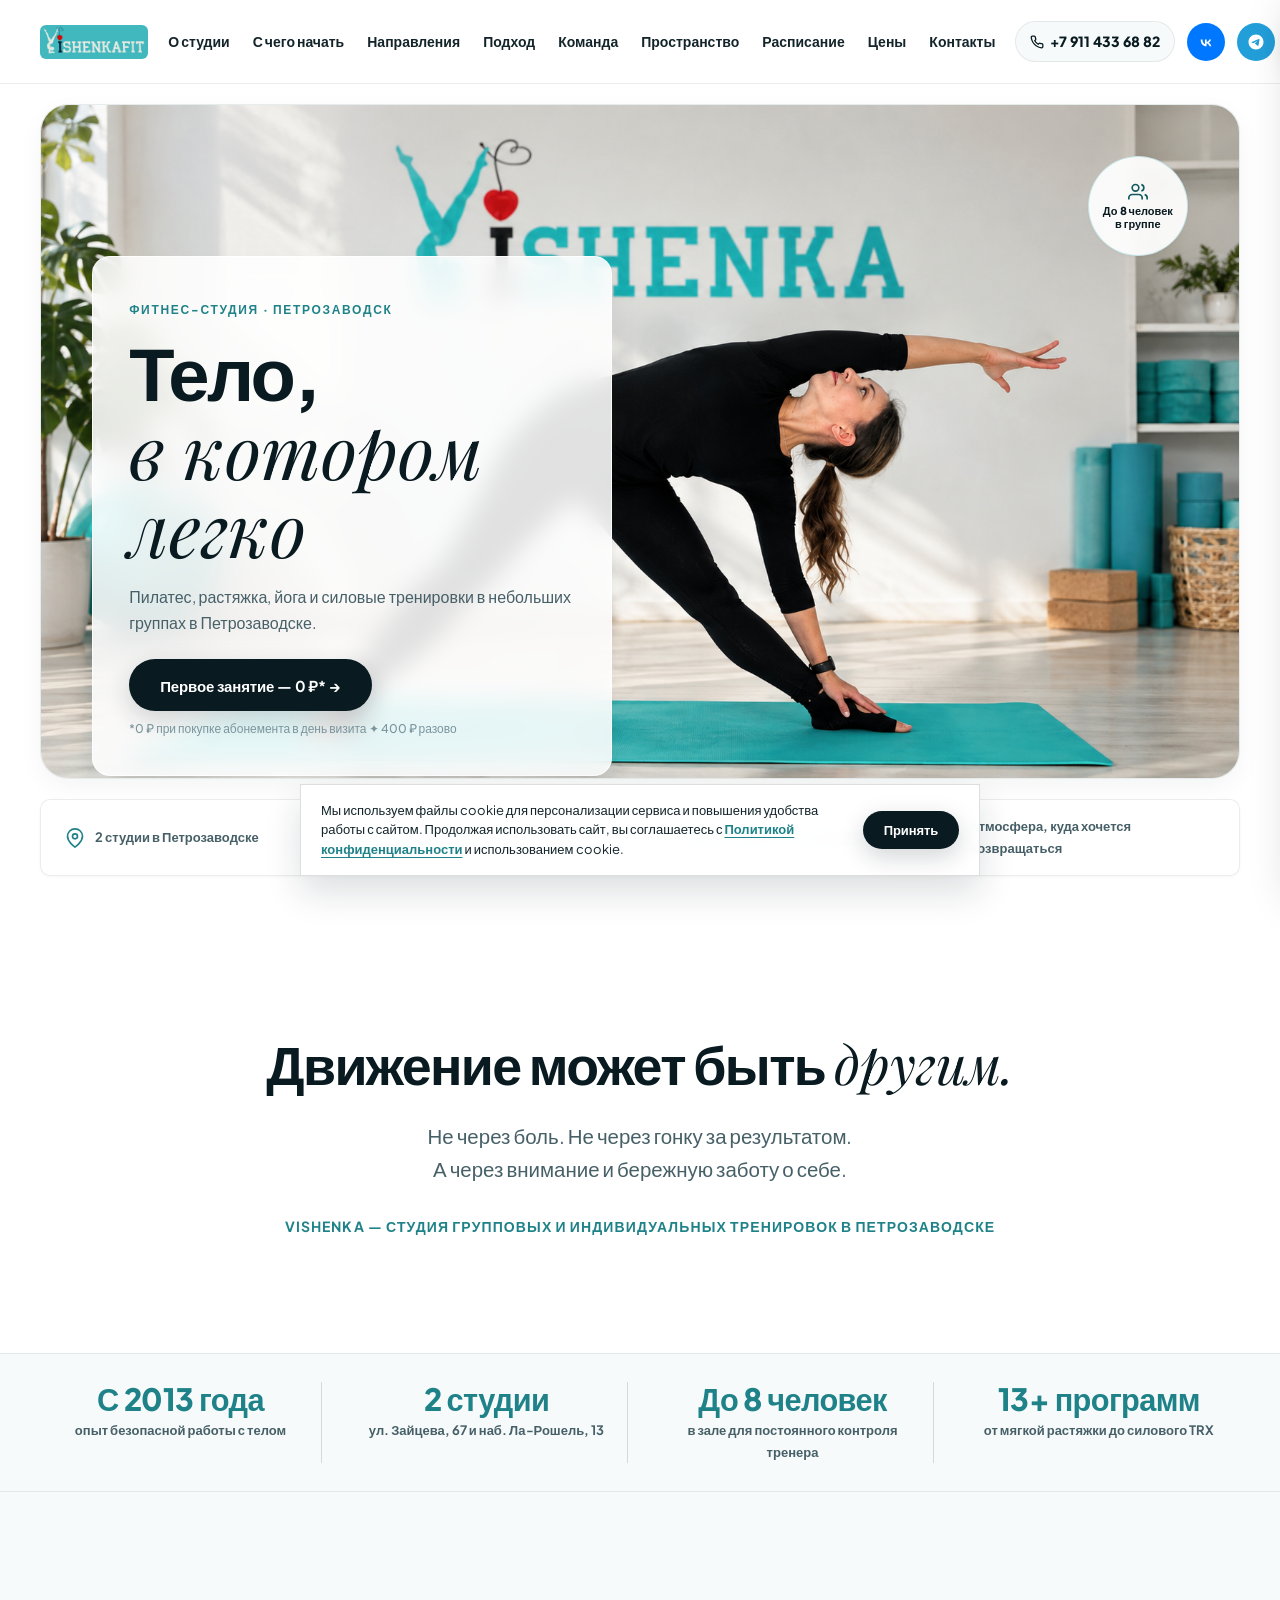
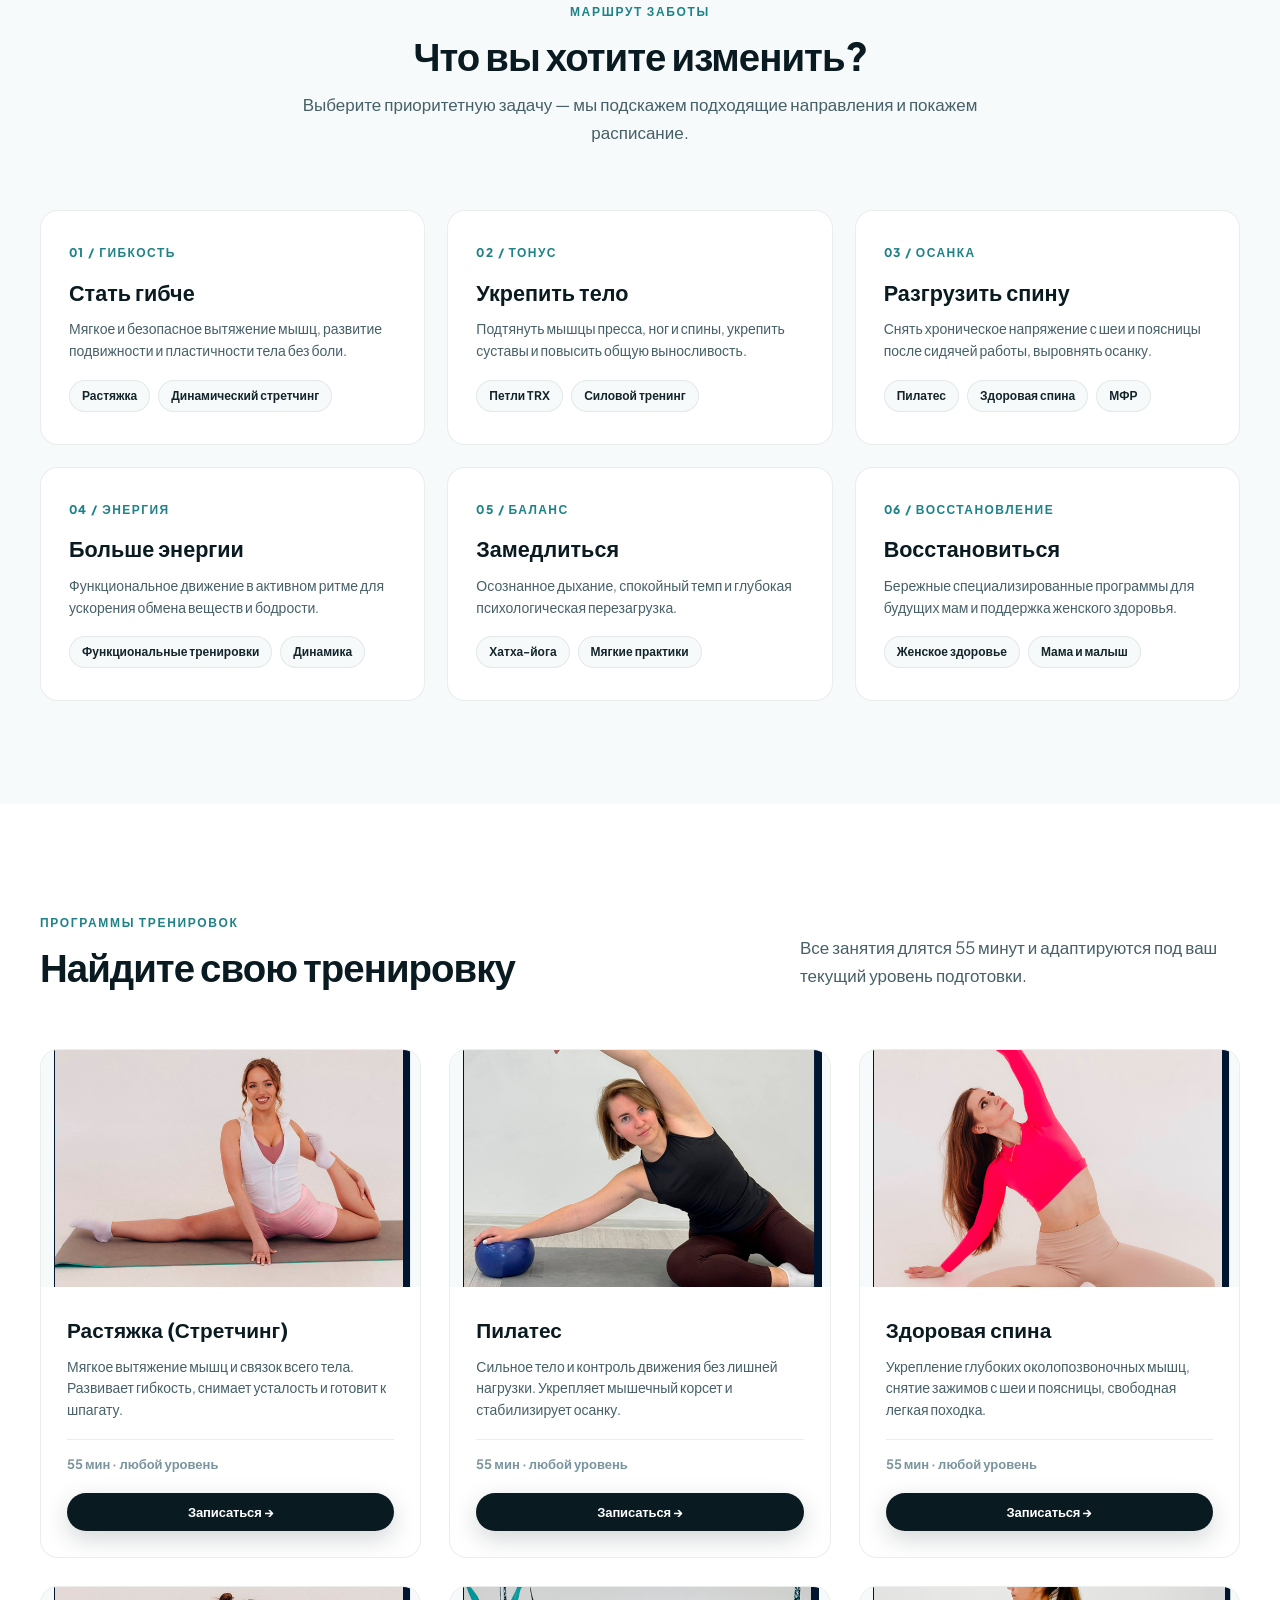
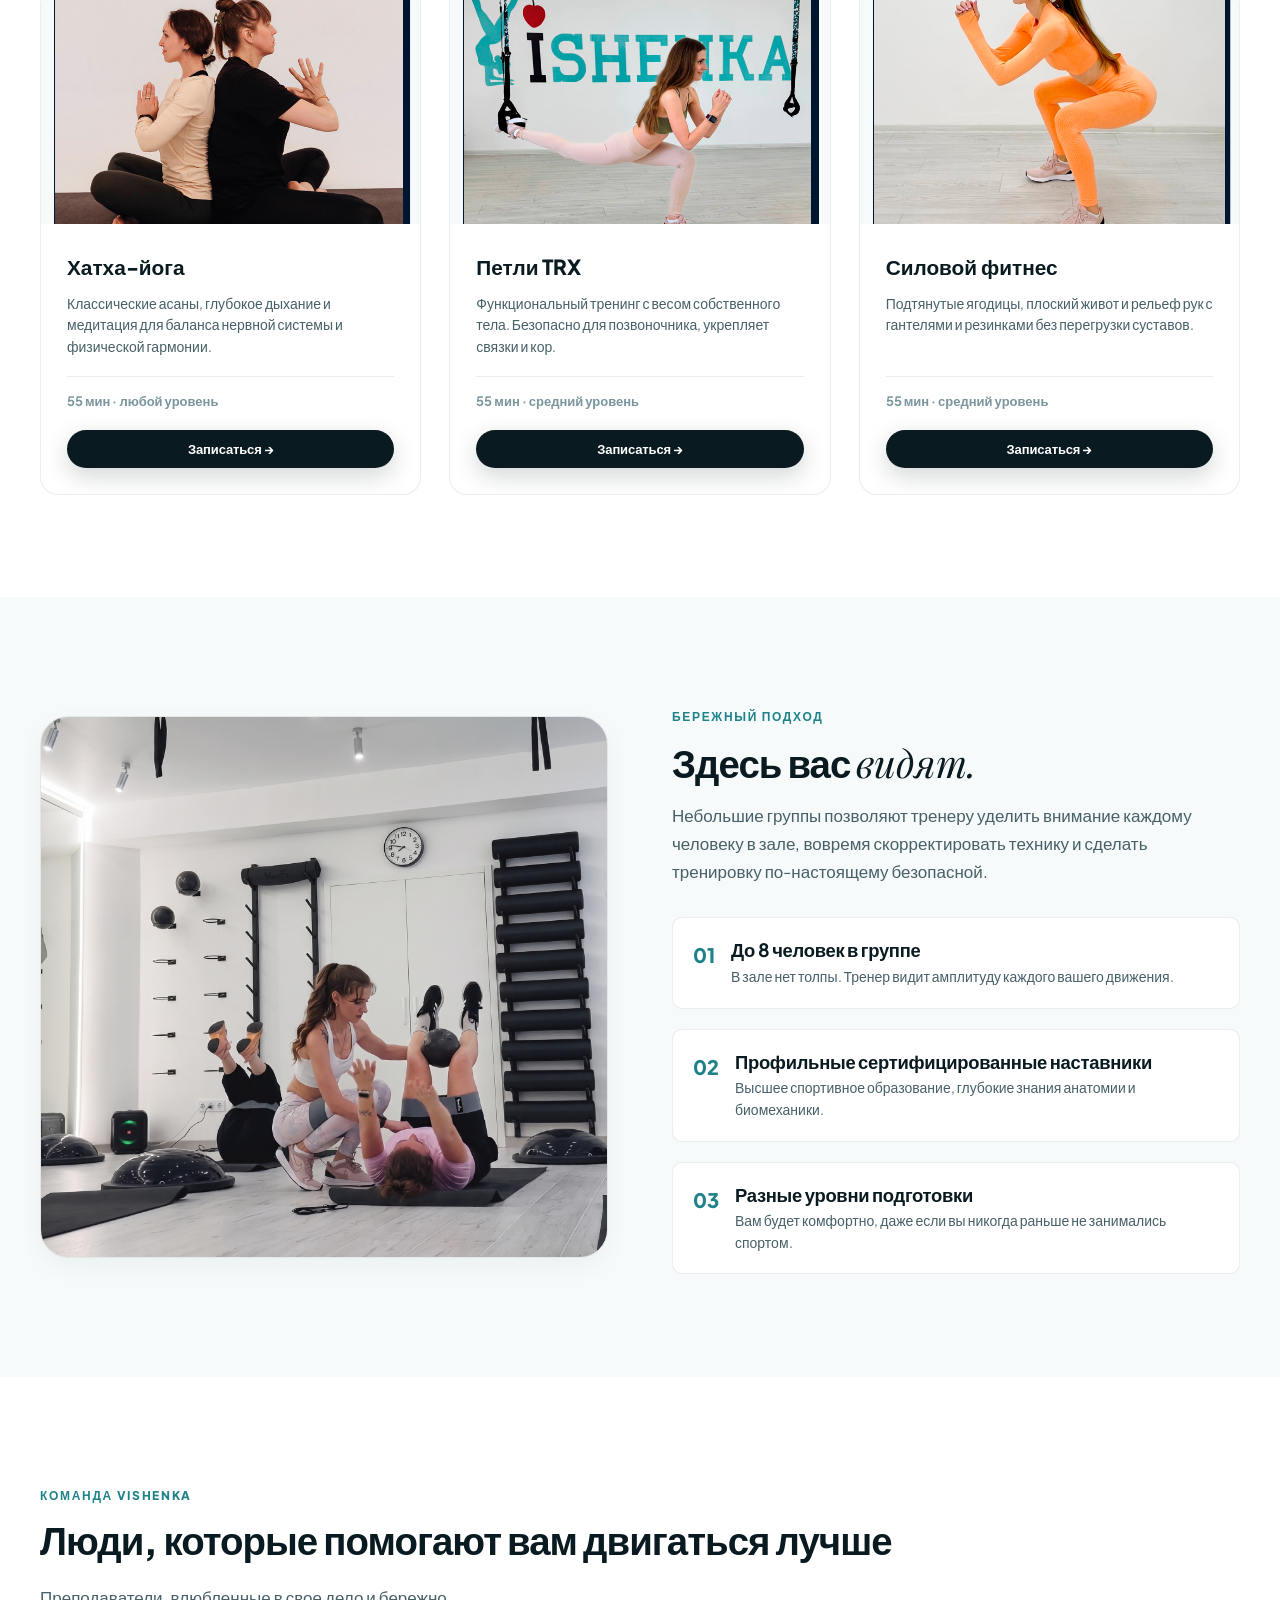
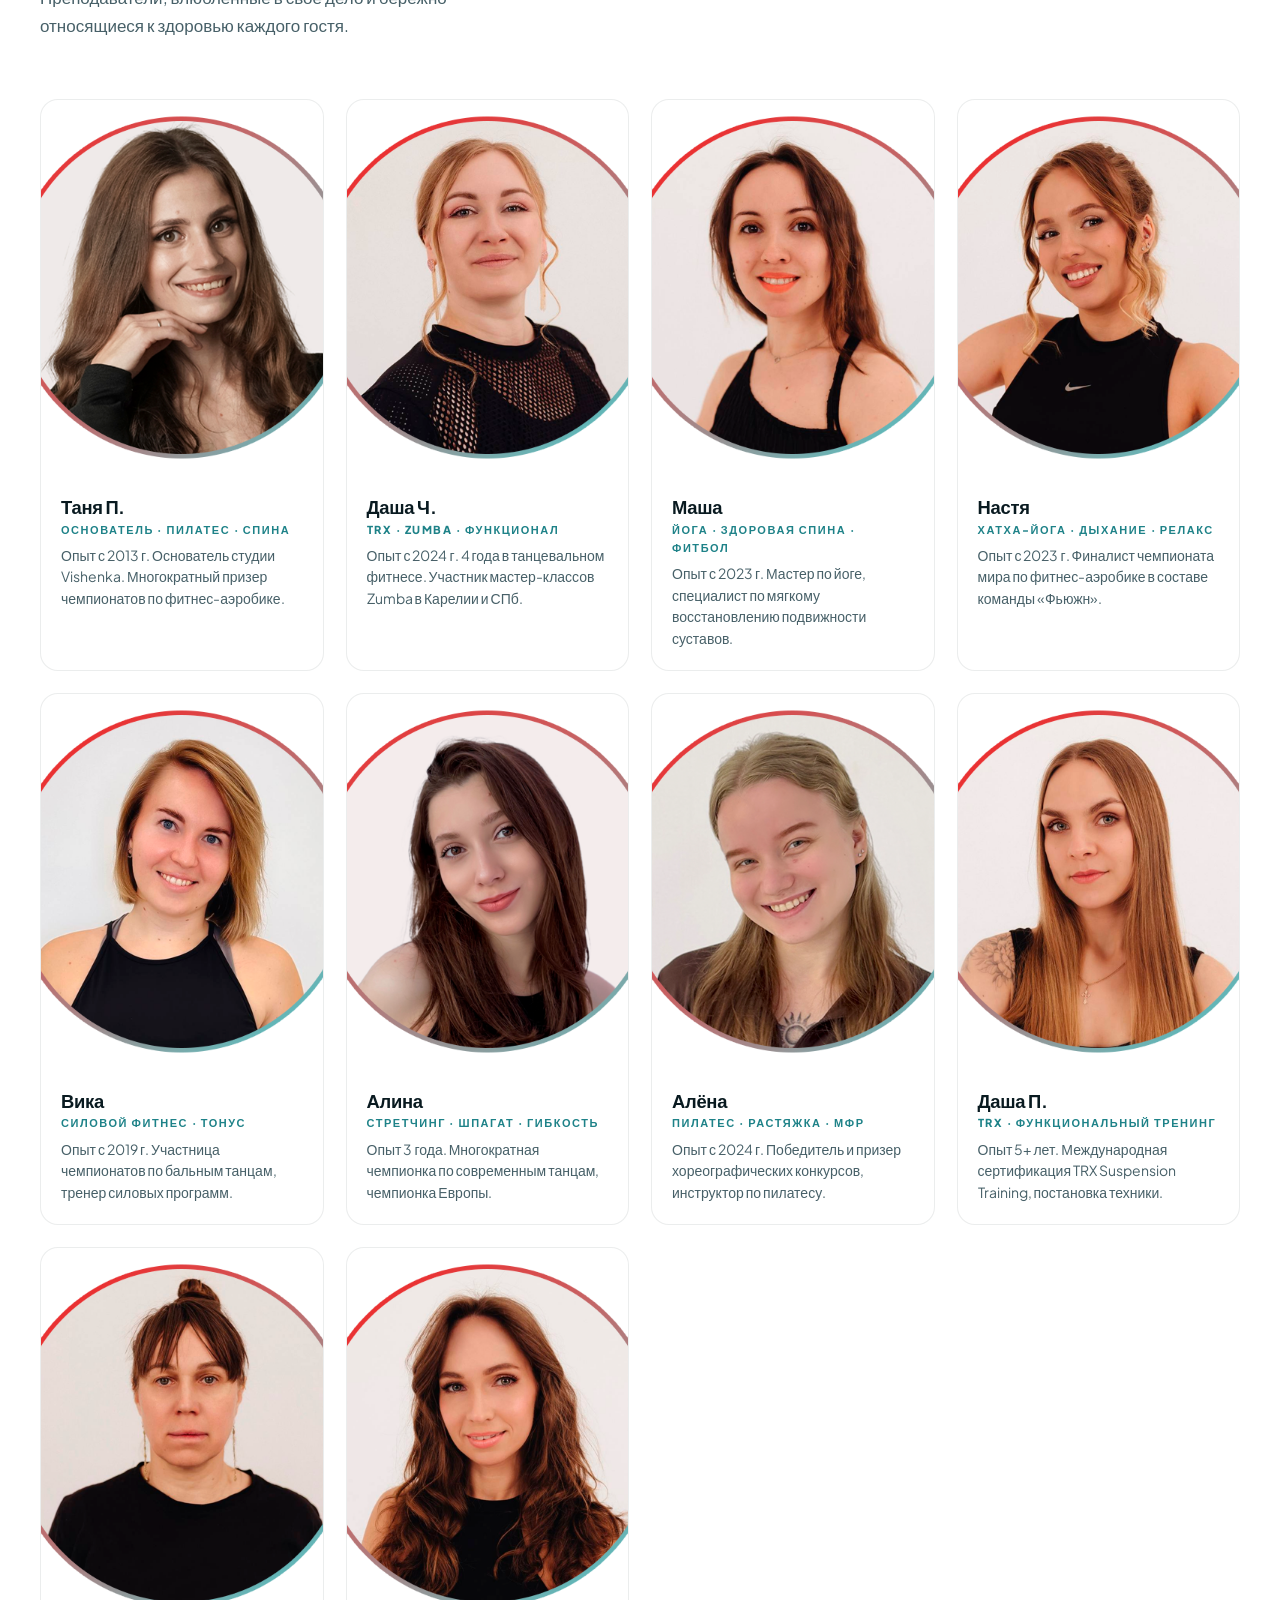
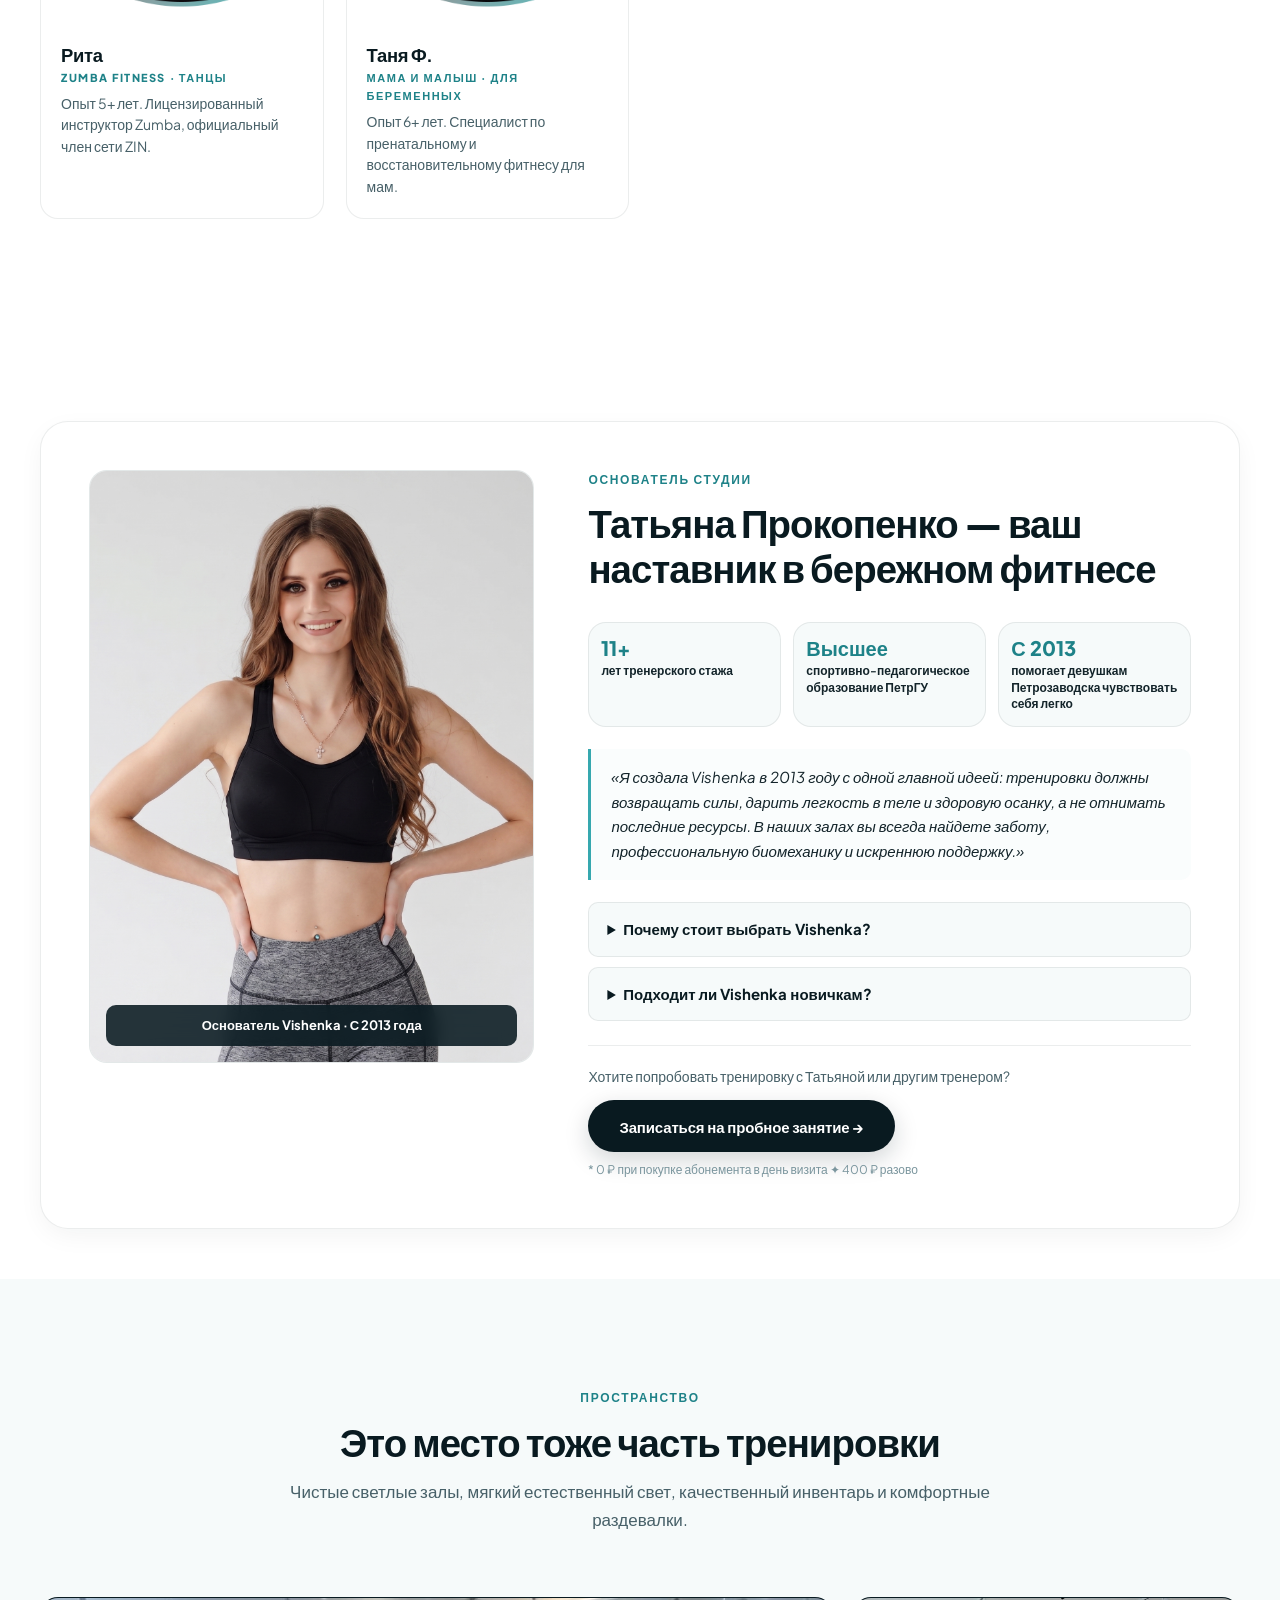
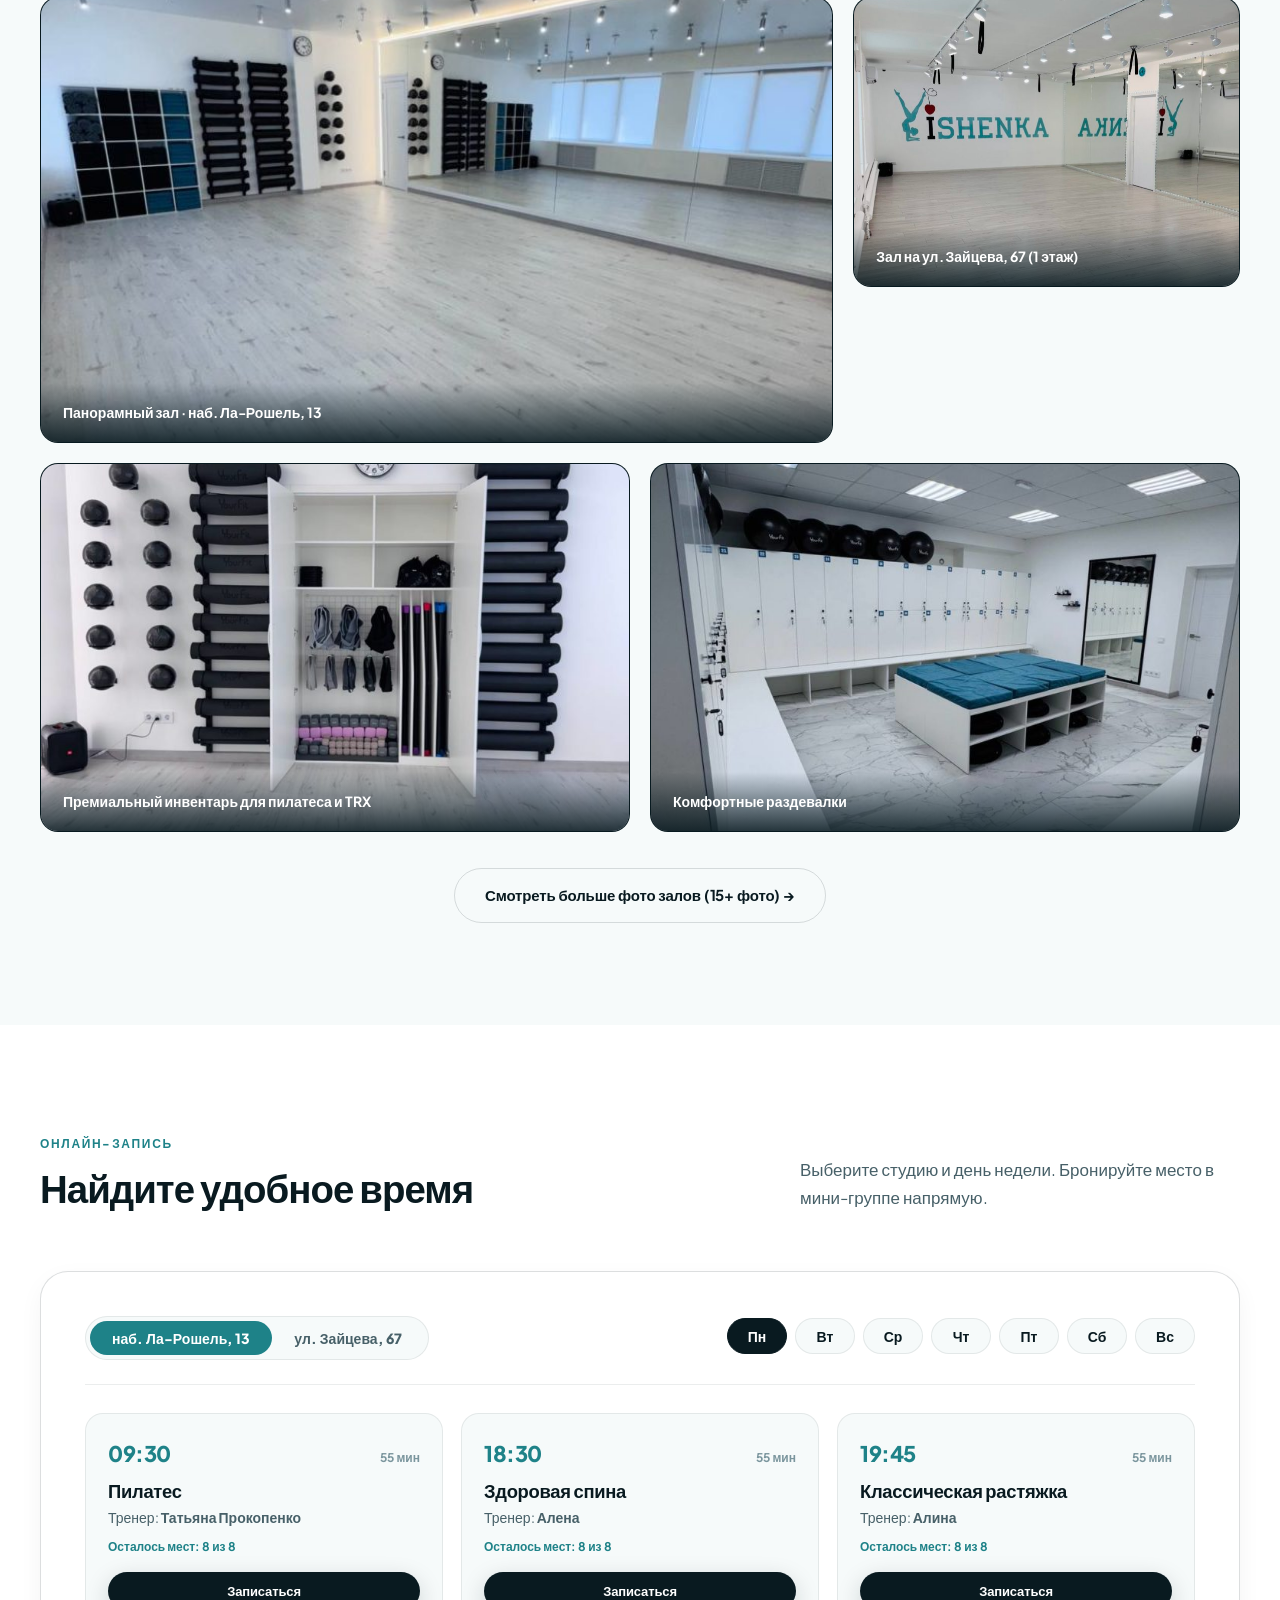
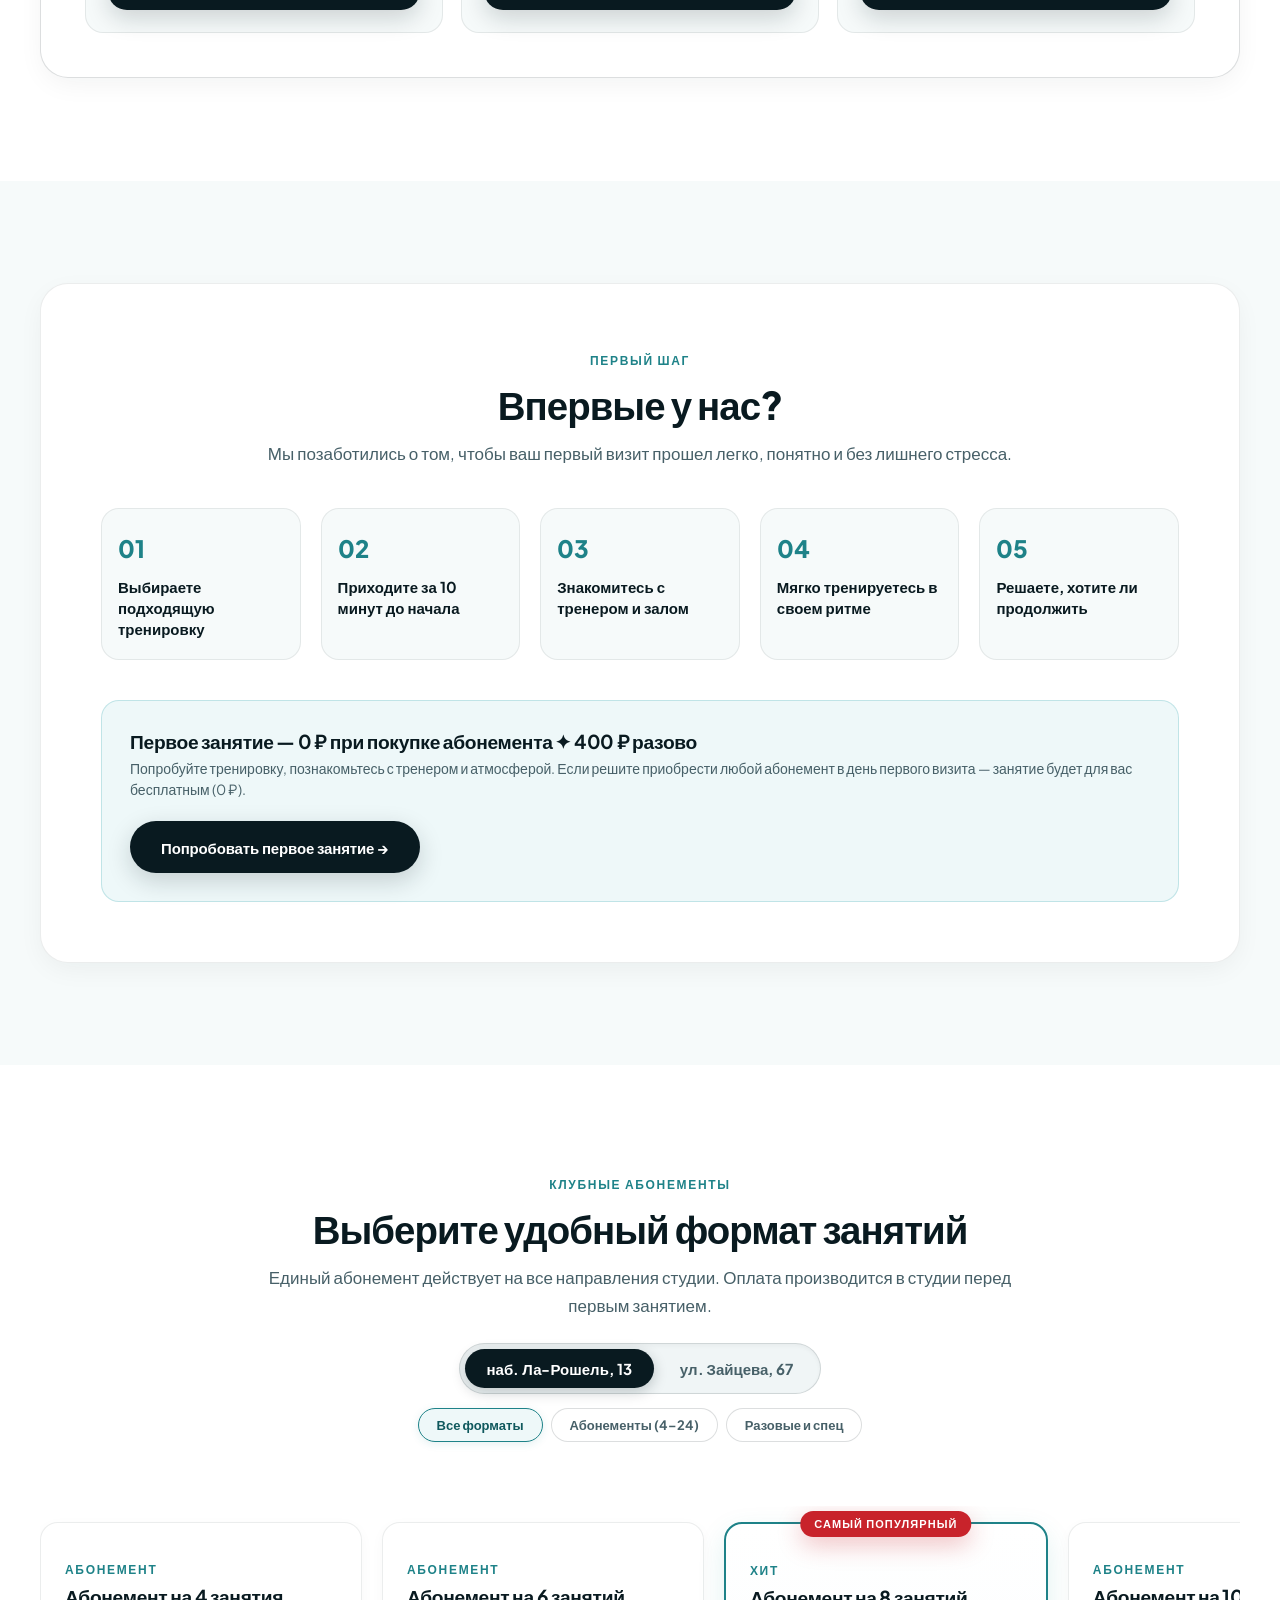
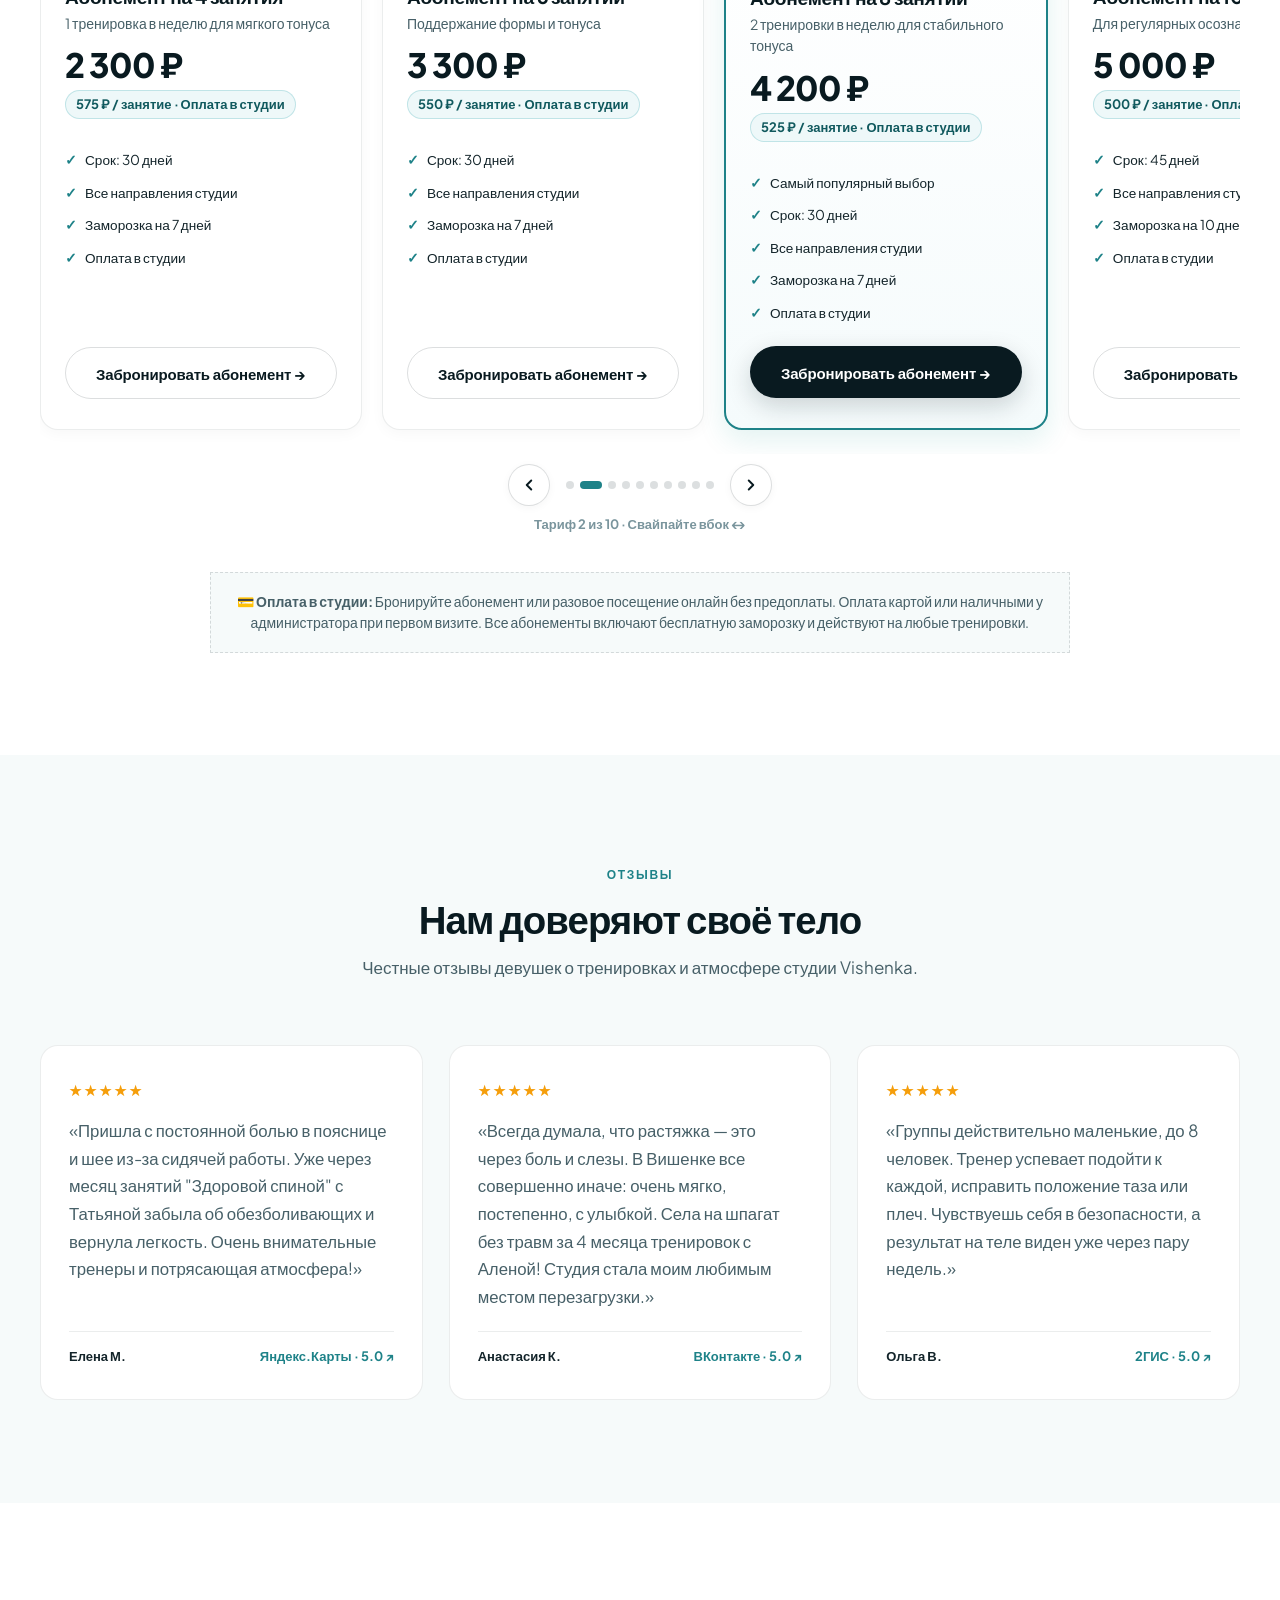
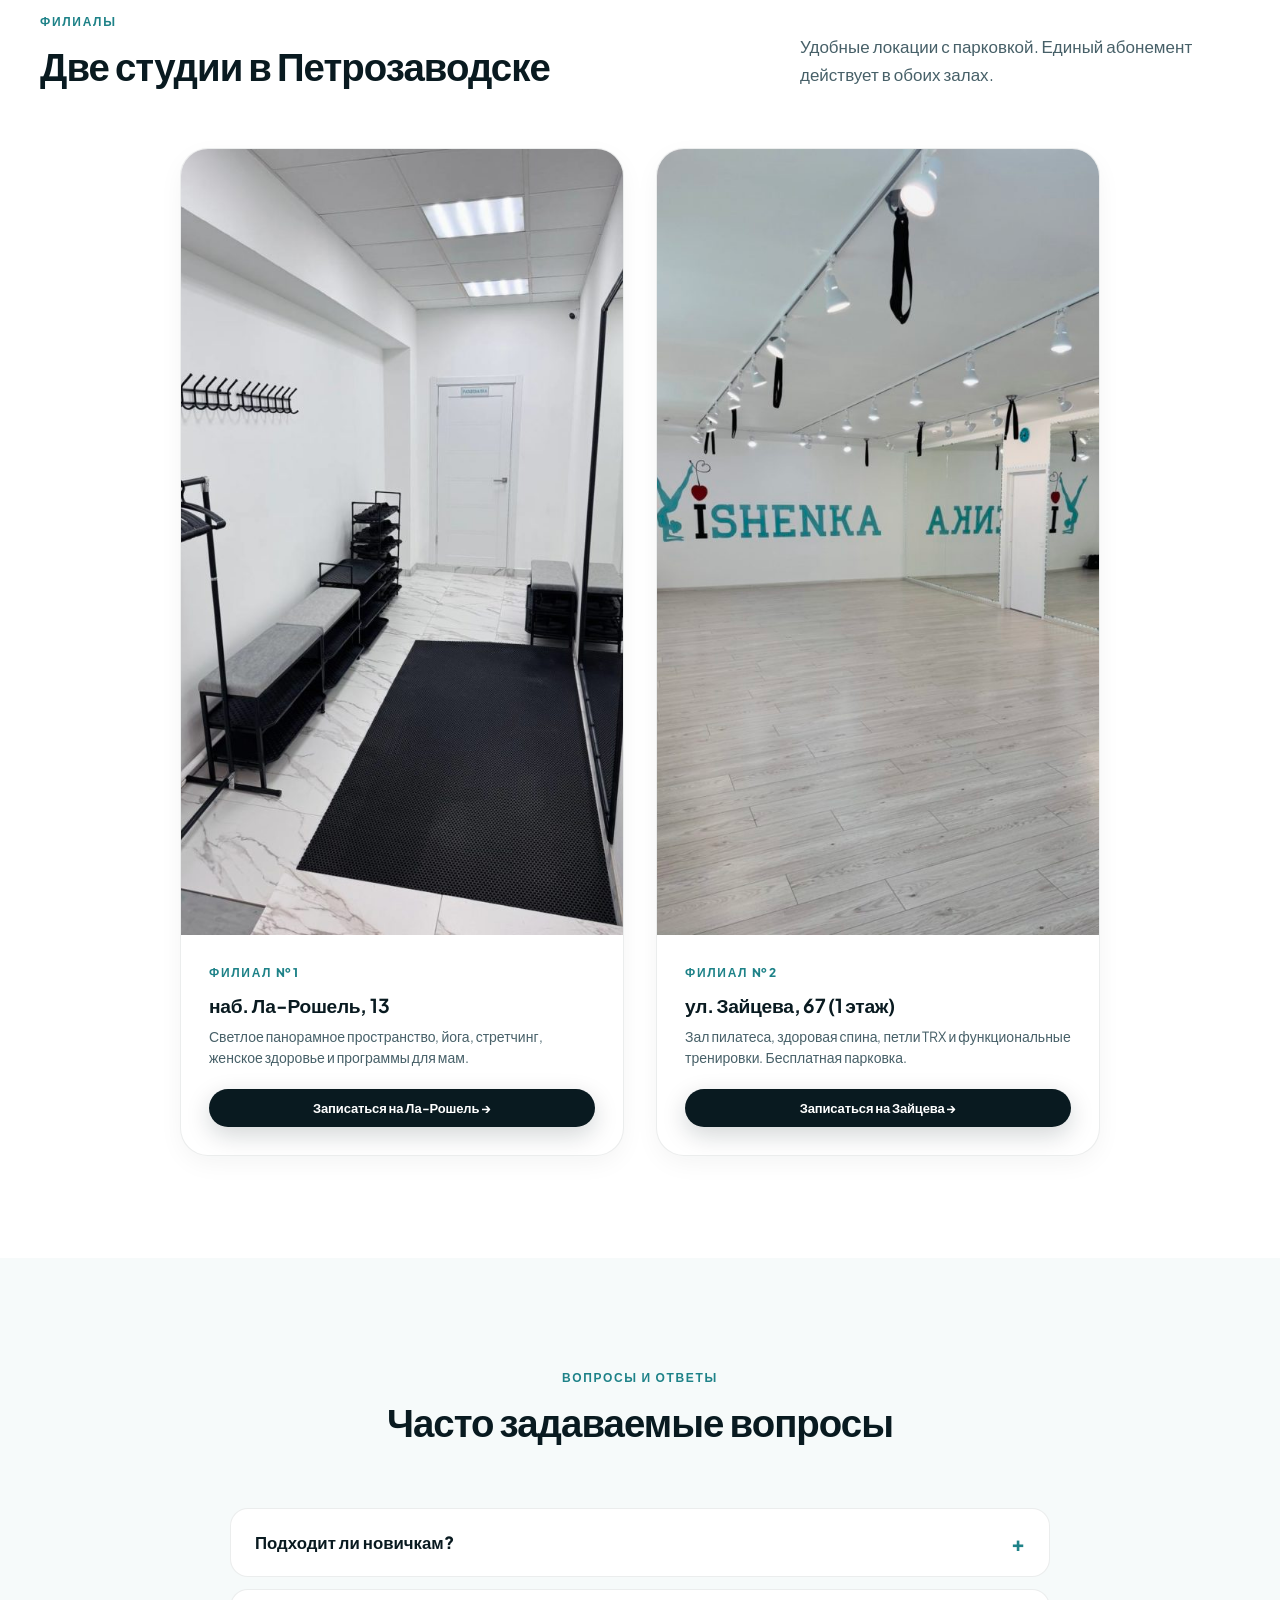
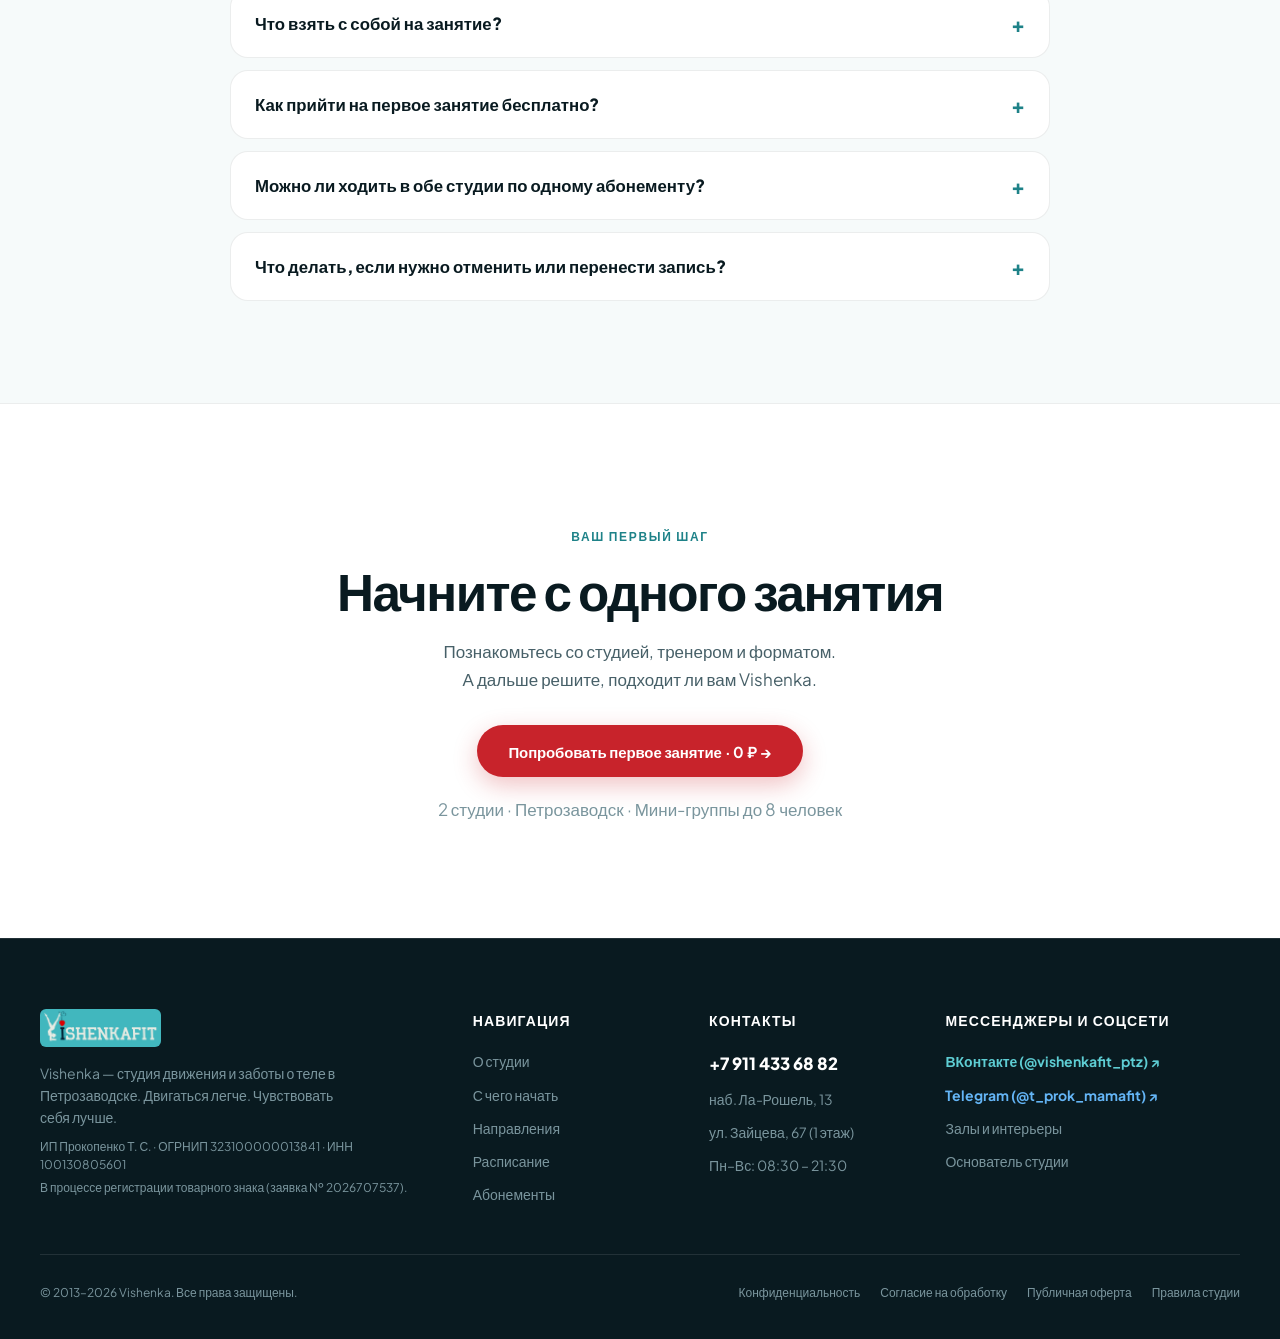
<file: index.html>
<!DOCTYPE html>
<html lang="ru">
<head>
  <meta charset="UTF-8">
  <meta name="viewport" content="width=device-width, initial-scale=1.0">
  <title>Vishenka — Студия движения и заботы о теле в Петрозаводске</title>
  <meta name="description" content="Vishenka — пространство, где движение становится частью заботы о себе. Пилатес, растяжка, йога, TRX, здоровая спина и силовые тренировки в мини-группах до 8 человек в Петрозаводске.">

  <!-- Favicons & App Icons (Поисковые системы, браузеры, закладки) -->
  <link rel="icon" type="image/x-icon" href="./favicon.ico">
  <link rel="icon" type="image/png" sizes="32x32" href="./assets/img/logo/favicon-32x32.png">
  <link rel="icon" type="image/png" sizes="16x16" href="./assets/img/logo/favicon-16x16.png">
  <link rel="apple-touch-icon" sizes="180x180" href="./assets/img/logo/apple-touch-icon.png">
  <meta name="theme-color" content="#E8EBE4">

  <!-- Open Graph & Social Media Previews (Telegram, VK, Viber, SMS) -->
  <meta property="og:title" content="Vishenka — Студия движения и заботы о теле">
  <meta property="og:description" content="Тело, в котором легко. Пространство бережного фитнеса, пилатеса, здоровой спины и растяжки в Петрозаводске.">
  <meta property="og:type" content="website">
  <meta property="og:url" content="https://vishenkaptz.ru/">
  <meta property="og:image" content="https://vishenkaptz.ru/assets/img/logo/og-image.jpg">
  <meta property="og:image:secure_url" content="https://vishenkaptz.ru/assets/img/logo/og-image.jpg">
  <meta property="og:image:type" content="image/jpeg">
  <meta property="og:image:width" content="1200">
  <meta property="og:image:height" content="630">
  <meta property="og:image:alt" content="Vishenka — Студия движения и заботы о теле">
  <meta property="og:site_name" content="Vishenka">
  <meta property="og:locale" content="ru_RU">

  <!-- Twitter & VK Sharing Cards -->
  <meta name="twitter:card" content="summary_large_image">
  <meta name="twitter:title" content="Vishenka — Студия движения и заботы о теле">
  <meta name="twitter:description" content="Тело, в котором легко. Пространство бережного фитнеса, пилатеса, здоровой спины и растяжки в Петрозаводске.">
  <meta name="twitter:image" content="https://vishenkaptz.ru/assets/img/logo/og-image.jpg">
  <meta name="vk:image" content="https://vishenkaptz.ru/assets/img/logo/og-image.jpg">

  <!-- Schema.org JSON-LD Structured Data (GEO & AI Engine Optimized) -->
  <script type="application/ld+json">
  {
    "@context": "https://schema.org",
    "@graph": [
      {
        "@type": "HealthClub",
        "@id": "https://vishenkaptz.ru/#organization",
        "name": "Vishenka",
        "alternateName": ["Фитнес-студия Vishenka", "Студия фитнеса Vishenka Петрозаводск"],
        "url": "https://vishenkaptz.ru/",
        "logo": "https://vishenkaptz.ru/assets/img/logo/icon-512.png",
        "image": "https://vishenkaptz.ru/assets/img/logo/og-image.jpg",
        "description": "Женская студия движения, пилатеса, растяжки, йоги, TRX и здоровой спины в Петрозаводске. Мини-группы до 8 человек, 2 филиала.",
        "telephone": "+79114336882",
        "priceRange": "400 - 4600 RUB",
        "founder": {
          "@type": "Person",
          "name": "Татьяна Прокопенко",
          "jobTitle": "Основатель и ведущий тренер",
          "alumniOf": "Петрозаводский государственный университет (ПетрГУ)",
          "knowsAbout": ["Пилатес", "Стретчинг", "Биомеханика", "Здоровая спина", "TRX", "Пренатальный фитнес", "Женский фитнес"]
        },
        "department": [
          {
            "@type": "ExerciseGym",
            "name": "Vishenka — Филиал на набережной",
            "address": {
              "@type": "PostalAddress",
              "streetAddress": "наб. Ла-Рошель, 13",
              "addressLocality": "Петрозаводск",
              "addressRegion": "Республика Карелия",
              "postalCode": "185035",
              "addressCountry": "RU"
            },
            "openingHours": "Mo-Su 08:30-21:30",
            "telephone": "+79114336882"
          },
          {
            "@type": "ExerciseGym",
            "name": "Vishenka — Филиал на Зайцева",
            "address": {
              "@type": "PostalAddress",
              "streetAddress": "ул. Зайцева, 67, 1 этаж",
              "addressLocality": "Петрозаводск",
              "addressRegion": "Республика Карелия",
              "postalCode": "185001",
              "addressCountry": "RU"
            },
            "openingHours": "Mo-Su 08:30-21:30",
            "telephone": "+79114336882"
          }
        ],
        "sameAs": [
          "https://vk.ru/vishenkafit_ptz",
          "https://t.me/t_prok_mamafit",
          "https://yandex.ru/maps/-/CTD5JG6W"
        ]
      },
      {
        "@type": "FAQPage",
        "mainEntity": [
          {
            "@type": "Question",
            "name": "Сколько стоит первое пробное занятие в студии Vishenka?",
            "acceptedAnswer": {
              "@type": "Answer",
              "text": "Первое пробное занятие стоит 0 рублей при покупке любого абонемента в день визита, либо 400 рублей при разовой оплате."
            }
          },
          {
            "@type": "Question",
            "name": "Где находятся студии Vishenka в Петрозаводске?",
            "acceptedAnswer": {
              "@type": "Answer",
              "text": "Студия имеет 2 филиала в Петрозаводске: наб. Ла-Рошель, 13 и ул. Зайцева, 67 (1 этаж). Единый абонемент действует в обоих залах."
            }
          },
          {
            "@type": "Question",
            "name": "Сколько человек занимается в группе?",
            "acceptedAnswer": {
              "@type": "Answer",
              "text": "Занятия проходят строго в мини-группах до 8 человек, что позволяет тренеру контролировать технику каждого упражнения."
            }
          },
          {
            "@type": "Question",
            "name": "Кто основатель студии Vishenka?",
            "acceptedAnswer": {
              "@type": "Answer",
              "text": "Основатель и ведущий тренер — Татьяна Прокопенко, выпускница института физкультуры ПетрГУ с тренерским стажем более 11 лет."
            }
          },
          {
            "@type": "Question",
            "name": "Подходят ли тренировки в Vishenka для новичков?",
            "acceptedAnswer": {
              "@type": "Answer",
              "text": "Да, более 70% гостей студии приходят без опыта. Тренеры бережно обучают технике, адаптируя нагрузку под индивидуальный уровень подготовки."
            }
          }
        ]
      }
    ]
  }
  </script>

  <!-- Google Fonts: Plus Jakarta Sans + Playfair Display -->
  <link rel="preconnect" href="https://fonts.googleapis.com">
  <link rel="preconnect" href="https://fonts.gstatic.com" crossorigin>
  <link href="https://fonts.googleapis.com/css2?family=Playfair+Display:ital,wght@1,400;1,600;1,700&family=Plus+Jakarta+Sans:ital,wght@0,400;0,500;0,600;0,700;0,800;1,400&display=swap" rel="stylesheet">

  <!-- Main Stylesheet -->
  <link rel="stylesheet" href="./assets/css/main.css">

  <!-- VK Open API for Community Messages Widget -->
  <script src="https://vk.ru/js/api/openapi.js?169" type="text/javascript"></script>
</head>
<body>

  <!-- ========================================================================
       00. HEADER
       ======================================================================== -->
  <header class="header" id="mainHeader">
    <div class="container header-inner">
      
      <!-- Brand Logo -->
      <a href="#hero" class="header-brand" aria-label="Vishenka Главная">
        <img src="./assets/img/logo/logo.jpg" alt="Vishenka — студия фитнеса и заботы о теле" class="header-brand-logo" width="160" height="40">
      </a>

      <!-- Desktop Nav -->
      <nav class="nav-desktop" aria-label="Основная навигация">
        <a href="#about" class="nav-link">О студии</a>
        <a href="#goals" class="nav-link">С чего начать</a>
        <a href="#programs" class="nav-link">Направления</a>
        <a href="#human" class="nav-link">Подход</a>
        <a href="#team" class="nav-link">Команда</a>
        <a href="#space" class="nav-link">Пространство</a>
        <a href="#schedule" class="nav-link">Расписание</a>
        <a href="#pricing" class="nav-link">Цены</a>
        <a href="#locations" class="nav-link">Контакты</a>
      </nav>

      <!-- Action Cluster -->
      <div class="header-actions">
        <a href="tel:+79114336882" class="header-phone-link" aria-label="Телефон для связи">
          <svg width="14" height="14" viewBox="0 0 24 24" fill="none" stroke="currentColor" stroke-width="2.2"><path d="M22 16.92v3a2 2 0 0 1-2.18 2 19.79 19.79 0 0 1-8.63-3.07 19.5 19.5 0 0 1-6-6 19.79 19.79 0 0 1-3.07-8.67A2 2 0 0 1 4.11 2h3a2 2 0 0 1 2 1.72 12.84 12.84 0 0 0 .7 2.81 2 2 0 0 1-.45 2.11L8.09 9.91a16 16 0 0 0 6 6l1.27-1.27a2 2 0 0 1 2.11-.45 12.84 12.84 0 0 0 2.81.7A2 2 0 0 1 22 16.92z"></path></svg>
          +7 911 433 68 82
        </a>

        <a href="https://vk.ru/vishenkafit_ptz" target="_blank" rel="noopener noreferrer" class="vk-action-btn" title="ВКонтакте">
          <svg width="18" height="18" viewBox="0 0 24 24" fill="currentColor"><path d="M12.7 17.5c-4.9 0-7.7-3.4-7.8-9h2.4c.1 4.1 1.9 5.8 3.3 6.2V8.5h2.3v3.5c1.4-.1 2.9-1.7 3.4-3.5h2.3c-.4 2.2-2 3.8-3.1 4.4 1.1.5 2.9 1.9 3.6 4.6h-2.5c-.7-2.1-2.3-3.6-3.8-3.8v3.8h-.1z"/></svg>
        </a>

        <a href="https://t.me/t_prok_mamafit" target="_blank" rel="noopener noreferrer" class="tg-action-btn" title="Telegram">
          <svg width="18" height="18" viewBox="0 0 24 24" fill="currentColor"><path d="M12 2C6.48 2 2 6.48 2 12s4.48 10 10 10 10-4.48 10-10S17.52 2 12 2zm4.64 6.8c-.15 1.58-.8 5.42-1.13 7.19-.14.75-.42 1-.68 1.03-.58.05-1.02-.38-1.58-.75-.88-.58-1.38-.94-2.23-1.5-.99-.65-.35-1.01.22-1.59.15-.15 2.71-2.48 2.76-2.69a.2.2 0 00-.05-.18c-.06-.05-.14-.03-.21-.02-.09.02-1.49.95-4.22 2.79-.4.27-.76.41-1.08.4-.36-.01-1.04-.2-1.55-.37-.63-.2-1.12-.31-1.08-.66.02-.18.27-.36.75-.55 2.92-1.27 4.86-2.11 5.83-2.51 2.78-1.16 3.35-1.36 3.73-1.36.08 0 .27.02.39.12.1.08.13.19.14.27-.01.06.01.24 0 .39z"/></svg>
        </a>

        <button class="btn-pill btn-pill-dark btn-pill-sm" onclick="openBookingForSlot('Пробное занятие', 'Любой тренер', 'Удобное время', 'наб. Ла-Рошель, 13')">
          Записаться
        </button>

        <button class="burger-btn" id="burgerBtn" aria-label="Открыть мобильное меню">
          <span class="burger-line"></span>
          <span class="burger-line"></span>
          <span class="burger-line"></span>
        </button>
      </div>
    </div>
  </header>

  <!-- Mobile Drawer -->
  <div class="nav-mobile-overlay" id="navMobileOverlay"></div>
  <div class="nav-mobile-drawer" id="navMobileDrawer">
    <div>
      <div style="display: flex; align-items: center; justify-content: space-between; padding-bottom: 20px; border-bottom: 1px solid var(--hairline);">
        <img src="./assets/img/logo/logo.jpg" alt="Vishenka" width="136" height="34" style="height: 34px; width: auto;">
        <button class="modal-close-btn" id="navMobileClose" style="position: static;" aria-label="Закрыть">✕</button>
      </div>

      <nav class="nav-mobile-list">
        <a href="#about" class="nav-mobile-link">О студии</a>
        <a href="#goals" class="nav-mobile-link">С чего начать</a>
        <a href="#programs" class="nav-mobile-link">Направления</a>
        <a href="#human" class="nav-mobile-link">Подход</a>
        <a href="#team" class="nav-mobile-link">Команда</a>
        <a href="#space" class="nav-mobile-link">Пространство</a>
        <a href="#schedule" class="nav-mobile-link">Расписание</a>
        <a href="#pricing" class="nav-mobile-link">Цены</a>
        <a href="#locations" class="nav-mobile-link">Контакты</a>
      </nav>
    </div>

    <div>
      <div style="display: flex; justify-content: center; gap: 12px; margin-bottom: 16px;">
        <a href="https://vk.ru/vishenkafit_ptz" target="_blank" rel="noopener noreferrer" class="vk-action-btn" title="VK">
          <svg width="18" height="18" viewBox="0 0 24 24" fill="currentColor"><path d="M12.7 17.5c-4.9 0-7.7-3.4-7.8-9h2.4c.1 4.1 1.9 5.8 3.3 6.2V8.5h2.3v3.5c1.4-.1 2.9-1.7 3.4-3.5h2.3c-.4 2.2-2 3.8-3.1 4.4 1.1.5 2.9 1.9 3.6 4.6h-2.5c-.7-2.1-2.3-3.6-3.8-3.8v3.8h-.1z"/></svg>
        </a>
        <a href="https://t.me/t_prok_mamafit" target="_blank" rel="noopener noreferrer" class="tg-action-btn" title="Telegram">
          <svg width="18" height="18" viewBox="0 0 24 24" fill="currentColor"><path d="M12 2C6.48 2 2 6.48 2 12s4.48 10 10 10 10-4.48 10-10S17.52 2 12 2zm4.64 6.8c-.15 1.58-.8 5.42-1.13 7.19-.14.75-.42 1-.68 1.03-.58.05-1.02-.38-1.58-.75-.88-.58-1.38-.94-2.23-1.5-.99-.65-.35-1.01.22-1.59.15-.15 2.71-2.48 2.76-2.69a.2.2 0 00-.05-.18c-.06-.05-.14-.03-.21-.02-.09.02-1.49.95-4.22 2.79-.4.27-.76.41-1.08.4-.36-.01-1.04-.2-1.55-.37-.63-.2-1.12-.31-1.08-.66.02-.18.27-.36.75-.55 2.92-1.27 4.86-2.11 5.83-2.51 2.78-1.16 3.35-1.36 3.73-1.36.08 0 .27.02.39.12.1.08.13.19.14.27-.01.06.01.24 0 .39z"/></svg>
        </a>
      </div>
      <a href="tel:+79114336882" style="display: block; font-weight: 800; color: var(--color-turquoise-dark); font-size: 1.1rem; margin-bottom: 14px; text-align: center;">
        +7 911 433 68 82
      </a>
      <button class="btn-pill btn-pill-dark" style="width: 100%;" onclick="openBookingForSlot('Пробное занятие', 'Любой тренер', 'Удобное время', 'наб. Ла-Рошель, 13')">
        Записаться на занятие
      </button>
    </div>
  </div>

  <main>
    <!-- ========================================================================
         01. HERO — «ТЕЛО, В КОТОРОМ ЛЕГКО» (Визуальный центр всего сайта)
         ======================================================================== -->
    <section class="hero-stage" id="hero">
      <div class="container">
        
        <div class="hero-poster-canvas">
          <!-- Authentic Brand Asset Photo -->
          <img src="./assets/img/hero.png" alt="Vishenka — Студия движения и заботы о теле в Петрозаводске" class="hero-backdrop-img">

          <!-- Content Overlay Layer -->
          <div class="hero-content-overlay">
            
            <!-- Top Row: Badge -->
            <div class="hero-top-row">
              <div class="hero-badge-circle">
                <svg class="hero-badge-circle-icon" viewBox="0 0 24 24" fill="none" stroke="currentColor" stroke-width="2"><path d="M17 21v-2a4 4 0 0 0-4-4H5a4 4 0 0 0-4 4v2"></path><circle cx="9" cy="7" r="4"></circle><path d="M23 21v-2a4 4 0 0 0-3-3.87"></path><path d="M16 3.13a4 4 0 0 1 0 7.75"></path></svg>
                <span class="hero-badge-circle-text">До 8 человек<br>в группе</span>
              </div>
            </div>

            <!-- Bottom Left: Editorial Title + CTA -->
            <div class="hero-editorial-block">
              <span class="t-label hero-eyebrow-label" style="margin-bottom: 12px; display: inline-flex;">Фитнес-студия · Петрозаводск</span>
              <h1 class="t-display-hero">
                Тело,<br>
                <span class="serif-italic">в котором легко</span>
              </h1>
              <p class="hero-subline">
                Пилатес, растяжка, йога и силовые тренировки в небольших группах в Петрозаводске.
              </p>
              <div style="display: flex; flex-direction: column; gap: 8px; align-items: flex-start;" class="hero-cta-wrapper">
                <button class="btn-pill btn-pill-dark" onclick="openBookingForSlot('Первое занятие', 'Любой тренер', 'Удобное время', 'наб. Ла-Рошель, 13')">
                  Первое занятие — 0 ₽* →
                </button>
                <span class="hero-footnote-text" style="font-size: 0.75rem; color: var(--color-ink-dim); font-weight: 500;">
                  *0 ₽ при покупке абонемента в день визита ✦ 400 ₽ разово
                </span>
              </div>
            </div>

          </div>
        </div>

        <!-- Hero Bottom Trust Strip -->
        <div class="hero-trust-bar-bottom">
          <div class="hero-trust-item">
            <span class="hero-trust-item-icon" aria-hidden="true">
              <svg viewBox="0 0 24 24" fill="none" stroke="currentColor" stroke-width="2" stroke-linecap="round" stroke-linejoin="round"><path d="M21 10c0 7-9 13-9 13s-9-6-9-13a9 9 0 0 1 18 0z"></path><circle cx="12" cy="10" r="3"></circle></svg>
            </span>
            <span>2 студии в Петрозаводске</span>
          </div>
          <div class="hero-trust-item">
            <span class="hero-trust-item-icon" aria-hidden="true">
              <svg viewBox="0 0 24 24" fill="none" stroke="currentColor" stroke-width="2" stroke-linecap="round" stroke-linejoin="round"><rect x="3" y="4" width="18" height="18" rx="2" ry="2"></rect><line x1="16" y1="2" x2="16" y2="6"></line><line x1="8" y1="2" x2="8" y2="6"></line><line x1="3" y1="10" x2="21" y2="10"></line></svg>
            </span>
            <span>С 2013 года в городе</span>
          </div>
          <div class="hero-trust-item">
            <span class="hero-trust-item-icon" aria-hidden="true">
              <svg viewBox="0 0 24 24" fill="none" stroke="currentColor" stroke-width="2" stroke-linecap="round" stroke-linejoin="round"><path d="M20.84 4.61a5.5 5.5 0 0 0-7.78 0L12 5.67l-1.06-1.06a5.5 5.5 0 0 0-7.78 7.78l1.06 1.06L12 21.23l7.78-7.78 1.06-1.06a5.5 5.5 0 0 0 0-7.78z"></path></svg>
            </span>
            <span>Забота о вашем теле и движении</span>
          </div>
          <div class="hero-trust-item">
            <span class="hero-trust-item-icon" aria-hidden="true">
              <svg viewBox="0 0 24 24" fill="none" stroke="currentColor" stroke-width="2" stroke-linecap="round" stroke-linejoin="round"><path d="M12 2L15.09 8.26L22 9.27L17 14.14L18.18 21.02L12 17.77L5.82 21.02L7 14.14L2 9.27L8.91 8.26L12 2Z"></path></svg>
            </span>
            <span>Атмосфера, куда хочется возвращаться</span>
          </div>
        </div>

      </div>
    </section>

    <!-- ========================================================================
         02. BRAND STATEMENT (Эмоциональная пауза после Hero)
         ======================================================================== -->
    <section class="statement-section" id="about">
      <div class="container container-statement">
        <h2 class="statement-h2">
          Движение может быть <span class="serif-italic">другим.</span>
        </h2>
        <p class="statement-lead-text">
          Не через боль. Не через гонку за результатом.<br>
          А через внимание и бережную заботу о себе.
        </p>
        <p class="statement-footnote">
          Vishenka — студия групповых и индивидуальных тренировок в Петрозаводске
        </p>
      </div>
    </section>

    <!-- ========================================================================
         03. FACTUAL TRUST BAR (Быстрые точные доказательства)
         ======================================================================== -->
    <section class="factual-trust-section">
      <div class="container">
        <div class="factual-grid">
          <div class="factual-item">
            <div class="factual-num">С 2013 года</div>
            <div class="factual-label">опыт безопасной работы с телом</div>
          </div>
          <div class="factual-item">
            <div class="factual-num">2 студии</div>
            <div class="factual-label">ул. Зайцева, 67 и наб. Ла-Рошель, 13</div>
          </div>
          <div class="factual-item">
            <div class="factual-num">До 8 человек</div>
            <div class="factual-label">в зале для постоянного контроля тренера</div>
          </div>
          <div class="factual-item">
            <div class="factual-num">13+ программ</div>
            <div class="factual-label">от мягкой растяжки до силового TRX</div>
          </div>
        </div>
      </div>
    </section>

    <!-- ========================================================================
         04. UX GOAL ROUTER («Что вы хотите изменить?»)
         ======================================================================== -->
    <section class="section section-alt" id="goals">
      <div class="container">
        
        <div class="section-header-center">
          <span class="t-label">Маршрут заботы</span>
          <h2 class="t-h2" style="margin-top: 10px; margin-bottom: 12px;">
            Что вы хотите изменить?
          </h2>
          <p class="t-lead">
            Выберите приоритетную задачу — мы подскажем подходящие направления и покажем расписание.
          </p>
        </div>

        <div class="goals-grid-6">
          
          <!-- Goal 1 -->
          <div class="goal-ux-card" data-target-category="stretching">
            <div>
              <div class="goal-ux-index">01 / Гибкость</div>
              <h3 class="goal-ux-title">Стать гибче</h3>
              <p class="t-body-sm">
                Мягкое и безопасное вытяжение мышц, развитие подвижности и пластичности тела без боли.
              </p>
            </div>
            <div class="goal-ux-tags">
              <span class="goal-ux-tag">Растяжка</span>
              <span class="goal-ux-tag">Динамический стретчинг</span>
            </div>
          </div>

          <!-- Goal 2 -->
          <div class="goal-ux-card" data-target-category="power">
            <div>
              <div class="goal-ux-index">02 / Тонус</div>
              <h3 class="goal-ux-title">Укрепить тело</h3>
              <p class="t-body-sm">
                Подтянуть мышцы пресса, ног и спины, укрепить суставы и повысить общую выносливость.
              </p>
            </div>
            <div class="goal-ux-tags">
              <span class="goal-ux-tag">Петли TRX</span>
              <span class="goal-ux-tag">Силовой тренинг</span>
            </div>
          </div>

          <!-- Goal 3 -->
          <div class="goal-ux-card" data-target-category="spine">
            <div>
              <div class="goal-ux-index">03 / Осанка</div>
              <h3 class="goal-ux-title">Разгрузить спину</h3>
              <p class="t-body-sm">
                Снять хроническое напряжение с шеи и поясницы после сидячей работы, выровнять осанку.
              </p>
            </div>
            <div class="goal-ux-tags">
              <span class="goal-ux-tag">Пилатес</span>
              <span class="goal-ux-tag">Здоровая спина</span>
              <span class="goal-ux-tag">МФР</span>
            </div>
          </div>

          <!-- Goal 4 -->
          <div class="goal-ux-card" data-target-category="power">
            <div>
              <div class="goal-ux-index">04 / Энергия</div>
              <h3 class="goal-ux-title">Больше энергии</h3>
              <p class="t-body-sm">
                Функциональное движение в активном ритме для ускорения обмена веществ и бодрости.
              </p>
            </div>
            <div class="goal-ux-tags">
              <span class="goal-ux-tag">Функциональные тренировки</span>
              <span class="goal-ux-tag">Динамика</span>
            </div>
          </div>

          <!-- Goal 5 -->
          <div class="goal-ux-card" data-target-category="yoga">
            <div>
              <div class="goal-ux-index">05 / Баланс</div>
              <h3 class="goal-ux-title">Замедлиться</h3>
              <p class="t-body-sm">
                Осознанное дыхание, спокойный темп и глубокая психологическая перезагрузка.
              </p>
            </div>
            <div class="goal-ux-tags">
              <span class="goal-ux-tag">Хатха-йога</span>
              <span class="goal-ux-tag">Мягкие практики</span>
            </div>
          </div>

          <!-- Goal 6 -->
          <div class="goal-ux-card" data-target-category="women">
            <div>
              <div class="goal-ux-index">06 / Восстановление</div>
              <h3 class="goal-ux-title">Восстановиться</h3>
              <p class="t-body-sm">
                Бережные специализированные программы для будущих мам и поддержка женского здоровья.
              </p>
            </div>
            <div class="goal-ux-tags">
              <span class="goal-ux-tag">Женское здоровье</span>
              <span class="goal-ux-tag">Мама и малыш</span>
            </div>
          </div>

        </div>

      </div>
    </section>

    <!-- ========================================================================
         05. POPULAR PROGRAMS (6 Основных направлений)
         ======================================================================== -->
    <section class="section" id="programs">
      <div class="container">
        
        <div class="section-header-split">
          <div>
            <span class="t-label">Программы тренировок</span>
            <h2 class="t-h2" style="margin-top: 10px;">
              Найдите свою тренировку
            </h2>
          </div>
          <p class="t-lead" style="max-width: 440px;">
            Все занятия длятся 55 минут и адаптируются под ваш текущий уровень подготовки.
          </p>
        </div>

        <div class="programs-grid-6">
          
          <!-- Program 1 -->
          <div class="program-card-editorial">
            <div class="program-img-frame">
              <img src="./assets/img/programs/stretching.png" alt="Классическая растяжка и стретчинг студия Vishenka Петрозаводск" width="600" height="400" loading="lazy">
            </div>
            <div class="program-editorial-body">
              <h3 class="program-editorial-title">Растяжка (Стретчинг)</h3>
              <p class="t-body-sm" style="margin-bottom: 18px;">
                Мягкое вытяжение мышц и связок всего тела. Развивает гибкость, снимает усталость и готовит к шпагату.
              </p>
              <div class="program-editorial-meta">
                <span>55 мин · любой уровень</span>
              </div>
              <div style="display: flex; gap: 10px; margin-top: 18px;">
                <button class="btn-pill btn-pill-dark btn-pill-sm" style="width: 100%;" onclick="openBookingForSlot('Растяжка', 'Любой тренер', 'Удобное время', 'наб. Ла-Рошель, 13')">
                  Записаться →
                </button>
              </div>
            </div>
          </div>

          <!-- Program 2 -->
          <div class="program-card-editorial">
            <div class="program-img-frame">
              <img src="./assets/img/programs/pilates.png" alt="Пилатес для осанки и кора студия Vishenka Петрозаводск" width="600" height="400" loading="lazy">
            </div>
            <div class="program-editorial-body">
              <h3 class="program-editorial-title">Пилатес</h3>
              <p class="t-body-sm" style="margin-bottom: 18px;">
                Сильное тело и контроль движения без лишней нагрузки. Укрепляет мышечный корсет и стабилизирует осанку.
              </p>
              <div class="program-editorial-meta">
                <span>55 мин · любой уровень</span>
              </div>
              <div style="display: flex; gap: 10px; margin-top: 18px;">
                <button class="btn-pill btn-pill-dark btn-pill-sm" style="width: 100%;" onclick="openBookingForSlot('Пилатес', 'Любой тренер', 'Удобное время', 'ул. Зайцева, 67')">
                  Записаться →
                </button>
              </div>
            </div>
          </div>

          <!-- Program 3 -->
          <div class="program-card-editorial">
            <div class="program-img-frame">
              <img src="./assets/img/programs/healthy-spine.png" alt="Здоровая спина и снятие зажимов студия Vishenka Петрозаводск" width="600" height="400" loading="lazy">
            </div>
            <div class="program-editorial-body">
              <h3 class="program-editorial-title">Здоровая спина</h3>
              <p class="t-body-sm" style="margin-bottom: 18px;">
                Укрепление глубоких околопозвоночных мышц, снятие зажимов с шеи и поясницы, свободная легкая походка.
              </p>
              <div class="program-editorial-meta">
                <span>55 мин · любой уровень</span>
              </div>
              <div style="display: flex; gap: 10px; margin-top: 18px;">
                <button class="btn-pill btn-pill-dark btn-pill-sm" style="width: 100%;" onclick="openBookingForSlot('Здоровая спина', 'Любой тренер', 'Удобное время', 'ул. Зайцева, 67')">
                  Записаться →
                </button>
              </div>
            </div>
          </div>

          <!-- Program 4 -->
          <div class="program-card-editorial">
            <div class="program-img-frame">
              <img src="./assets/img/programs/yoga.png" alt="Хатха-йога и дыхательные практики студия Vishenka Петрозаводск" width="600" height="400" loading="lazy">
            </div>
            <div class="program-editorial-body">
              <h3 class="program-editorial-title">Хатха-йога</h3>
              <p class="t-body-sm" style="margin-bottom: 18px;">
                Классические асаны, глубокое дыхание и медитация для баланса нервной системы и физической гармонии.
              </p>
              <div class="program-editorial-meta">
                <span>55 мин · любой уровень</span>
              </div>
              <div style="display: flex; gap: 10px; margin-top: 18px;">
                <button class="btn-pill btn-pill-dark btn-pill-sm" style="width: 100%;" onclick="openBookingForSlot('Хатха-йога', 'Любой тренер', 'Удобное время', 'наб. Ла-Рошель, 13')">
                  Записаться →
                </button>
              </div>
            </div>
          </div>

          <!-- Program 5 -->
          <div class="program-card-editorial">
            <div class="program-img-frame">
              <img src="./assets/img/programs/trx.png" alt="Петли TRX функциональный тренинг студия Vishenka Петрозаводск" width="600" height="400" loading="lazy">
            </div>
            <div class="program-editorial-body">
              <h3 class="program-editorial-title">Петли TRX</h3>
              <p class="t-body-sm" style="margin-bottom: 18px;">
                Функциональный тренинг с весом собственного тела. Безопасно для позвоночника, укрепляет связки и кор.
              </p>
              <div class="program-editorial-meta">
                <span>55 мин · средний уровень</span>
              </div>
              <div style="display: flex; gap: 10px; margin-top: 18px;">
                <button class="btn-pill btn-pill-dark btn-pill-sm" style="width: 100%;" onclick="openBookingForSlot('Петли TRX', 'Любой тренер', 'Удобное время', 'ул. Зайцева, 67')">
                  Записаться →
                </button>
              </div>
            </div>
          </div>

          <!-- Program 6 -->
          <div class="program-card-editorial">
            <div class="program-img-frame">
              <img src="./assets/img/programs/strength-power.png" alt="Силовой фитнес и тонус студия Vishenka Петрозаводск" width="600" height="400" loading="lazy">
            </div>
            <div class="program-editorial-body">
              <h3 class="program-editorial-title">Силовой фитнес</h3>
              <p class="t-body-sm" style="margin-bottom: 18px;">
                Подтянутые ягодицы, плоский живот и рельеф рук с гантелями и резинками без перегрузки суставов.
              </p>
              <div class="program-editorial-meta">
                <span>55 мин · средний уровень</span>
              </div>
              <div style="display: flex; gap: 10px; margin-top: 18px;">
                <button class="btn-pill btn-pill-dark btn-pill-sm" style="width: 100%;" onclick="openBookingForSlot('Силовой фитнес', 'Любой тренер', 'Удобное время', 'ул. Зайцева, 67')">
                  Записаться →
                </button>
              </div>
            </div>
          </div>

        </div>

      </div>
    </section>

    <!-- ========================================================================
         06. HUMAN — «ЗДЕСЬ ВАС ВИДЯТ»
         ======================================================================== -->
    <section class="section section-alt" id="human">
      <div class="container">
        
        <div class="human-grid">
          
          <div class="human-photo-frame">
            <img src="./assets/img/gentle-approach.jpg" alt="Бережный подход к движению и забота о теле в студии Vishenka Петрозаводск" class="human-photo-img" width="600" height="450" loading="lazy">
          </div>

          <div>
            <span class="t-label">Бережный подход</span>
            <h2 class="t-h2" style="margin-top: 12px; margin-bottom: 16px;">
              Здесь вас <span class="serif-italic">видят.</span>
            </h2>
            <p class="t-lead">
              Небольшие группы позволяют тренеру уделить внимание каждому человеку в зале, вовремя скорректировать технику и сделать тренировку по-настоящему безопасной.
            </p>

            <div class="human-proof-stack">
              <div class="human-proof-card">
                <div class="human-proof-num">01</div>
                <div>
                  <h3 class="t-h3" style="font-size: 1.15rem; margin-bottom: 4px;">До 8 человек в группе</h3>
                  <p class="t-body-sm">В зале нет толпы. Тренер видит амплитуду каждого вашего движения.</p>
                </div>
              </div>

              <div class="human-proof-card">
                <div class="human-proof-num">02</div>
                <div>
                  <h3 class="t-h3" style="font-size: 1.15rem; margin-bottom: 4px;">Профильные сертифицированные наставники</h3>
                  <p class="t-body-sm">Высшее спортивное образование, глубокие знания анатомии и биомеханики.</p>
                </div>
              </div>

              <div class="human-proof-card">
                <div class="human-proof-num">03</div>
                <div>
                  <h3 class="t-h3" style="font-size: 1.15rem; margin-bottom: 4px;">Разные уровни подготовки</h3>
                  <p class="t-body-sm">Вам будет комфортно, даже если вы никогда раньше не занимались спортом.</p>
                </div>
              </div>
            </div>
          </div>

        </div>

      </div>
    </section>

    <!-- ========================================================================
         07. TEAM — «ЛЮДИ, КОТОРЫЕ ПОМОГАЮТ ВАМ ДВИГАТЬСЯ ЛУЧШЕ»
         ======================================================================== -->
    <section class="section" id="team">
      <div class="container">
        
        <div class="section-header-split">
          <div>
            <span class="t-label">Команда Vishenka</span>
            <h2 class="t-h2" style="margin-top: 10px;">
              Люди, которые помогают вам двигаться лучше
            </h2>
          </div>
          <p class="t-lead" style="max-width: 440px;">
            Преподаватели, влюбленные в свое дело и бережно относящиеся к здоровью каждого гостя.
          </p>
        </div>

        <!-- Team Row (All Instructors) -->
        <div class="team-portraits-row">
          
          <!-- 01. Таня П. -->
          <div class="team-card-clean" data-trainer-id="tatyana-prokopenko">
            <img src="./assets/img/trainers/trainer-tatyana-prokopenko.png" alt="Тренер Татьяна Прокопенко студия Vishenka Петрозаводск" width="360" height="480" loading="lazy">
            <div class="team-clean-meta">
              <h3 class="t-h3" style="font-size: 1.15rem; margin-bottom: 2px;">Таня П.</h3>
              <p class="t-label" style="font-size: 0.6875rem; margin-bottom: 6px;">Основатель · Пилатес · Спина</p>
              <p class="t-body-sm">Опыт с 2013 г. Основатель студии Vishenka. Многократный призер чемпионатов по фитнес-аэробике.</p>
            </div>
          </div>

          <!-- 02. Даша Ч. -->
          <div class="team-card-clean" data-trainer-id="dasha-ch">
            <img src="./assets/img/trainers/trainer-dasha-ch.png" alt="Тренер Даша Ч. студия Vishenka Петрозаводск" width="360" height="480" loading="lazy">
            <div class="team-clean-meta">
              <h3 class="t-h3" style="font-size: 1.15rem; margin-bottom: 2px;">Даша Ч.</h3>
              <p class="t-label" style="font-size: 0.6875rem; margin-bottom: 6px;">TRX · Zumba · Функционал</p>
              <p class="t-body-sm">Опыт с 2024 г. 4 года в танцевальном фитнесе. Участник мастер-классов Zumba в Карелии и СПб.</p>
            </div>
          </div>

          <!-- 03. Маша -->
          <div class="team-card-clean" data-trainer-id="masha">
            <img src="./assets/img/trainers/trainer-masha.png" alt="Тренер Маша студия Vishenka Петрозаводск" width="360" height="480" loading="lazy">
            <div class="team-clean-meta">
              <h3 class="t-h3" style="font-size: 1.15rem; margin-bottom: 2px;">Маша</h3>
              <p class="t-label" style="font-size: 0.6875rem; margin-bottom: 6px;">Йога · Здоровая спина · Фитбол</p>
              <p class="t-body-sm">Опыт с 2023 г. Мастер по йоге, специалист по мягкому восстановлению подвижности суставов.</p>
            </div>
          </div>

          <!-- 04. Настя -->
          <div class="team-card-clean" data-trainer-id="nastya">
            <img src="./assets/img/trainers/trainer-nastya.png" alt="Тренер Настя студия Vishenka Петрозаводск" width="360" height="480" loading="lazy">
            <div class="team-clean-meta">
              <h3 class="t-h3" style="font-size: 1.15rem; margin-bottom: 2px;">Настя</h3>
              <p class="t-label" style="font-size: 0.6875rem; margin-bottom: 6px;">Хатха-йога · Дыхание · Релакс</p>
              <p class="t-body-sm">Опыт с 2023 г. Финалист чемпионата мира по фитнес-аэробике в составе команды «Фьюжн».</p>
            </div>
          </div>

          <!-- 05. Вика -->
          <div class="team-card-clean" data-trainer-id="vika">
            <img src="./assets/img/trainers/trainer-vika.png" alt="Тренер Вика студия Vishenka Петрозаводск" width="360" height="480" loading="lazy">
            <div class="team-clean-meta">
              <h3 class="t-h3" style="font-size: 1.15rem; margin-bottom: 2px;">Вика</h3>
              <p class="t-label" style="font-size: 0.6875rem; margin-bottom: 6px;">Силовой фитнес · Тонус</p>
              <p class="t-body-sm">Опыт с 2019 г. Участница чемпионатов по бальным танцам, тренер силовых программ.</p>
            </div>
          </div>

          <!-- 06. Алина -->
          <div class="team-card-clean" data-trainer-id="alina">
            <img src="./assets/img/trainers/trainer-alina.png" alt="Тренер Алина студия Vishenka Петрозаводск" width="360" height="480" loading="lazy">
            <div class="team-clean-meta">
              <h3 class="t-h3" style="font-size: 1.15rem; margin-bottom: 2px;">Алина</h3>
              <p class="t-label" style="font-size: 0.6875rem; margin-bottom: 6px;">Стретчинг · Шпагат · Гибкость</p>
              <p class="t-body-sm">Опыт 3 года. Многократная чемпионка по современным танцам, чемпионка Европы.</p>
            </div>
          </div>

          <!-- 07. Алёна -->
          <div class="team-card-clean" data-trainer-id="alena">
            <img src="./assets/img/trainers/trainer-alena.png" alt="Тренер Алёна студия Vishenka Петрозаводск" width="360" height="480" loading="lazy">
            <div class="team-clean-meta">
              <h3 class="t-h3" style="font-size: 1.15rem; margin-bottom: 2px;">Алёна</h3>
              <p class="t-label" style="font-size: 0.6875rem; margin-bottom: 6px;">Пилатес · Растяжка · МФР</p>
              <p class="t-body-sm">Опыт с 2024 г. Победитель и призер хореографических конкурсов, инструктор по пилатесу.</p>
            </div>
          </div>

          <!-- 08. Даша П. -->
          <div class="team-card-clean" data-trainer-id="dasha-p">
            <img src="./assets/img/trainers/trainer-dasha-p.png" alt="Тренер Даша П. студия Vishenka Петрозаводск" width="360" height="480" loading="lazy">
            <div class="team-clean-meta">
              <h3 class="t-h3" style="font-size: 1.15rem; margin-bottom: 2px;">Даша П.</h3>
              <p class="t-label" style="font-size: 0.6875rem; margin-bottom: 6px;">TRX · Функциональный тренинг</p>
              <p class="t-body-sm">Опыт 5+ лет. Международная сертификация TRX Suspension Training, постановка техники.</p>
            </div>
          </div>

          <!-- 09. Рита -->
          <div class="team-card-clean" data-trainer-id="rita">
            <img src="./assets/img/trainers/trainer-rita.png" alt="Тренер Рита студия Vishenka Петрозаводск" width="360" height="480" loading="lazy">
            <div class="team-clean-meta">
              <h3 class="t-h3" style="font-size: 1.15rem; margin-bottom: 2px;">Рита</h3>
              <p class="t-label" style="font-size: 0.6875rem; margin-bottom: 6px;">Zumba Fitness · Танцы</p>
              <p class="t-body-sm">Опыт 5+ лет. Лицензированный инструктор Zumba, официальный член сети ZIN.</p>
            </div>
          </div>

          <!-- 10. Таня Ф. -->
          <div class="team-card-clean" data-trainer-id="tatyana-f">
            <img src="./assets/img/trainers/trainer-tatyana-f.png" alt="Тренер Татьяна Ф. студия Vishenka Петрозаводск" width="360" height="480" loading="lazy">
            <div class="team-clean-meta">
              <h3 class="t-h3" style="font-size: 1.15rem; margin-bottom: 2px;">Таня Ф.</h3>
              <p class="t-label" style="font-size: 0.6875rem; margin-bottom: 6px;">Мама и малыш · Для беременных</p>
              <p class="t-body-sm">Опыт 6+ лет. Специалист по пренатальному и восстановительному фитнесу для мам.</p>
            </div>
          </div>

        </div>

        </div>
      </div>
    </section>

    <!-- ========================================================================
         07b. FOUNDER BLOCK — GEO-оптимизированная версия
         ======================================================================== -->
    <section class="founder-geo-block" id="founder">
      <div class="container">
        <div class="founder-geo-grid">

          <!-- Левая колонка: фото или видео -->
          <div class="founder-geo-image">
            <img src="./assets/img/founder.jpg" alt="Татьяна Прокопенко — основатель фитнес-студии Vishenka в Петрозаводске" width="400" height="500" loading="lazy">
            <div class="founder-geo-badge">Основатель Vishenka · С 2013 года</div>
          </div>

          <!-- Правая колонка: текст -->
          <div class="founder-geo-content">

            <!-- Заголовок с ключевым запросом -->
            <span class="t-label">Основатель студии</span>
            <h2 class="t-h2" style="margin-top: 10px; margin-bottom: 14px;">
              Татьяна Прокопенко — ваш наставник в бережном фитнесе
            </h2>

            <!-- Ключевые факты (для людей и ИИ) -->
            <div class="founder-stats-row">
              <div class="founder-stat-item">
                <span class="founder-stat-number">11+</span>
                <span class="founder-stat-label">лет тренерского стажа</span>
              </div>
              <div class="founder-stat-item">
                <span class="founder-stat-number">Высшее</span>
                <span class="founder-stat-label">спортивно-педагогическое образование ПетрГУ</span>
              </div>
              <div class="founder-stat-item">
                <span class="founder-stat-number">С 2013</span>
                <span class="founder-stat-label">помогает девушкам Петрозаводска чувствовать себя легко</span>
              </div>
            </div>

            <!-- Цитата (основная философия) -->
            <blockquote class="founder-quote-geo">
              «Я создала Vishenka в 2013 году с одной главной идеей: тренировки должны возвращать силы, дарить легкость в теле и здоровую осанку, а не отнимать последние ресурсы. В наших залах вы всегда найдете заботу, профессиональную биомеханику и искреннюю поддержку.»
            </blockquote>

            <!-- Дополнительный развернутый ответ для ИИ (вопрос-ответ) -->
            <div class="founder-geo-faq-mini">
              <details>
                <summary>Почему стоит выбрать Vishenka?</summary>
                <p>
                  В отличие от жестких фитнес-клубов, мы делаем акцент на безопасность и комфорт. 
                  Группы до 8 человек, тренер видит каждого, корректирует технику. 
                  У нас есть программы для любого уровня — от новичков до опытных, а также специализированные занятия для беременных и мам с малышами. 
                  Две студии в Петрозаводске (наб. Ла-Рошель, 13 и ул. Зайцева, 67) — единый абонемент действует в обеих.
                </p>
              </details>
              <details>
                <summary>Подходит ли Vishenka новичкам?</summary>
                <p>
                  Да, более 70% наших гостей приходят с нуля. Тренер адаптирует нагрузку под ваш уровень, 
                  объясняет каждое движение, помогает почувствовать своё тело. Первое занятие — 0 ₽ при покупке абонемента в день визита.
                </p>
              </details>
            </div>

            <!-- Призыв к действию -->
            <div class="founder-geo-cta">
              <p class="t-body-sm" style="margin-bottom: 12px;">
                Хотите попробовать тренировку с Татьяной или другим тренером?
              </p>
              <button class="btn-pill btn-pill-dark" onclick="openBookingForSlot('Первое занятие', 'Татьяна Прокопенко', 'Удобное время', 'наб. Ла-Рошель, 13')">
                Записаться на пробное занятие →
              </button>
              <span class="founder-geo-cta-note">* 0 ₽ при покупке абонемента в день визита ✦ 400 ₽ разово</span>
            </div>

          </div>
        </div>
      </div>
    </section>

    <!-- ========================================================================
         08. SPACE — «МЕСТО, КУДА ХОЧЕТСЯ ВОЗВРАЩАТЬСЯ»
         ======================================================================== -->
    <section class="section section-alt" id="space">
      <div class="container">
        
        <div class="section-header-center">
          <span class="t-label">Пространство</span>
          <h2 class="t-h2" style="margin-top: 10px; margin-bottom: 12px;">
            Это место тоже часть тренировки
          </h2>
          <p class="t-lead">
            Чистые светлые залы, мягкий естественный свет, качественный инвентарь и комфортные раздевалки.
          </p>
        </div>

        <div class="space-mosaic-view">
          <div class="space-tile tile-col-8" data-lightbox="./assets/img/interior/photo_2026-04-23_23-16-05-768x1024.jpg">
            <img src="./assets/img/interior/photo_2026-04-23_23-16-05-768x1024.jpg" alt="Панорамный зал студии Vishenka на наб. Ла-Рошель, 13 Петрозаводск" width="800" height="500" loading="lazy">
            <div class="space-tile-caption">Панорамный зал · наб. Ла-Рошель, 13</div>
          </div>

          <div class="space-tile tile-col-4" data-lightbox="./assets/img/interior/photo_2026-02-25_10-24-24-768x1024.jpg">
            <img src="./assets/img/interior/photo_2026-02-25_10-24-24-768x1024.jpg" alt="Зал пилатеса и функциональных тренировок на ул. Зайцева, 67 Петрозаводск" width="400" height="500" loading="lazy">
            <div class="space-tile-caption">Зал на ул. Зайцева, 67 (1 этаж)</div>
          </div>

          <div class="space-tile tile-col-6" data-lightbox="./assets/img/interior/photo_2026-04-23_23-16-09-2-768x1024.jpg">
            <img src="./assets/img/interior/photo_2026-04-23_23-16-09-2-768x1024.jpg" alt="Премиальный инвентарь для пилатеса и TRX в студии Vishenka Петрозаводск" width="600" height="400" loading="lazy">
            <div class="space-tile-caption">Премиальный инвентарь для пилатеса и TRX</div>
          </div>

          <div class="space-tile tile-col-6" data-lightbox="./assets/img/interior/photo_2026-04-23_23-16-11-768x1024.jpg">
            <img src="./assets/img/interior/photo_2026-04-23_23-16-11-768x1024.jpg" alt="Комфортные раздевалки студии Vishenka Петрозаводск" width="600" height="400" loading="lazy">
            <div class="space-tile-caption">Комфортные раздевалки</div>
          </div>
        </div>

        <div style="margin-top: 36px; text-align: center;">
          <a href="space.html" class="btn-pill btn-pill-outline" style="display: inline-flex; align-items: center; gap: 8px; font-weight: 700;">
            Смотреть больше фото залов (15+ фото) →
          </a>
        </div>

      </div>
    </section>

    <!-- ========================================================================
         09. SCHEDULE — ГЛАВНОЕ КОНВЕРСИОННОЕ ЯДРО
         ======================================================================== -->
    <section class="section" id="schedule">
      <div class="container">
        
        <div class="section-header-split">
          <div>
            <span class="t-label">Онлайн-запись</span>
            <h2 class="t-h2" style="margin-top: 10px;">
              Найдите удобное время
            </h2>
          </div>
          <p class="t-lead" style="max-width: 440px;">
            Выберите студию и день недели. Бронируйте место в мини-группе напрямую.
          </p>
        </div>

        <div class="schedule-hub-card">
          <div class="schedule-filters-top">
            
            <div class="branch-pills-wrap">
              <button class="branch-pill-btn active" data-branch-select="larochelle">наб. Ла-Рошель, 13</button>
              <button class="branch-pill-btn" data-branch-select="zaytseva">ул. Зайцева, 67</button>
            </div>

            <div class="days-pills-track" id="scheduleDayTrack">
              <button class="day-pill-chip active" data-day="1"><span>Пн</span></button>
              <button class="day-pill-chip" data-day="2"><span>Вт</span></button>
              <button class="day-pill-chip" data-day="3"><span>Ср</span></button>
              <button class="day-pill-chip" data-day="4"><span>Чт</span></button>
              <button class="day-pill-chip" data-day="5"><span>Пт</span></button>
              <button class="day-pill-chip" data-day="6"><span>Сб</span></button>
              <button class="day-pill-chip" data-day="7"><span>Вс</span></button>
            </div>

          </div>

          <!-- Slots Container with SEO & No-JS Fallback -->
          <div class="schedule-slots-grid" id="scheduleSlotsContainer">
            <div style="grid-column: 1 / -1; padding: 36px 20px; text-align: center; background: var(--color-canvas-alt); border-radius: var(--radius-card); border: 1px dashed var(--hairline-strong);">
              <p class="t-lead" style="color: var(--color-ink-display); font-weight: 700; margin-bottom: 6px;">Загрузка расписания студии...</p>
              <p class="t-body-sm" style="color: var(--color-ink-dim);">Если расписание не появилось, позвоните нам: <a href="tel:+79114336882" style="font-weight: 700; color: var(--color-turquoise-dark);">+7 911 433 68 82</a></p>
            </div>
            <noscript>
              <div style="grid-column: 1 / -1; padding: 24px; text-align: center; background: #fff3cd; border-radius: 12px; color: #856404;">
                <p style="font-weight: 700; margin-bottom: 8px;">Для интерактивного просмотра расписания включите JavaScript.</p>
                <p>Запись на тренировки по телефону: <a href="tel:+79114336882" style="font-weight: 800; color: #000;">+7 911 433 68 82</a> или через <a href="https://vk.ru/vishenkafit_ptz" target="_blank" rel="noopener noreferrer" style="text-decoration: underline;">ВКонтакте</a>.</p>
              </div>
            </noscript>
          </div>
        </div>

      </div>
    </section>

    <!-- ========================================================================
         10. FIRST VISIT — «ВПЕРВЫЕ У НАС?» (Снять страх первого шага)
         ======================================================================== -->
    <section class="section section-alt" id="first-visit">
      <div class="container">
        
        <div class="first-visit-box">
          <div class="section-header-center" style="margin-bottom: 24px;">
            <span class="t-label">Первый шаг</span>
            <h2 class="t-h2" style="margin-top: 10px; margin-bottom: 12px;">
              Впервые у нас?
            </h2>
            <p class="t-lead">
              Мы позаботились о том, чтобы ваш первый визит прошел легко, понятно и без лишнего стресса.
            </p>
          </div>

          <div class="steps-linear-grid">
            <div class="step-card">
              <div class="step-num">01</div>
              <div class="step-title">Выбираете подходящую тренировку</div>
            </div>
            <div class="step-card">
              <div class="step-num">02</div>
              <div class="step-title">Приходите за 10 минут до начала</div>
            </div>
            <div class="step-card">
              <div class="step-num">03</div>
              <div class="step-title">Знакомитесь с тренером и залом</div>
            </div>
            <div class="step-card">
              <div class="step-num">04</div>
              <div class="step-title">Мягко тренируетесь в своем ритме</div>
            </div>
            <div class="step-card">
              <div class="step-num">05</div>
              <div class="step-title">Решаете, хотите ли продолжить</div>
            </div>
          </div>

          <div class="first-visit-cta-banner">
            <div>
              <h3 class="t-h3" style="color: var(--color-ink-display); margin-bottom: 4px;">Первое занятие — 0 ₽ при покупке абонемента ✦ 400 ₽ разово</h3>
              <p class="t-body-sm">Попробуйте тренировку, познакомьтесь с тренером и атмосферой. Если решите приобрести любой абонемент в день первого визита — занятие будет для вас бесплатным (0 ₽).</p>
            </div>
            <button class="btn-pill btn-pill-dark" onclick="openBookingForSlot('Первое занятие', 'Любой тренер', 'Удобное время', 'наб. Ла-Рошель, 13')">
              Попробовать первое занятие →
            </button>
          </div>
        </div>

      </div>
    </section>

    <!-- ========================================================================
         11. PRICING — «ВЫБЕРИТЕ СВОЙ РИТМ»
         ======================================================================== -->
    <section class="section" id="pricing">
      <div class="container">
        
        <div class="section-header-center">
          <span class="t-label">Клубные абонементы</span>
          <h2 class="t-h2" style="margin-top: 10px; margin-bottom: 12px;">
            Выберите удобный формат занятий
          </h2>
          <p class="t-lead">
            Единый абонемент действует на все направления студии. Оплата производится в студии перед первым занятием.
          </p>

          <!-- Чёткий переключатель филиалов с активным выделением -->
          <div class="pricing-branch-toggle">
            <button class="pricing-branch-btn active" id="pricingTabLaRochelle" onclick="setPricingBranch('larochelle')">
              наб. Ла-Рошель, 13
            </button>
            <button class="pricing-branch-btn" id="pricingTabZaytseva" onclick="setPricingBranch('zaytseva')">
              ул. Зайцева, 67
            </button>
          </div>

          <!-- Фильтр категорий абонементов -->
          <div class="pricing-category-tabs" id="pricingCategoryTabs">
            <button class="pricing-cat-btn active" data-pricing-cat="all" onclick="setPricingCategory('all')">
              Все форматы
            </button>
            <button class="pricing-cat-btn" data-pricing-cat="memberships" onclick="setPricingCategory('memberships')">
              Абонементы (4–24)
            </button>
            <button class="pricing-cat-btn" data-pricing-cat="single" onclick="setPricingCategory('single')">
              Разовые и спец
            </button>
          </div>
        </div>

        <!-- Горизонтальная карусель абонементов и разовых занятий -->
        <div class="pricing-carousel-wrapper">
          <div class="pricing-cards-scroll-track" id="pricingCardsContainer">
            <!-- Динамически заполняется из MEMBERSHIPS_DATA -->
          </div>

          <div class="pricing-nav-controls">
            <button class="pricing-nav-arrow" onclick="scrollPricingCarousel(-1)" aria-label="Предыдущий абонемент">
              <svg width="18" height="18" viewBox="0 0 24 24" fill="none" stroke="currentColor" stroke-width="2.5" stroke-linecap="round" stroke-linejoin="round"><path d="M15 18l-6-6 6-6"/></svg>
            </button>
            
            <div class="pricing-dots-indicator" id="pricingDotsIndicator">
              <!-- Динамические точки пагинации -->
            </div>

            <button class="pricing-nav-arrow" onclick="scrollPricingCarousel(1)" aria-label="Следующий абонемент">
              <svg width="18" height="18" viewBox="0 0 24 24" fill="none" stroke="currentColor" stroke-width="2.5" stroke-linecap="round" stroke-linejoin="round"><path d="M9 18l6-6-6-6"/></svg>
            </button>
          </div>

          <div class="pricing-swipe-hint" id="pricingCarouselCounter">
            Свайпайте карточки вбок ↔
          </div>
        </div>

        <div style="margin-top: 36px; text-align: center; padding: 18px 24px; background: var(--color-canvas-alt); border-radius: var(--radius-md); border: 1px dashed var(--hairline-strong); max-width: 860px; margin-left: auto; margin-right: auto;">
          <p class="t-body-sm" style="color: var(--color-ink-body); margin: 0;">
            💳 <strong>Оплата в студии:</strong> Бронируйте абонемент или разовое посещение онлайн без предоплаты. Оплата картой или наличными у администратора при первом визите. Все абонементы включают бесплатную заморозку и действуют на любые тренировки.
          </p>
        </div>

      </div>
    </section>

    <!-- ========================================================================
         12. REVIEWS — «НАМ ДОВЕРЯЮТ СВОЁ ТЕЛО»
         ======================================================================== -->
    <section class="section section-alt" id="reviews">
      <div class="container">
        
        <div class="section-header-center">
          <span class="t-label">Отзывы</span>
          <h2 class="t-h2" style="margin-top: 10px; margin-bottom: 12px;">
            Нам доверяют своё тело
          </h2>
          <p class="t-lead">
            Честные отзывы девушек о тренировках и атмосфере студии Vishenka.
          </p>
        </div>

        <div class="reviews-cards-stack">
          
          <div class="review-editorial-card">
            <div>
              <div class="review-stars-strip">★★★★★</div>
              <p class="t-lead" style="font-size: 1.05rem; margin-bottom: 20px;">
                «Пришла с постоянной болью в пояснице и шее из-за сидячей работы. Уже через месяц занятий "Здоровой спиной" с Татьяной забыла об обезболивающих и вернула легкость. Очень внимательные тренеры и потрясающая атмосфера!»
              </p>
            </div>
            <div style="display: flex; justify-content: space-between; align-items: center; border-top: 1px solid var(--hairline); padding-top: 14px; font-size: 0.8125rem;">
              <strong>Елена М.</strong>
              <a href="https://yandex.ru/maps/-/CTD5JG6W" target="_blank" rel="noopener noreferrer" style="color: var(--color-turquoise-dark); font-weight: 700; text-decoration: none;">Яндекс.Карты · 5.0 ↗</a>
            </div>
          </div>

          <div class="review-editorial-card">
            <div>
              <div class="review-stars-strip">★★★★★</div>
              <p class="t-lead" style="font-size: 1.05rem; margin-bottom: 20px;">
                «Всегда думала, что растяжка — это через боль и слезы. В Вишенке все совершенно иначе: очень мягко, постепенно, с улыбкой. Села на шпагат без травм за 4 месяца тренировок с Аленой! Студия стала моим любимым местом перезагрузки.»
              </p>
            </div>
            <div style="display: flex; justify-content: space-between; align-items: center; border-top: 1px solid var(--hairline); padding-top: 14px; font-size: 0.8125rem;">
              <strong>Анастасия К.</strong>
              <a href="https://vk.ru/vishenkafit_ptz" target="_blank" rel="noopener noreferrer" style="color: var(--color-turquoise-dark); font-weight: 700; text-decoration: none;">ВКонтакте · 5.0 ↗</a>
            </div>
          </div>

          <div class="review-editorial-card">
            <div>
              <div class="review-stars-strip">★★★★★</div>
              <p class="t-lead" style="font-size: 1.05rem; margin-bottom: 20px;">
                «Группы действительно маленькие, до 8 человек. Тренер успевает подойти к каждой, исправить положение таза или плеч. Чувствуешь себя в безопасности, а результат на теле виден уже через пару недель.»
              </p>
            </div>
            <div style="display: flex; justify-content: space-between; align-items: center; border-top: 1px solid var(--hairline); padding-top: 14px; font-size: 0.8125rem;">
              <strong>Ольга В.</strong>
              <a href="https://2gis.ru/petrozavodsk/search/vishenka" target="_blank" rel="noopener noreferrer" style="color: var(--color-turquoise-dark); font-weight: 700; text-decoration: none;">2ГИС · 5.0 ↗</a>
            </div>
          </div>

        </div>

      </div>
    </section>

    <!-- ========================================================================
         13. LOCATIONS — ДВЕ СТУДИИ
         ======================================================================== -->
    <section class="section" id="locations">
      <div class="container">
        
        <div class="section-header-split">
          <div>
            <span class="t-label">Филиалы</span>
            <h2 class="t-h2" style="margin-top: 10px;">
              Две студии в Петрозаводске
            </h2>
          </div>
          <p class="t-lead" style="max-width: 440px;">
            Удобные локации с парковкой. Единый абонемент действует в обоих залах.
          </p>
        </div>

        <div class="locations-stack">
          
          <div class="location-clean-card">
            <div class="location-clean-media">
              <video src="./assets/video/branch-1.mp4" autoplay loop muted playsinline preload="metadata" poster="./assets/img/interior/larochelle-hall-1.jpg"></video>
            </div>
            <div class="location-clean-info">
              <span class="t-label" style="margin-bottom: 10px;">Филиал №1</span>
              <h3 class="t-h3" style="margin-bottom: 8px;">наб. Ла-Рошель, 13</h3>
              <p class="t-body-sm" style="margin-bottom: 20px;">
                Светлое панорамное пространство, йога, стретчинг, женское здоровье и программы для мам.
              </p>
              <button class="btn-pill btn-pill-dark btn-pill-sm" onclick="openBookingForSlot('Пробное занятие', 'Любой тренер', 'Удобное время', 'наб. Ла-Рошель, 13')">
                Записаться на Ла-Рошель →
              </button>
            </div>
          </div>

          <div class="location-clean-card">
            <div class="location-clean-media">
              <video src="./assets/video/branch-2.mp4" autoplay loop muted playsinline preload="metadata" poster="./assets/img/interior/zaytseva-hall-1.jpg"></video>
            </div>
            <div class="location-clean-info">
              <span class="t-label" style="margin-bottom: 10px;">Филиал №2</span>
              <h3 class="t-h3" style="margin-bottom: 8px;">ул. Зайцева, 67 (1 этаж)</h3>
              <p class="t-body-sm" style="margin-bottom: 20px;">
                Зал пилатеса, здоровая спина, петли TRX и функциональные тренировки. Бесплатная парковка.
              </p>
              <button class="btn-pill btn-pill-dark btn-pill-sm" onclick="openBookingForSlot('Пробное занятие', 'Любой тренер', 'Удобное время', 'ул. Зайцева, 67')">
                Записаться на Зайцева →
              </button>
            </div>
          </div>

        </div>

      </div>
    </section>

    <!-- ========================================================================
         14. FAQ
         ======================================================================== -->
    <section class="section section-alt" id="faq">
      <div class="container">
        
        <div class="section-header-center">
          <span class="t-label">Вопросы и ответы</span>
          <h2 class="t-h2" style="margin-top: 10px; margin-bottom: 12px;">
            Часто задаваемые вопросы
          </h2>
        </div>

        <div class="faq-clean-stack">
          
          <div class="faq-clean-item">
            <button class="faq-clean-trigger">
              <span>Подходит ли новичкам?</span>
              <span class="faq-clean-indicator">+</span>
            </button>
            <div class="faq-clean-body">
              Да, более 70% наших гостей начинают с нуля. В группах до 8 человек тренер подбирает амплитуду персонально под вас.
            </div>
          </div>

          <div class="faq-clean-item">
            <button class="faq-clean-trigger">
              <span>Что взять с собой на занятие?</span>
              <span class="faq-clean-indicator">+</span>
            </button>
            <div class="faq-clean-body">
              Удобную спортивную форму и носочки (для TRX и силовых — чистые кроссовки). Все коврики и инвентарь есть в залах.
            </div>
          </div>

          <div class="faq-clean-item">
            <button class="faq-clean-trigger">
              <span>Как прийти на первое занятие бесплатно?</span>
              <span class="faq-clean-indicator">+</span>
            </button>
            <div class="faq-clean-body">
              При покупке любого абонемента в день первого посещения пробная тренировка становится для вас бесплатной (0 ₽).
            </div>
          </div>

          <div class="faq-clean-item">
            <button class="faq-clean-trigger">
              <span>Можно ли ходить в обе студии по одному абонементу?</span>
              <span class="faq-clean-indicator">+</span>
            </button>
            <div class="faq-clean-body">
              Да, абонемент действует на все направления в обоих залах — на ул. Зайцева, 67 (1 этаж) и наб. Ла-Рошель, 13.
            </div>
          </div>

          <div class="faq-clean-item">
            <button class="faq-clean-trigger">
              <span>Что делать, если нужно отменить или перенести запись?</span>
              <span class="faq-clean-indicator">+</span>
            </button>
            <div class="faq-clean-body">
              Вы можете отменить занятие без сгорания слота не позднее чем за 5 часов до начала в онлайн-расписании или написав администратору.
            </div>
          </div>

        </div>

      </div>
    </section>

    <!-- ========================================================================
         15. FINAL CTA — «НАЧНИТЕ С ОДНОГО ЗАНЯТИЯ»
         ======================================================================== -->
    <section class="final-cta-section">
      <div class="container">
        
        <div class="final-cta-box">
          <span class="t-label">Ваш первый шаг</span>
          <h2 class="t-h1" style="margin-top: 14px; margin-bottom: 18px;">
            Начните с одного занятия
          </h2>
          <p class="t-lead" style="margin-bottom: 32px;">
            Познакомьтесь со студией, тренером и форматом.<br>
            А дальше решите, подходит ли вам Vishenka.
          </p>
          <button class="btn-pill btn-pill-cherry btn-pill-lg" onclick="openBookingForSlot('Пробное занятие', 'Любой тренер', 'Удобное время', 'наб. Ла-Рошель, 13')">
            Попробовать первое занятие · 0 ₽ →
          </button>
          <p class="t-meta" style="margin-top: 18px; color: var(--color-ink-dim);">
            2 студии · Петрозаводск · Мини-группы до 8 человек
          </p>
        </div>

      </div>
    </section>

  </main>

  <!-- ========================================================================
       16. MINIMALIST FOOTER
       ======================================================================== -->
  <footer class="footer-clean">
    <div class="container">
      
      <div class="footer-clean-grid">
        <div>
          <img src="./assets/img/logo/logo.jpg" alt="Vishenka" width="152" height="38" loading="lazy" style="height: 38px; width: auto; border-radius: var(--radius-xs); margin-bottom: 16px;">
          <p class="t-body-sm" style="max-width: 320px; color: var(--color-ink-dim); margin-bottom: 10px;">
            Vishenka — студия движения и заботы о теле в Петрозаводске. Двигаться легче. Чувствовать себя лучше.
          </p>
          <p class="t-meta" style="color: var(--color-ink-dim); font-size: 0.75rem; line-height: 1.5; margin-bottom: 4px;">
            ИП Прокопенко Т. С. · ОГРНИП 323100000013841 · ИНН 100130805601
          </p>
          <p class="t-meta" style="color: var(--color-ink-dim); font-size: 0.75rem;">
            В процессе регистрации товарного знака (заявка № 2026707537).
          </p>
        </div>

        <div>
          <div class="footer-clean-title">Навигация</div>
          <div class="footer-clean-links">
            <a href="#about">О студии</a>
            <a href="#goals">С чего начать</a>
            <a href="#programs">Направления</a>
            <a href="#schedule">Расписание</a>
            <a href="#pricing">Абонементы</a>
          </div>
        </div>

        <div>
          <div class="footer-clean-title">Контакты</div>
          <div class="footer-clean-links">
            <a href="tel:+79114336882" style="font-weight: 800; color: #FFFFFF; font-size: 1.05rem;">+7 911 433 68 82</a>
            <div>наб. Ла-Рошель, 13</div>
            <div>ул. Зайцева, 67 (1 этаж)</div>
            <div>Пн–Вс: 08:30 – 21:30</div>
          </div>
        </div>

        <div>
          <div class="footer-clean-title">Мессенджеры и соцсети</div>
          <div class="footer-clean-links">
            <a href="https://vk.ru/vishenkafit_ptz" target="_blank" rel="noopener noreferrer" style="color: var(--color-turquoise-light); font-weight: 700;">ВКонтакте (@vishenkafit_ptz) ↗</a>
            <a href="https://t.me/t_prok_mamafit" target="_blank" rel="noopener noreferrer" style="color: #64B5F6; font-weight: 700;">Telegram (@t_prok_mamafit) ↗</a>
            <a href="space.html">Залы и интерьеры</a>
            <a href="#founder">Основатель студии</a>
          </div>
        </div>
      </div>

      <div class="footer-clean-bottom">
        <div>© 2013–2026 Vishenka. Все права защищены.</div>
        <div style="display: flex; gap: 20px; flex-wrap: wrap;">
          <a href="privacy.html">Конфиденциальность</a>
          <a href="consent.html">Согласие на обработку</a>
          <a href="offer.html">Публичная оферта</a>
          <a href="legal.html">Правила студии</a>
        </div>
      </div>

    </div>
  </footer>

  <!-- ========================================================================
       MODALS
       ======================================================================== -->
  
  <!-- Booking Modal -->
  <div class="modal-backdrop" id="bookingModal">
    <div class="modal-card">
      <button class="modal-close-btn" id="bookingModalClose" aria-label="Закрыть">✕</button>
      
      <div style="margin-bottom: 20px;">
        <span class="t-label" id="bookingModalBadge" style="margin-bottom: 8px; color: var(--color-turquoise-dark);">Онлайн-запись</span>
        <h3 class="t-h3" id="bookingModalTitle">Запись на тренировку</h3>
        <p class="t-body-sm" id="bookingModalSub" style="margin-top: 6px; color: var(--color-ink-body);">
          Выберите удобный филиал, направление и время занятия со свободными местами.
        </p>
      </div>

      <!-- Locked Slot Details (Виден только при бронировании конкретного слота из расписания) -->
      <div id="bookingLockedInfo" style="display: none; background: var(--color-canvas-alt); padding: 14px 16px; border-radius: var(--radius-md); border: 1px solid var(--hairline-strong); margin-bottom: 18px;">
        <div style="font-weight: 700; font-size: 1.05rem; color: var(--color-ink-primary);" id="lockedDir">Пилатес</div>
        <div style="font-size: 0.85rem; color: var(--color-ink-body); margin-top: 4px;" id="lockedDetails">наб. Ла-Рошель, 13 · Понедельник 09:30 · Татьяна Прокопенко</div>
        <div style="font-size: 0.75rem; color: var(--color-turquoise-dark); font-weight: 700; margin-top: 6px;" id="lockedSpots">Осталось мест: 4 из 8</div>
      </div>

      <!-- Membership Details (Виден в режиме бронирования абонемента) -->
      <div id="bookingMembershipInfo" style="display: none; background: var(--color-canvas-alt); padding: 14px 16px; border-radius: var(--radius-md); border: 1px solid var(--hairline-strong); margin-bottom: 18px;">
        <div style="font-weight: 700; font-size: 1.05rem; color: var(--color-ink-primary);" id="membershipTitle">Абонемент на 8 занятий</div>
        <div style="font-size: 1.35rem; font-weight: 800; color: var(--color-turquoise-dark); margin-top: 4px;" id="membershipPrice">4 200 ₽</div>
        <div style="font-size: 0.8rem; color: var(--color-ink-dim); margin-top: 6px;">💳 Оплата производится в студии перед первым занятием</div>
      </div>

      <form id="bookingForm">
        <!-- Скрытые поля для отправки -->
        <input type="hidden" id="bookingProgram" value="Пробное занятие">
        <input type="hidden" id="bookingTrainer" value="Любой тренер">
        <input type="hidden" id="bookingTime" value="Удобное время">
        <input type="hidden" id="bookingDate" value="">
        <input type="hidden" id="bookingBranch" value="наб. Ла-Рошель, 13">
        <input type="hidden" id="bookingGoal" value="">

        <!-- Выбор филиала -->
        <div class="form-group" id="bookingBranchGroup">
          <label class="form-label" for="bookingBranchSelect">Филиал студии *</label>
          <select id="bookingBranchSelect" class="form-select">
            <option value="larochelle">наб. Ла-Рошель, 13</option>
            <option value="zaytseva">ул. Зайцева, 67 (1 этаж)</option>
          </select>
        </div>

        <!-- Выбор абонемента (для режима бронирования абонементов) -->
        <div class="form-group" id="bookingMembershipGroup" style="display: none;">
          <label class="form-label" for="bookingMembershipSelect">Количество занятий и тариф *</label>
          <select id="bookingMembershipSelect" class="form-select">
            <!-- Динамически заполняется -->
          </select>
        </div>

        <!-- Выбор направления (для разовых/пробных тренировок) -->
        <div class="form-group" id="bookingProgramGroup">
          <label class="form-label" for="bookingProgramSelect">Направление тренировки *</label>
          <select id="bookingProgramSelect" class="form-select">
            <!-- Динамически заполняется -->
          </select>
        </div>

        <!-- Выбор слота времени (для тренировок) -->
        <div class="form-group" id="bookingSlotGroup">
          <label class="form-label" for="bookingSlotSelect">День и время занятия *</label>
          <select id="bookingSlotSelect" class="form-select">
            <!-- Динамически заполняется доступными слотами -->
          </select>
        </div>

        <div class="form-group">
          <label class="form-label" for="bookingName">Ваше имя *</label>
          <input type="text" id="bookingName" class="form-input" placeholder="Как вас зовут?" required autocomplete="name">
        </div>

        <div class="form-group">
          <label class="form-label" for="bookingPhone">Номер телефона *</label>
          <input type="tel" id="bookingPhone" class="form-input" placeholder="+7 (___) ___-__-__" required autocomplete="tel">
        </div>

        <!-- Виджет ВК: Получать подтверждение в VK -->
        <div id="vkAllowMessagesWrapper" style="margin-top: 14px; margin-bottom: 8px; padding: 12px 14px; background: var(--color-canvas-alt); border-radius: var(--radius-md); border: 1px solid var(--hairline-strong); text-align: center;">
          <div style="font-size: 0.8125rem; font-weight: 600; color: var(--color-ink-primary); margin-bottom: 8px;">
            Получать подтверждение в VK:
          </div>
          <div id="vk_allow_messages" style="display: inline-block;"></div>
        </div>

        <button type="submit" class="btn-pill btn-pill-dark" id="bookingSubmitBtn" style="width: 100%; margin-top: 6px;">
          Записаться
        </button>

        <p style="margin-top: 12px; margin-bottom: 0; font-size: 0.75rem; line-height: 1.5; color: var(--color-ink-dim); text-align: center;">
          Нажимая кнопку, вы соглашаетесь с <a href="privacy.html" target="_blank" style="color: inherit; text-decoration: underline; text-underline-offset: 2px;">политикой конфиденциальности</a>, даёте <a href="consent.html" target="_blank" style="color: inherit; text-decoration: underline; text-underline-offset: 2px;">согласие на обработку персональных данных</a> и принимаете условия <a href="offer.html" target="_blank" style="color: inherit; text-decoration: underline; text-underline-offset: 2px;">публичной оферты</a>
        </p>
      </form>
    </div>
  </div>

  <!-- Trainer Modal -->
  <div class="modal-backdrop" id="trainerModal">
    <div class="modal-card">
      <button class="modal-close-btn" id="trainerModalClose" aria-label="Закрыть">✕</button>
      <div id="trainerModalBody"></div>
    </div>
  </div>

  <!-- Success Notification Modal -->
  <div class="modal-backdrop" id="successModal">
    <div class="modal-card" style="text-align: center; max-width: 460px; padding: clamp(28px, 4vw, 40px) clamp(20px, 3.5vw, 32px);">
      <div style="width: 72px; height: 72px; background: #EEF8F9; border-radius: 50%; display: flex; align-items: center; justify-content: center; margin: 0 auto 18px auto; border: 2px solid var(--color-turquoise);">
        <svg width="34" height="34" viewBox="0 0 24 24" fill="none" stroke="currentColor" stroke-width="2.5" stroke-linecap="round" stroke-linejoin="round" style="color: var(--color-turquoise-dark); display: block;"><path d="M20 6L9 17l-5-5"/></svg>
      </div>

      <span class="t-label" style="color: var(--color-turquoise-dark);" id="successModalBadge">Бронирование успешно</span>
      <h3 class="t-h3" style="margin-top: 6px; margin-bottom: 12px; font-size: 1.45rem;" id="successModalTitle">Вы успешно записаны!</h3>

      <p class="t-body-sm" style="color: var(--color-ink-body); line-height: 1.6; margin-bottom: 20px;" id="successModalMessage">
        Мы забронировали за вами место. Ждём вас в нашей уютной студии!
      </p>

      <div id="successModalDetailsCard" style="background: var(--color-canvas-alt); border: 1px solid var(--hairline-strong); border-radius: var(--radius-md); padding: 14px 16px; margin-bottom: 18px; text-align: left; font-size: 0.85rem;">
        <!-- Динамические детали -->
      </div>

      <!-- Кнопка перехода в ВК диалог -->
      <a id="successVkLinkBtn" href="https://vk.me/vishenkafit_ptz" target="_blank" rel="noopener noreferrer" class="btn-pill" style="width: 100%; display: flex; align-items: center; justify-content: center; gap: 8px; background: #2787F5; color: #FFFFFF; text-decoration: none; margin-bottom: 12px; font-weight: 700; padding: 12px 20px;">
        <svg width="18" height="18" viewBox="0 0 24 24" fill="currentColor"><path d="M15.684 0H8.316C1.592 0 0 1.592 0 8.316v7.368C0 22.408 1.592 24 8.316 24h7.368C22.408 24 24 22.408 24 15.684V8.316C24 1.592 22.408 0 15.684 0zm3.692 17.123h-1.744c-.66 0-.864-.525-2.054-1.716-1.037-1.01-1.498-1.14-1.753-1.14-.356 0-.458.102-.458.594v1.593c0 .424-.136.669-1.254.669-1.847 0-3.898-1.119-5.34-3.203-2.17-3.085-2.763-5.407-2.763-5.882 0-.254.102-.491.593-.491h1.746c.441 0 .61.203.78.678.847 2.475 2.271 4.644 2.864 4.644.22 0 .322-.102.322-.661V10.75c-.068-1.203-.712-1.305-.712-1.729 0-.203.17-.407.441-.407h2.746c.373 0 .508.203.508.644v3.475c0 .373.17.508.271.508.22 0 .407-.136.814-.542 1.288-1.441 2.203-3.661 2.203-3.661.119-.254.339-.475.78-.475h1.746c.525 0 .644.271.525.644-.22 1.017-2.356 4.034-2.458 4.186-.237.339-.339.492 0 .932.237.339 1.017.983 1.542 1.593.966 1.085 1.712 1.983 1.915 2.61.186.627-.102.932-.61.932z"/></svg>
        Открыть памятку в VK
      </a>

      <button class="btn-pill btn-pill-outline" style="width: 100%;" onclick="closeAllModals()">
        Закрыть
      </button>
    </div>
  </div>

  <!-- Cookie Consent Banner -->
  <div id="cookieBanner" class="cookie-banner" style="display: none;">
    <div class="cookie-banner-content">
      <div class="cookie-banner-text">
        Мы используем файлы cookie для персонализации сервиса и повышения удобства работы с сайтом. Продолжая использовать сайт, вы соглашаетесь с <a href="privacy.html" target="_blank">Политикой конфиденциальности</a> и использованием cookie.
      </div>
      <div class="cookie-banner-actions">
        <button class="btn-pill btn-pill-dark btn-pill-sm" id="cookieAcceptBtn">Принять</button>
      </div>
    </div>
  </div>

  <!-- Interactive JavaScript Engine -->
  <script src="./assets/js/app.js"></script>
</body>
</html>
</file>
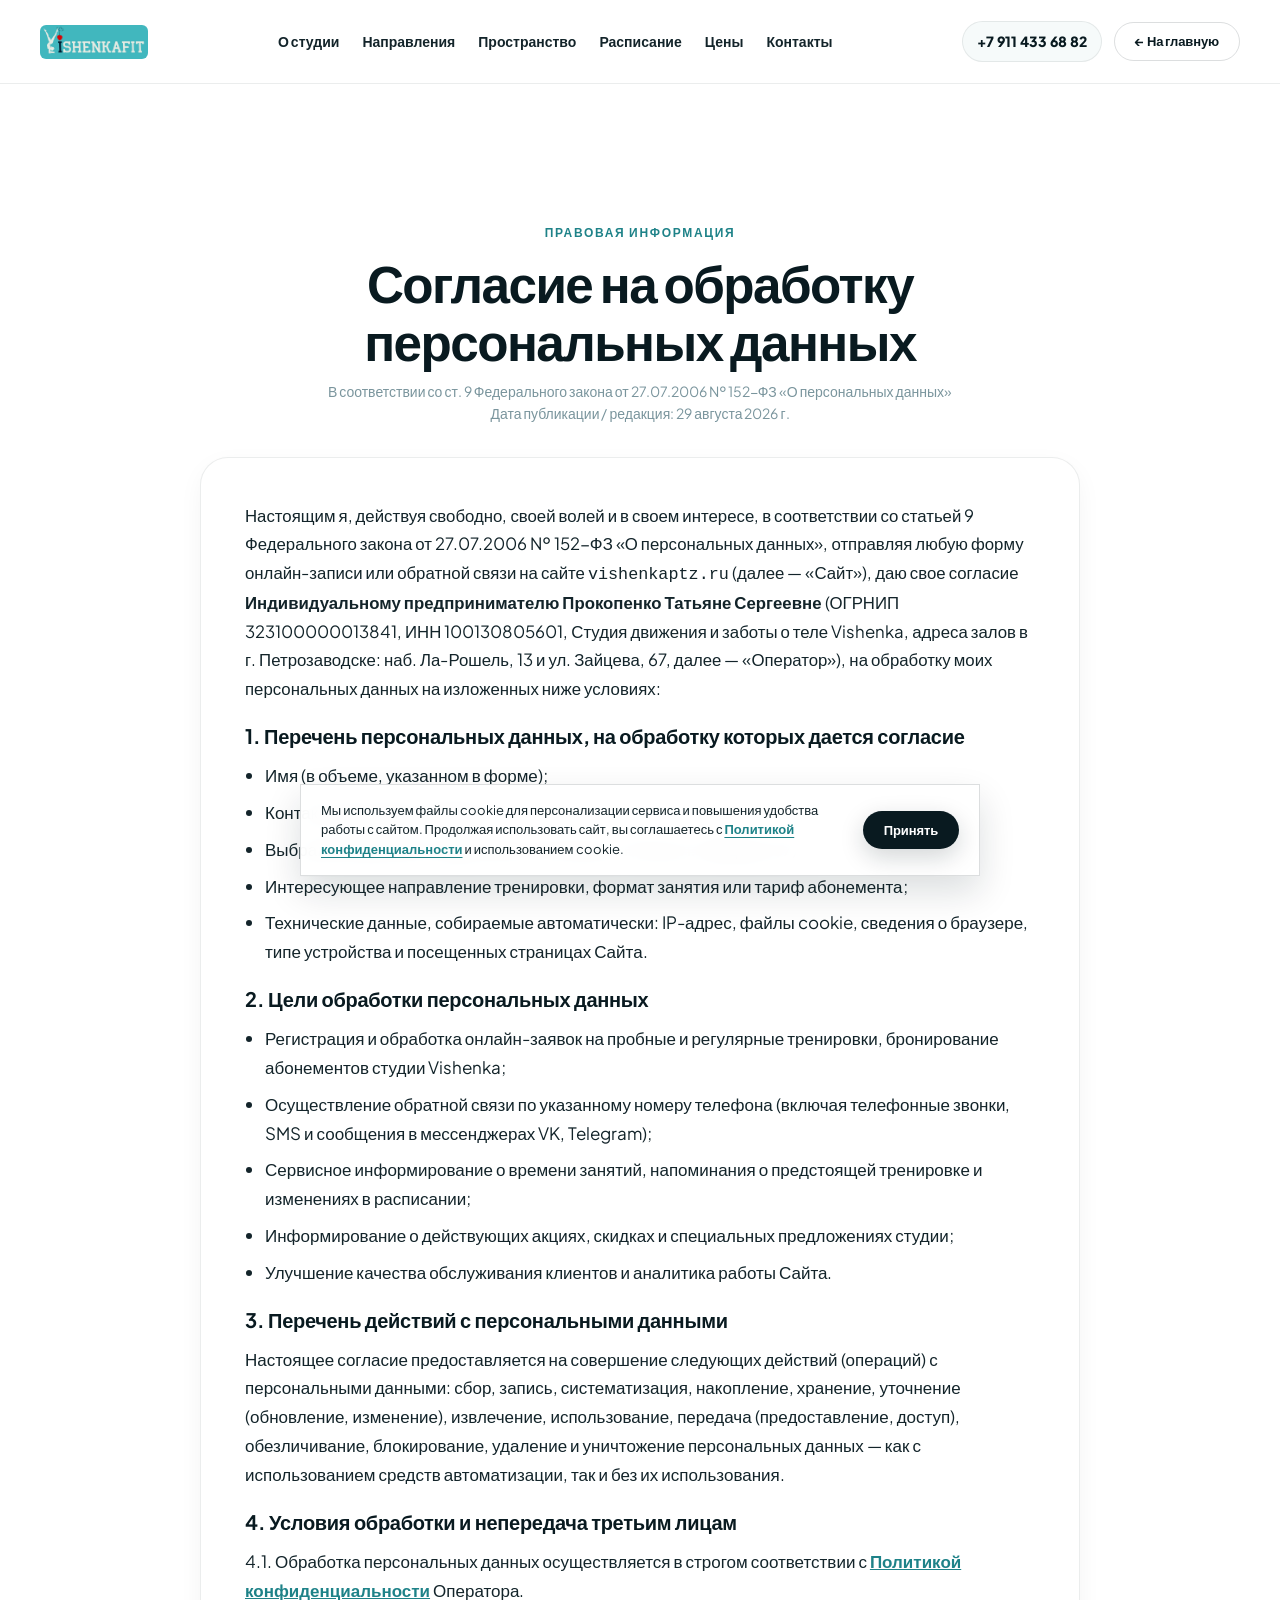
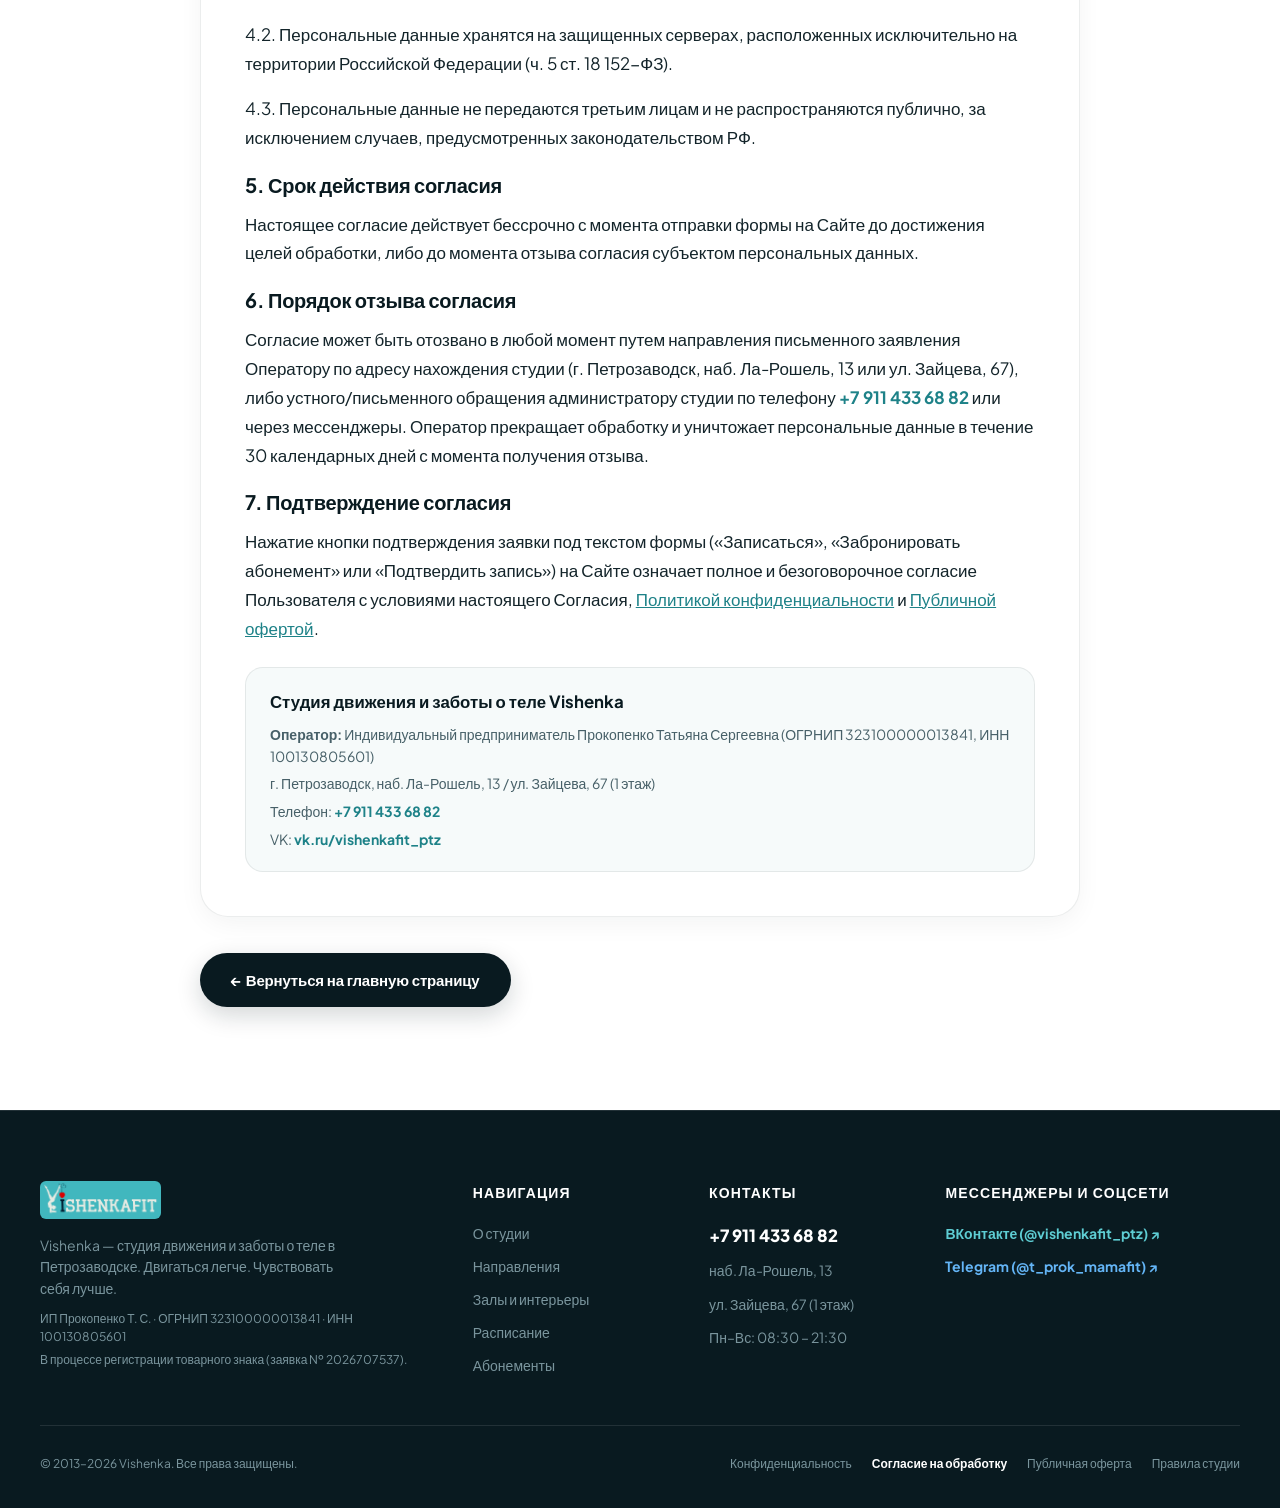
<file: consent.html>
<!DOCTYPE html>
<html lang="ru">
<head>
  <meta charset="UTF-8">
  <meta name="viewport" content="width=device-width, initial-scale=1.0">
  <title>Согласие на обработку персональных данных — Студия Vishenka Петрозаводск</title>
  <meta name="description" content="Согласие на обработку персональных данных пользователей сайта фитнес-студии Vishenka в соответствии со ст. 9 Федерального закона № 152-ФЗ.">

  <!-- Favicons & App Icons (Поисковые системы, браузеры, закладки) -->
  <link rel="icon" type="image/x-icon" href="./favicon.ico">
  <link rel="icon" type="image/png" sizes="32x32" href="./assets/img/logo/favicon-32x32.png">
  <link rel="icon" type="image/png" sizes="16x16" href="./assets/img/logo/favicon-16x16.png">
  <link rel="apple-touch-icon" sizes="180x180" href="./assets/img/logo/apple-touch-icon.png">
  <meta name="theme-color" content="#E8EBE4">

  <!-- Open Graph -->
  <meta property="og:title" content="Согласие на обработку персональных данных — Vishenka">
  <meta property="og:description" content="Согласие на обработку персональных данных пользователей сайта фитнес-студии Vishenka (152-ФЗ).">
  <meta property="og:type" content="website">
  <meta property="og:url" content="https://vishenkaptz.ru/consent.html">
  <meta property="og:image" content="https://vishenkaptz.ru/assets/img/logo/og-image.jpg">
  <meta property="og:site_name" content="Vishenka">

  <!-- Google Fonts -->
  <link rel="preconnect" href="https://fonts.googleapis.com">
  <link rel="preconnect" href="https://fonts.gstatic.com" crossorigin>
  <link href="https://fonts.googleapis.com/css2?family=Playfair+Display:ital,wght@1,400;1,600;1,700&family=Plus+Jakarta+Sans:ital,wght@0,400;0,500;0,600;0,700;0,800;1,400&display=swap" rel="stylesheet">

  <!-- Main Stylesheet -->
  <link rel="stylesheet" href="./assets/css/main.css">
</head>
<body>

  <!-- ========================================================================
       HEADER
       ======================================================================== -->
  <header class="header scrolled" id="mainHeader">
    <div class="container header-inner">
      <a href="index.html" class="header-brand" aria-label="Vishenka Главная">
        <img src="./assets/img/logo/logo.jpg" alt="Vishenka" class="header-brand-logo" width="160" height="40">
      </a>

      <nav class="nav-desktop">
        <a href="index.html#about" class="nav-link">О студии</a>
        <a href="index.html#programs" class="nav-link">Направления</a>
        <a href="space.html" class="nav-link">Пространство</a>
        <a href="index.html#schedule" class="nav-link">Расписание</a>
        <a href="index.html#pricing" class="nav-link">Цены</a>
        <a href="index.html#locations" class="nav-link">Контакты</a>
      </nav>

      <div class="header-actions">
        <a href="tel:+79114336882" class="header-phone-link">
          +7 911 433 68 82
        </a>
        <a href="index.html" class="btn-pill btn-pill-outline btn-pill-sm">
          ← На главную
        </a>
      </div>
    </div>
  </header>

  <!-- ========================================================================
       CONTENT
       ======================================================================== -->
  <main style="padding-top: calc(var(--header-height) + 30px); background-color: var(--color-canvas);">
    <section class="section">
      <div class="container container-narrow">
        
        <div class="section-header-center" style="margin-bottom: 32px;">
          <span class="t-label">Правовая информация</span>
          <h1 class="t-h1" style="margin-top: 10px; margin-bottom: 12px;">
            Согласие на обработку персональных данных
          </h1>
          <p class="t-body-sm" style="color: var(--color-ink-dim);">
            В соответствии со ст. 9 Федерального закона от 27.07.2006 № 152-ФЗ «О персональных данных»<br>
            Дата публикации / редакция: 29 августа 2026 г.
          </p>
        </div>

        <div style="background: #FFFFFF; border: 1px solid var(--hairline); border-radius: var(--radius-img); padding: clamp(24px, 4vw, 44px); box-shadow: var(--shadow-card); line-height: 1.7; color: var(--color-ink-main);">

          <p style="margin-bottom: 20px; font-size: 1.05rem;">
            Настоящим я, действуя свободно, своей волей и в своем интересе, в соответствии со статьей 9 Федерального закона от 27.07.2006 № 152-ФЗ «О персональных данных», отправляя любую форму онлайн-записи или обратной связи на сайте <code>vishenkaptz.ru</code> (далее — «Сайт»), даю свое согласие <strong>Индивидуальному предпринимателю Прокопенко Татьяне Сергеевне</strong> (ОГРНИП 323100000013841, ИНН 100130805601, Студия движения и заботы о теле Vishenka, адреса залов в г. Петрозаводске: наб. Ла-Рошель, 13 и ул. Зайцева, 67, далее — «Оператор»), на обработку моих персональных данных на изложенных ниже условиях:
          </p>

          <h2 class="t-h3" style="margin-bottom: 12px; font-size: 1.25rem;">1. Перечень персональных данных, на обработку которых дается согласие</h2>
          <ul style="padding-left: 20px; margin-bottom: 20px; list-style-type: disc;">
            <li style="margin-bottom: 8px;">Имя (в объеме, указанном в форме);</li>
            <li style="margin-bottom: 8px;">Контактный номер телефона;</li>
            <li style="margin-bottom: 8px;">Выбранный филиал студии (наб. Ла-Рошель, 13 или ул. Зайцева, 67);</li>
            <li style="margin-bottom: 8px;">Интересующее направление тренировки, формат занятия или тариф абонемента;</li>
            <li style="margin-bottom: 8px;">Технические данные, собираемые автоматически: IP-адрес, файлы cookie, сведения о браузере, типе устройства и посещенных страницах Сайта.</li>
          </ul>

          <h2 class="t-h3" style="margin-bottom: 12px; font-size: 1.25rem;">2. Цели обработки персональных данных</h2>
          <ul style="padding-left: 20px; margin-bottom: 20px; list-style-type: disc;">
            <li style="margin-bottom: 8px;">Регистрация и обработка онлайн-заявок на пробные и регулярные тренировки, бронирование абонементов студии Vishenka;</li>
            <li style="margin-bottom: 8px;">Осуществление обратной связи по указанному номеру телефона (включая телефонные звонки, SMS и сообщения в мессенджерах VK, Telegram);</li>
            <li style="margin-bottom: 8px;">Сервисное информирование о времени занятий, напоминания о предстоящей тренировке и изменениях в расписании;</li>
            <li style="margin-bottom: 8px;">Информирование о действующих акциях, скидках и специальных предложениях студии;</li>
            <li style="margin-bottom: 8px;">Улучшение качества обслуживания клиентов и аналитика работы Сайта.</li>
          </ul>

          <h2 class="t-h3" style="margin-bottom: 12px; font-size: 1.25rem;">3. Перечень действий с персональными данными</h2>
          <p style="margin-bottom: 20px;">
            Настоящее согласие предоставляется на совершение следующих действий (операций) с персональными данными: сбор, запись, систематизация, накопление, хранение, уточнение (обновление, изменение), извлечение, использование, передача (предоставление, доступ), обезличивание, блокирование, удаление и уничтожение персональных данных — как с использованием средств автоматизации, так и без их использования.
          </p>

          <h2 class="t-h3" style="margin-bottom: 12px; font-size: 1.25rem;">4. Условия обработки и непередача третьим лицам</h2>
          <p style="margin-bottom: 16px;">
            4.1. Обработка персональных данных осуществляется в строгом соответствии с <a href="privacy.html" style="color: var(--color-turquoise-dark); font-weight: 700; text-decoration: underline;">Политикой конфиденциальности</a> Оператора.
          </p>
          <p style="margin-bottom: 16px;">
            4.2. Персональные данные хранятся на защищенных серверах, расположенных исключительно на территории Российской Федерации (ч. 5 ст. 18 152-ФЗ).
          </p>
          <p style="margin-bottom: 20px;">
            4.3. Персональные данные не передаются третьим лицам и не распространяются публично, за исключением случаев, предусмотренных законодательством РФ.
          </p>

          <h2 class="t-h3" style="margin-bottom: 12px; font-size: 1.25rem;">5. Срок действия согласия</h2>
          <p style="margin-bottom: 20px;">
            Настоящее согласие действует бессрочно с момента отправки формы на Сайте до достижения целей обработки, либо до момента отзыва согласия субъектом персональных данных.
          </p>

          <h2 class="t-h3" style="margin-bottom: 12px; font-size: 1.25rem;">6. Порядок отзыва согласия</h2>
          <p style="margin-bottom: 20px;">
            Согласие может быть отозвано в любой момент путем направления письменного заявления Оператору по адресу нахождения студии (г. Петрозаводск, наб. Ла-Рошель, 13 или ул. Зайцева, 67), либо устного/письменного обращения администратору студии по телефону <a href="tel:+79114336882" style="color: var(--color-turquoise-dark); font-weight: 700;">+7 911 433 68 82</a> или через мессенджеры. Оператор прекращает обработку и уничтожает персональные данные в течение 30 календарных дней с момента получения отзыва.
          </p>

          <h2 class="t-h3" style="margin-bottom: 12px; font-size: 1.25rem;">7. Подтверждение согласия</h2>
          <p style="margin-bottom: 24px;">
            Нажатие кнопки подтверждения заявки под текстом формы («Записаться», «Забронировать абонемент» или «Подтвердить запись») на Сайте означает полное и безоговорочное согласие Пользователя с условиями настоящего Согласия, <a href="privacy.html" style="color: var(--color-turquoise-dark); text-decoration: underline;">Политикой конфиденциальности</a> и <a href="offer.html" style="color: var(--color-turquoise-dark); text-decoration: underline;">Публичной офертой</a>.
          </p>

          <div style="padding: 20px 24px; background: var(--color-canvas-alt); border-radius: var(--radius-card); border: 1px solid var(--hairline);">
            <strong style="display: block; font-size: 1.05rem; color: var(--color-ink-display); margin-bottom: 8px;">Студия движения и заботы о теле Vishenka</strong>
            <p class="t-body-sm" style="margin-bottom: 6px;"><strong>Оператор:</strong> Индивидуальный предприниматель Прокопенко Татьяна Сергеевна (ОГРНИП 323100000013841, ИНН 100130805601)</p>
            <p class="t-body-sm" style="margin-bottom: 6px;">г. Петрозаводск, наб. Ла-Рошель, 13 / ул. Зайцева, 67 (1 этаж)</p>
            <p class="t-body-sm" style="margin-bottom: 6px;">Телефон: <a href="tel:+79114336882" style="font-weight: 700; color: var(--color-turquoise-dark);">+7 911 433 68 82</a></p>
            <p class="t-body-sm" style="margin: 0;">VK: <a href="https://vk.ru/vishenkafit_ptz" target="_blank" rel="noopener noreferrer" style="color: var(--color-turquoise-dark); font-weight: 700;">vk.ru/vishenkafit_ptz</a></p>
          </div>

        </div>

        <div class="text-center" style="margin-top: 36px;">
          <a href="index.html" class="btn-pill btn-pill-dark btn-pill-lg">
            ← Вернуться на главную страницу
          </a>
        </div>

      </div>
    </section>
  </main>

  <!-- ========================================================================
       FOOTER
       ======================================================================== -->
  <footer class="footer-clean">
    <div class="container">
      <div class="footer-clean-grid">
        <div>
          <img src="./assets/img/logo/logo.jpg" alt="Vishenka" width="152" height="38" loading="lazy" style="height: 38px; width: auto; border-radius: var(--radius-xs); margin-bottom: 16px;">
          <p class="t-body-sm" style="max-width: 320px; color: var(--color-ink-dim); margin-bottom: 10px;">
            Vishenka — студия движения и заботы о теле в Петрозаводске. Двигаться легче. Чувствовать себя лучше.
          </p>
          <p class="t-meta" style="color: var(--color-ink-dim); font-size: 0.75rem; line-height: 1.5; margin-bottom: 4px;">
            ИП Прокопенко Т. С. · ОГРНИП 323100000013841 · ИНН 100130805601
          </p>
          <p class="t-meta" style="color: var(--color-ink-dim); font-size: 0.75rem;">
            В процессе регистрации товарного знака (заявка № 2026707537).
          </p>
        </div>

        <div>
          <div class="footer-clean-title">Навигация</div>
          <div class="footer-clean-links">
            <a href="index.html#about">О студии</a>
            <a href="index.html#programs">Направления</a>
            <a href="space.html">Залы и интерьеры</a>
            <a href="index.html#schedule">Расписание</a>
            <a href="index.html#pricing">Абонементы</a>
          </div>
        </div>

        <div>
          <div class="footer-clean-title">Контакты</div>
          <div class="footer-clean-links">
            <a href="tel:+79114336882" style="font-weight: 800; color: #FFFFFF; font-size: 1.05rem;">+7 911 433 68 82</a>
            <div>наб. Ла-Рошель, 13</div>
            <div>ул. Зайцева, 67 (1 этаж)</div>
            <div>Пн–Вс: 08:30 – 21:30</div>
          </div>
        </div>

        <div>
          <div class="footer-clean-title">Мессенджеры и соцсети</div>
          <div class="footer-clean-links">
            <a href="https://vk.ru/vishenkafit_ptz" target="_blank" rel="noopener noreferrer" style="color: var(--color-turquoise-light); font-weight: 700;">ВКонтакте (@vishenkafit_ptz) ↗</a>
            <a href="https://t.me/t_prok_mamafit" target="_blank" rel="noopener noreferrer" style="color: #64B5F6; font-weight: 700;">Telegram (@t_prok_mamafit) ↗</a>
          </div>
        </div>
      </div>

      <div class="footer-clean-bottom">
        <div>© 2013–2026 Vishenka. Все права защищены.</div>
        <div style="display: flex; gap: 20px; flex-wrap: wrap;">
          <a href="privacy.html">Конфиденциальность</a>
          <a href="consent.html" style="color: #FFFFFF; font-weight: 700;">Согласие на обработку</a>
          <a href="offer.html">Публичная оферта</a>
          <a href="legal.html">Правила студии</a>
        </div>
      </div>
    </div>
  </footer>

  <!-- Cookie Consent Banner -->
  <div id="cookieBanner" class="cookie-banner" style="display: none;">
    <div class="cookie-banner-content">
      <div class="cookie-banner-text">
        Мы используем файлы cookie для персонализации сервиса и повышения удобства работы с сайтом. Продолжая использовать сайт, вы соглашаетесь с <a href="privacy.html" target="_blank">Политикой конфиденциальности</a> и использованием cookie.
      </div>
      <div class="cookie-banner-actions">
        <button class="btn-pill btn-pill-dark btn-pill-sm" id="cookieAcceptBtn">Принять</button>
      </div>
    </div>
  </div>

  <script src="./assets/js/app.js"></script>
</body>
</html>
</file>
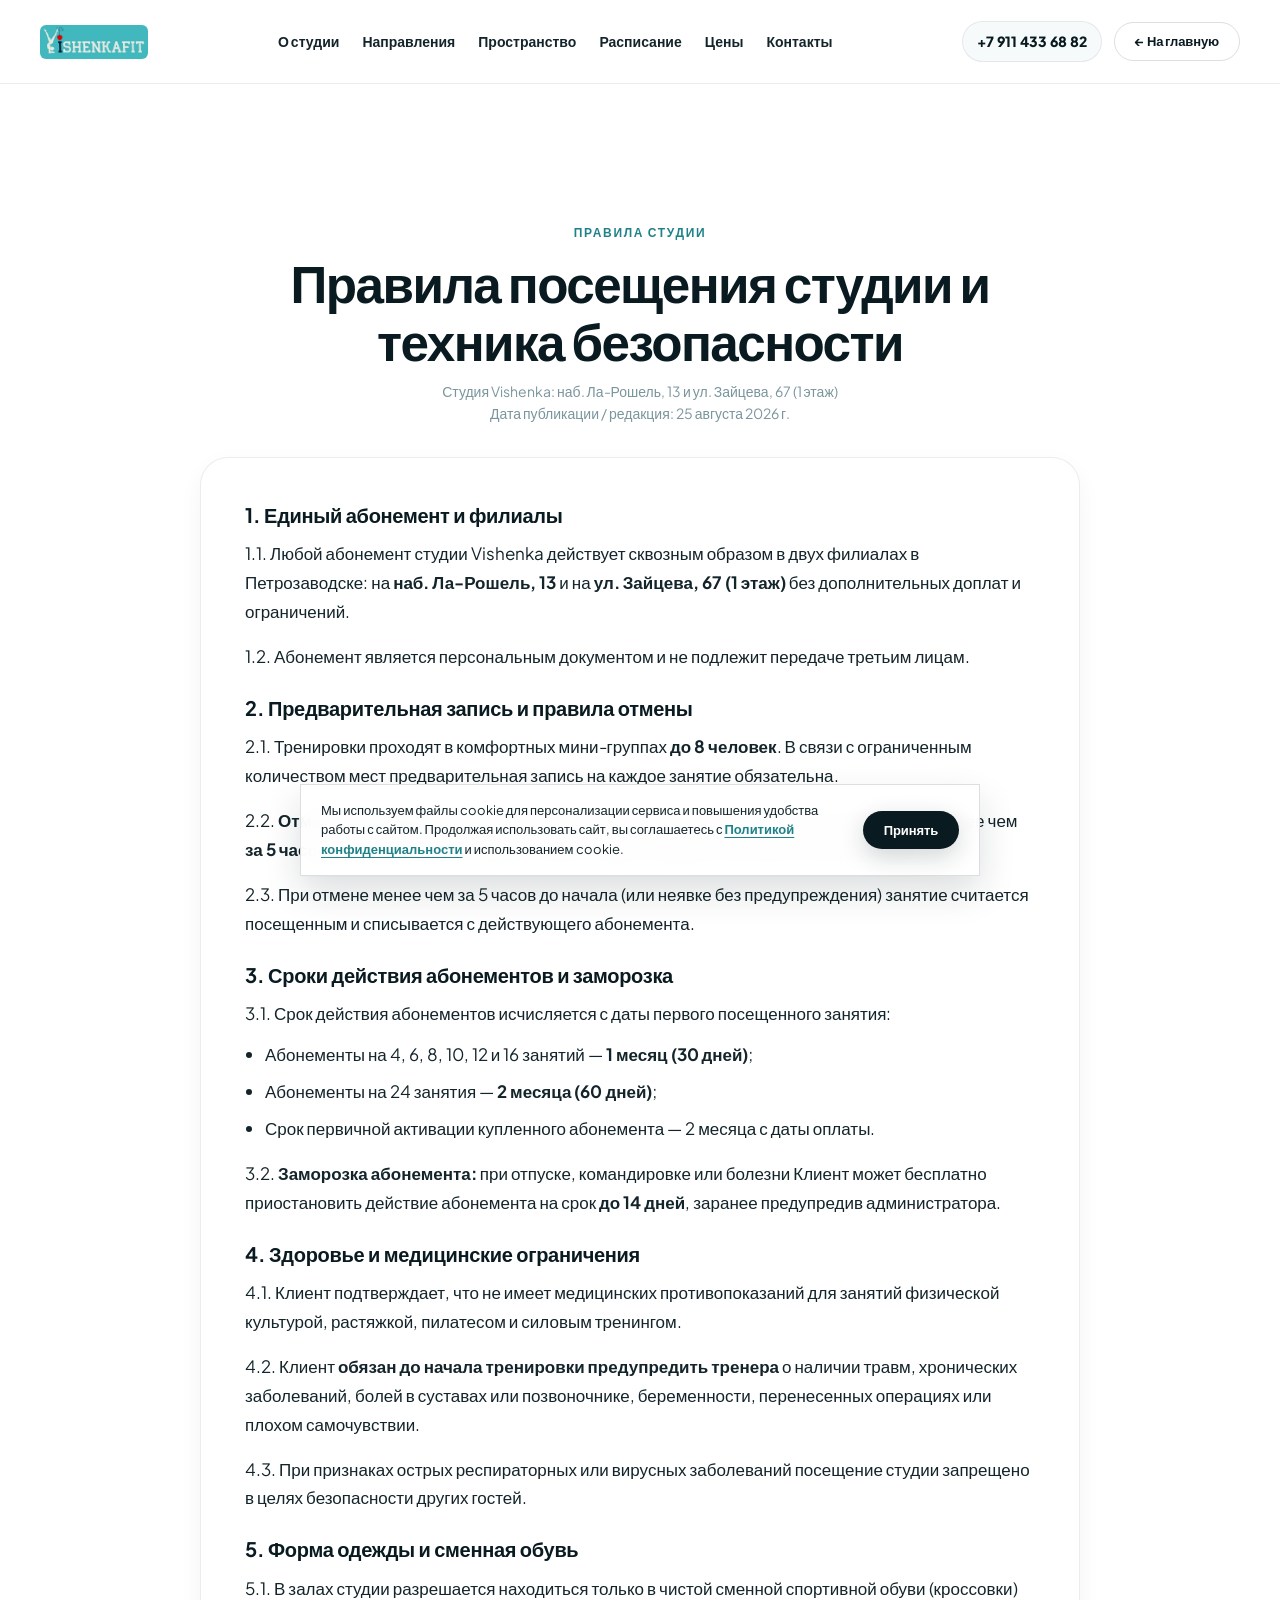
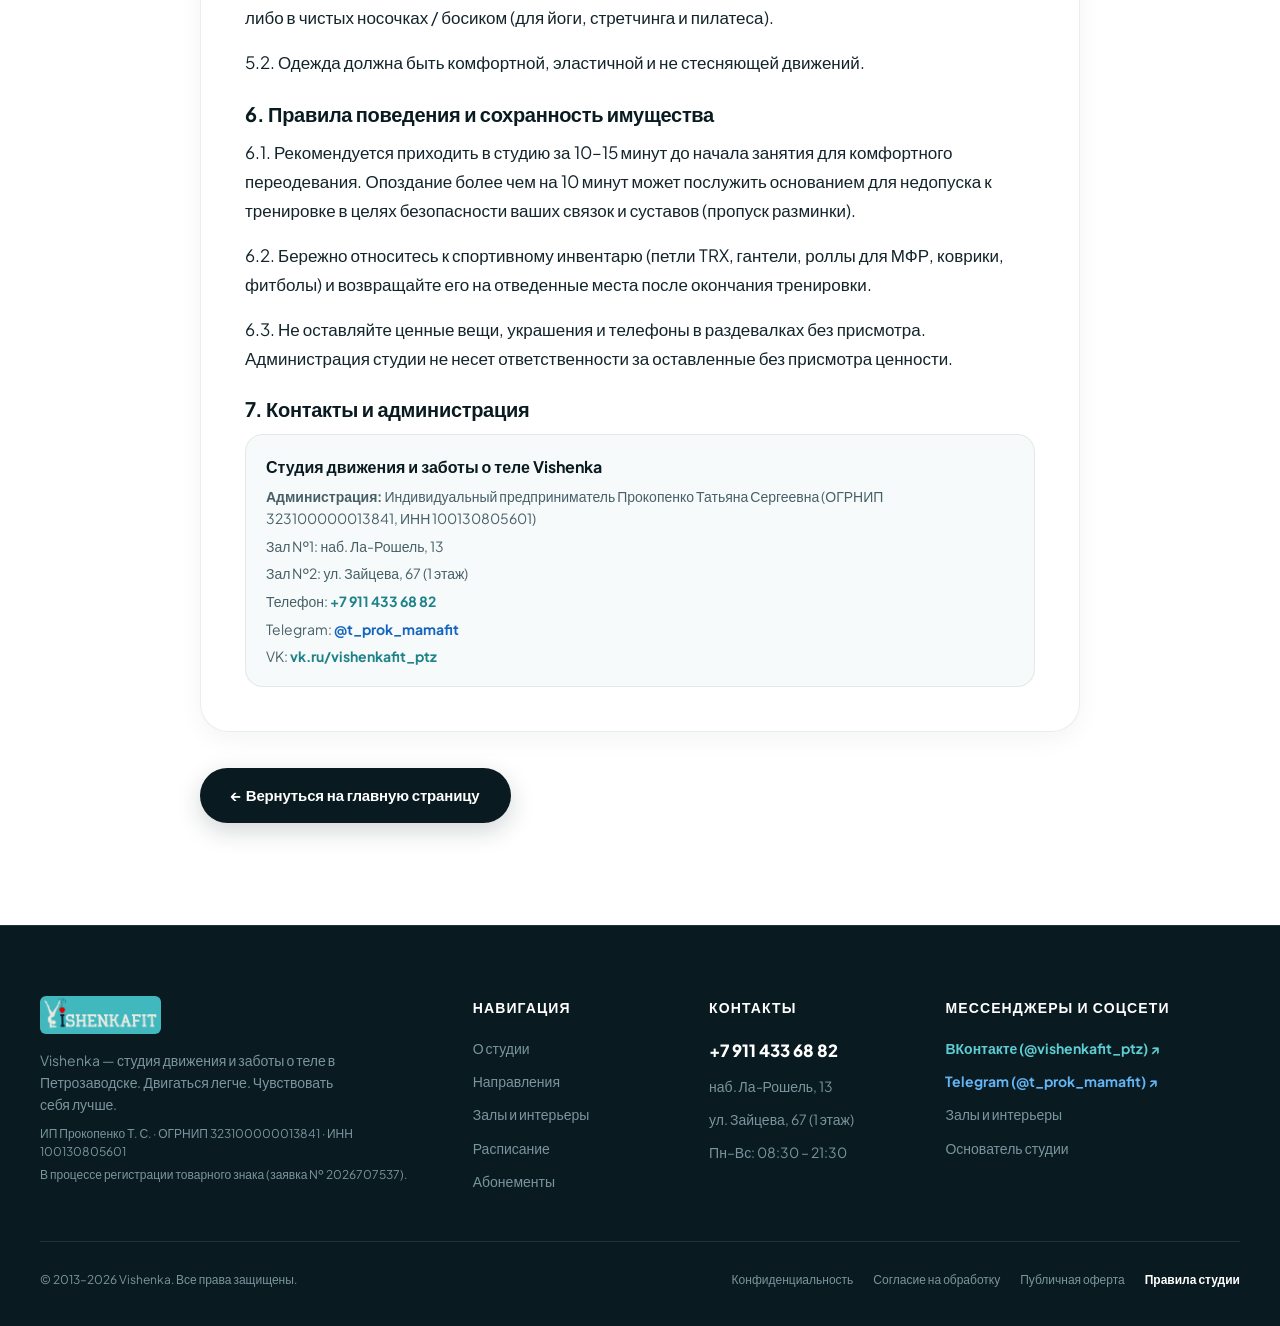
<file: legal.html>
<!DOCTYPE html>
<html lang="ru">
<head>
  <meta charset="UTF-8">
  <meta name="viewport" content="width=device-width, initial-scale=1.0">
  <title>Правила посещения и техника безопасности — Студия Vishenka Петрозаводск</title>
  <meta name="description" content="Правила посещения студии фитнеса Vishenka в г. Петрозаводске, правила использования абонементов, бронирования, отмены занятий и техника безопасности.">

  <!-- Favicons & App Icons (Поисковые системы, браузеры, закладки) -->
  <link rel="icon" type="image/x-icon" href="./favicon.ico">
  <link rel="icon" type="image/png" sizes="32x32" href="./assets/img/logo/favicon-32x32.png">
  <link rel="icon" type="image/png" sizes="16x16" href="./assets/img/logo/favicon-16x16.png">
  <link rel="apple-touch-icon" sizes="180x180" href="./assets/img/logo/apple-touch-icon.png">
  <meta name="theme-color" content="#E8EBE4">

  <!-- Open Graph -->
  <meta property="og:title" content="Правила посещения и техника безопасности — Студия Vishenka">
  <meta property="og:description" content="Правила посещения студии фитнеса Vishenka в г. Петрозаводске, правила абонементов и техника безопасности.">
  <meta property="og:type" content="website">
  <meta property="og:url" content="https://vishenkaptz.ru/legal.html">
  <meta property="og:image" content="https://vishenkaptz.ru/assets/img/logo/og-image.jpg">
  <meta property="og:site_name" content="Vishenka">

  <!-- Google Fonts -->
  <link rel="preconnect" href="https://fonts.googleapis.com">
  <link rel="preconnect" href="https://fonts.gstatic.com" crossorigin>
  <link href="https://fonts.googleapis.com/css2?family=Playfair+Display:ital,wght@1,400;1,600;1,700&family=Plus+Jakarta+Sans:ital,wght@0,400;0,500;0,600;0,700;0,800;1,400&display=swap" rel="stylesheet">

  <!-- Main Stylesheet -->
  <link rel="stylesheet" href="./assets/css/main.css">
</head>
<body>

  <!-- ========================================================================
       HEADER
       ======================================================================== -->
  <header class="header scrolled" id="mainHeader">
    <div class="container header-inner">
      <a href="index.html" class="header-brand" aria-label="Vishenka Главная">
        <img src="./assets/img/logo/logo.jpg" alt="Vishenka" class="header-brand-logo" width="160" height="40">
      </a>

      <nav class="nav-desktop">
        <a href="index.html#about" class="nav-link">О студии</a>
        <a href="index.html#programs" class="nav-link">Направления</a>
        <a href="space.html" class="nav-link">Пространство</a>
        <a href="index.html#schedule" class="nav-link">Расписание</a>
        <a href="index.html#pricing" class="nav-link">Цены</a>
        <a href="index.html#locations" class="nav-link">Контакты</a>
      </nav>

      <div class="header-actions">
        <a href="tel:+79114336882" class="header-phone-link">
          +7 911 433 68 82
        </a>
        <a href="index.html" class="btn-pill btn-pill-outline btn-pill-sm">
          ← На главную
        </a>
      </div>
    </div>
  </header>

  <!-- ========================================================================
       CONTENT
       ======================================================================== -->
  <main style="padding-top: calc(var(--header-height) + 30px); background-color: var(--color-canvas);">
    <section class="section">
      <div class="container container-narrow">
        
        <div class="section-header-center" style="margin-bottom: 32px;">
          <span class="t-label">Правила студии</span>
          <h1 class="t-h1" style="margin-top: 10px; margin-bottom: 12px;">
            Правила посещения студии и техника безопасности
          </h1>
          <p class="t-body-sm" style="color: var(--color-ink-dim);">
            Студия Vishenka: наб. Ла-Рошель, 13 и ул. Зайцева, 67 (1 этаж)<br>
            Дата публикации / редакция: 25 августа 2026 г.
          </p>
        </div>

        <div style="background: #FFFFFF; border: 1px solid var(--hairline); border-radius: var(--radius-img); padding: clamp(24px, 4vw, 44px); box-shadow: var(--shadow-card); line-height: 1.7; color: var(--color-ink-main);">

          <h2 class="t-h3" style="margin-bottom: 12px; font-size: 1.25rem;">1. Единый абонемент и филиалы</h2>
          <p style="margin-bottom: 16px;">
            1.1. Любой абонемент студии Vishenka действует сквозным образом в двух филиалах в Петрозаводске: на <strong>наб. Ла-Рошель, 13</strong> и на <strong>ул. Зайцева, 67 (1 этаж)</strong> без дополнительных доплат и ограничений.
          </p>
          <p style="margin-bottom: 24px;">
            1.2. Абонемент является персональным документом и не подлежит передаче третьим лицам.
          </p>

          <h2 class="t-h3" style="margin-bottom: 12px; font-size: 1.25rem;">2. Предварительная запись и правила отмены</h2>
          <p style="margin-bottom: 16px;">
            2.1. Тренировки проходят в комфортных мини-группах <strong>до 8 человек</strong>. В связи с ограниченным количеством мест предварительная запись на каждое занятие обязательна.
          </p>
          <p style="margin-bottom: 16px;">
            2.2. <strong>Отмена тренировки:</strong> Клиент может бесплатно отменить или перенести запись не позднее чем <strong>за 5 часов</strong> до начала занятия через онлайн-сервис, администратора или мессенджер.
          </p>
          <p style="margin-bottom: 24px;">
            2.3. При отмене менее чем за 5 часов до начала (или неявке без предупреждения) занятие считается посещенным и списывается с действующего абонемента.
          </p>

          <h2 class="t-h3" style="margin-bottom: 12px; font-size: 1.25rem;">3. Сроки действия абонементов и заморозка</h2>
          <p style="margin-bottom: 12px;">3.1. Срок действия абонементов исчисляется с даты первого посещенного занятия:</p>
          <ul style="padding-left: 20px; margin-bottom: 16px; list-style-type: disc;">
            <li style="margin-bottom: 8px;">Абонементы на 4, 6, 8, 10, 12 и 16 занятий — <strong>1 месяц (30 дней)</strong>;</li>
            <li style="margin-bottom: 8px;">Абонементы на 24 занятия — <strong>2 месяца (60 дней)</strong>;</li>
            <li style="margin-bottom: 8px;">Срок первичной активации купленного абонемента — 2 месяца с даты оплаты.</li>
          </ul>
          <p style="margin-bottom: 24px;">
            3.2. <strong>Заморозка абонемента:</strong> при отпуске, командировке или болезни Клиент может бесплатно приостановить действие абонемента на срок <strong>до 14 дней</strong>, заранее предупредив администратора.
          </p>

          <h2 class="t-h3" style="margin-bottom: 12px; font-size: 1.25rem;">4. Здоровье и медицинские ограничения</h2>
          <p style="margin-bottom: 16px;">
            4.1. Клиент подтверждает, что не имеет медицинских противопоказаний для занятий физической культурой, растяжкой, пилатесом и силовым тренингом.
          </p>
          <p style="margin-bottom: 16px;">
            4.2. Клиент <strong>обязан до начала тренировки предупредить тренера</strong> о наличии травм, хронических заболеваний, болей в суставах или позвоночнике, беременности, перенесенных операциях или плохом самочувствии.
          </p>
          <p style="margin-bottom: 24px;">
            4.3. При признаках острых респираторных или вирусных заболеваний посещение студии запрещено в целях безопасности других гостей.
          </p>

          <h2 class="t-h3" style="margin-bottom: 12px; font-size: 1.25rem;">5. Форма одежды и сменная обувь</h2>
          <p style="margin-bottom: 16px;">
            5.1. В залах студии разрешается находиться только в чистой сменной спортивной обуви (кроссовки) либо в чистых носочках / босиком (для йоги, стретчинга и пилатеса).
          </p>
          <p style="margin-bottom: 24px;">
            5.2. Одежда должна быть комфортной, эластичной и не стесняющей движений.
          </p>

          <h2 class="t-h3" style="margin-bottom: 12px; font-size: 1.25rem;">6. Правила поведения и сохранность имущества</h2>
          <p style="margin-bottom: 16px;">
            6.1. Рекомендуется приходить в студию за 10–15 минут до начала занятия для комфортного переодевания. Опоздание более чем на 10 минут может послужить основанием для недопуска к тренировке в целях безопасности ваших связок и суставов (пропуск разминки).
          </p>
          <p style="margin-bottom: 16px;">
            6.2. Бережно относитесь к спортивному инвентарю (петли TRX, гантели, роллы для МФР, коврики, фитболы) и возвращайте его на отведенные места после окончания тренировки.
          </p>
          <p style="margin-bottom: 24px;">
            6.3. Не оставляйте ценные вещи, украшения и телефоны в раздевалках без присмотра. Администрация студии не несет ответственности за оставленные без присмотра ценности.
          </p>

          <h2 class="t-h3" style="margin-bottom: 12px; font-size: 1.25rem;">7. Контакты и администрация</h2>
          <div style="padding: 18px 20px; background: var(--color-canvas-alt); border-radius: var(--radius-card); border: 1px solid var(--hairline);">
            <strong style="display: block; font-size: 1rem; color: var(--color-ink-display); margin-bottom: 6px;">Студия движения и заботы о теле Vishenka</strong>
            <p class="t-body-sm" style="margin-bottom: 6px;"><strong>Администрация:</strong> Индивидуальный предприниматель Прокопенко Татьяна Сергеевна (ОГРНИП 323100000013841, ИНН 100130805601)</p>
            <p class="t-body-sm" style="margin-bottom: 6px;">Зал №1: наб. Ла-Рошель, 13</p>
            <p class="t-body-sm" style="margin-bottom: 6px;">Зал №2: ул. Зайцева, 67 (1 этаж)</p>
            <p class="t-body-sm" style="margin-bottom: 6px;">Телефон: <a href="tel:+79114336882" style="font-weight: 700; color: var(--color-turquoise-dark);">+7 911 433 68 82</a></p>
            <p class="t-body-sm" style="margin-bottom: 6px;">Telegram: <a href="https://t.me/t_prok_mamafit" target="_blank" rel="noopener noreferrer" style="color: #1565C0; font-weight: 700;">@t_prok_mamafit</a></p>
            <p class="t-body-sm" style="margin: 0;">VK: <a href="https://vk.ru/vishenkafit_ptz" target="_blank" rel="noopener noreferrer" style="color: var(--color-turquoise-dark); font-weight: 700;">vk.ru/vishenkafit_ptz</a></p>
          </div>

        </div>

        <div class="text-center" style="margin-top: 36px;">
          <a href="index.html" class="btn-pill btn-pill-dark btn-pill-lg">
            ← Вернуться на главную страницу
          </a>
        </div>

      </div>
    </section>
  </main>

  <!-- ========================================================================
       FOOTER
       ======================================================================== -->
  <footer class="footer-clean">
    <div class="container">
      <div class="footer-clean-grid">
        <div>
          <img src="./assets/img/logo/logo.jpg" alt="Vishenka" width="152" height="38" loading="lazy" style="height: 38px; width: auto; border-radius: var(--radius-xs); margin-bottom: 16px;">
          <p class="t-body-sm" style="max-width: 320px; color: var(--color-ink-dim); margin-bottom: 10px;">
            Vishenka — студия движения и заботы о теле в Петрозаводске. Двигаться легче. Чувствовать себя лучше.
          </p>
          <p class="t-meta" style="color: var(--color-ink-dim); font-size: 0.75rem; line-height: 1.5; margin-bottom: 4px;">
            ИП Прокопенко Т. С. · ОГРНИП 323100000013841 · ИНН 100130805601
          </p>
          <p class="t-meta" style="color: var(--color-ink-dim); font-size: 0.75rem;">
            В процессе регистрации товарного знака (заявка № 2026707537).
          </p>
        </div>

        <div>
          <div class="footer-clean-title">Навигация</div>
          <div class="footer-clean-links">
            <a href="index.html#about">О студии</a>
            <a href="index.html#programs">Направления</a>
            <a href="space.html">Залы и интерьеры</a>
            <a href="index.html#schedule">Расписание</a>
            <a href="index.html#pricing">Абонементы</a>
          </div>
        </div>

        <div>
          <div class="footer-clean-title">Контакты</div>
          <div class="footer-clean-links">
            <a href="tel:+79114336882" style="font-weight: 800; color: #FFFFFF; font-size: 1.05rem;">+7 911 433 68 82</a>
            <div>наб. Ла-Рошель, 13</div>
            <div>ул. Зайцева, 67 (1 этаж)</div>
            <div>Пн–Вс: 08:30 – 21:30</div>
          </div>
        </div>

        <div>
          <div class="footer-clean-title">Мессенджеры и соцсети</div>
          <div class="footer-clean-links">
            <a href="https://vk.ru/vishenkafit_ptz" target="_blank" rel="noopener noreferrer" style="color: var(--color-turquoise-light); font-weight: 700;">ВКонтакте (@vishenkafit_ptz) ↗</a>
            <a href="https://t.me/t_prok_mamafit" target="_blank" rel="noopener noreferrer" style="color: #64B5F6; font-weight: 700;">Telegram (@t_prok_mamafit) ↗</a>
            <a href="space.html">Залы и интерьеры</a>
            <a href="index.html#founder">Основатель студии</a>
          </div>
        </div>
      </div>

      <div class="footer-clean-bottom">
        <div>© 2013–2026 Vishenka. Все права защищены.</div>
        <div style="display: flex; gap: 20px; flex-wrap: wrap;">
          <a href="privacy.html">Конфиденциальность</a>
          <a href="consent.html">Согласие на обработку</a>
          <a href="offer.html">Публичная оферта</a>
          <a href="legal.html" style="color: #FFFFFF; font-weight: 700;">Правила студии</a>
        </div>
      </div>
    </div>
  </footer>

  <!-- Cookie Consent Banner -->
  <div id="cookieBanner" class="cookie-banner" style="display: none;">
    <div class="cookie-banner-content">
      <div class="cookie-banner-text">
        Мы используем файлы cookie для персонализации сервиса и повышения удобства работы с сайтом. Продолжая использовать сайт, вы соглашаетесь с <a href="privacy.html" target="_blank">Политикой конфиденциальности</a> и использованием cookie.
      </div>
      <div class="cookie-banner-actions">
        <button class="btn-pill btn-pill-dark btn-pill-sm" id="cookieAcceptBtn">Принять</button>
      </div>
    </div>
  </div>

  <script src="./assets/js/app.js"></script>
</body>
</html>
</file>
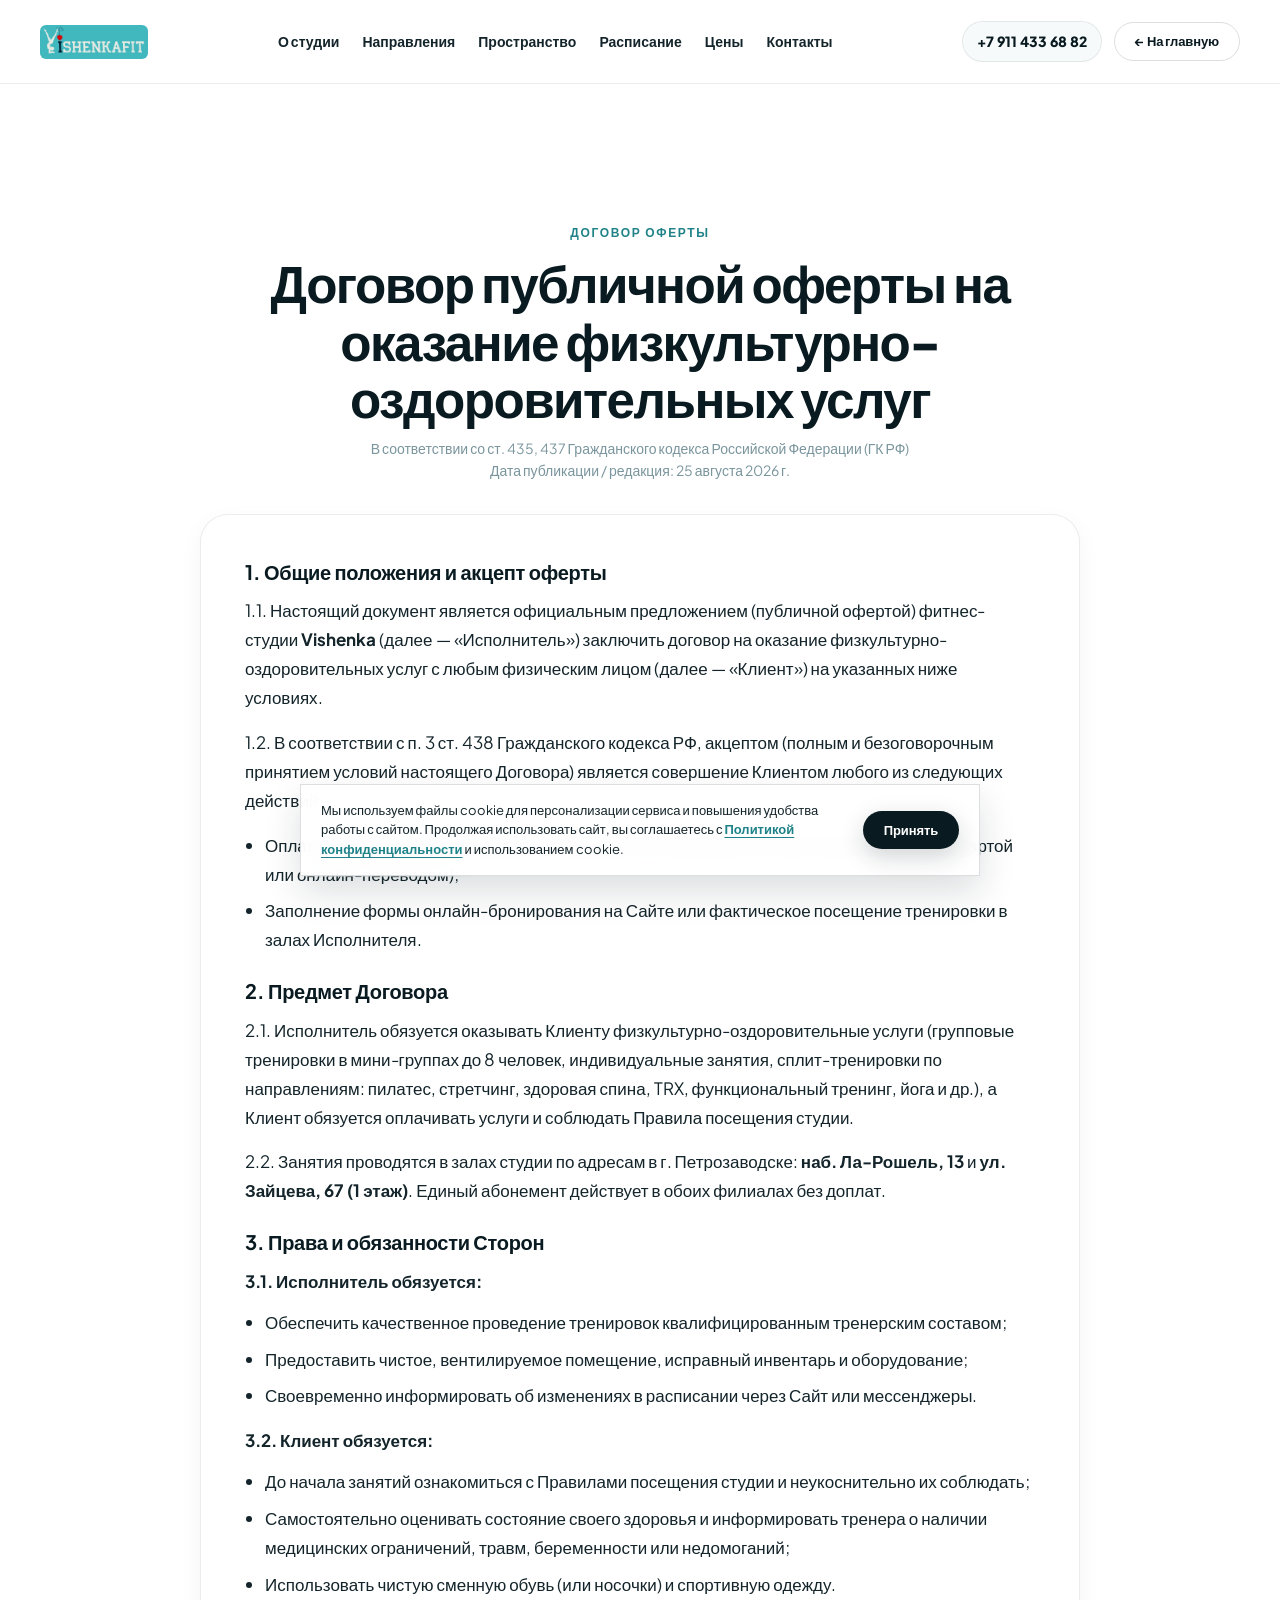
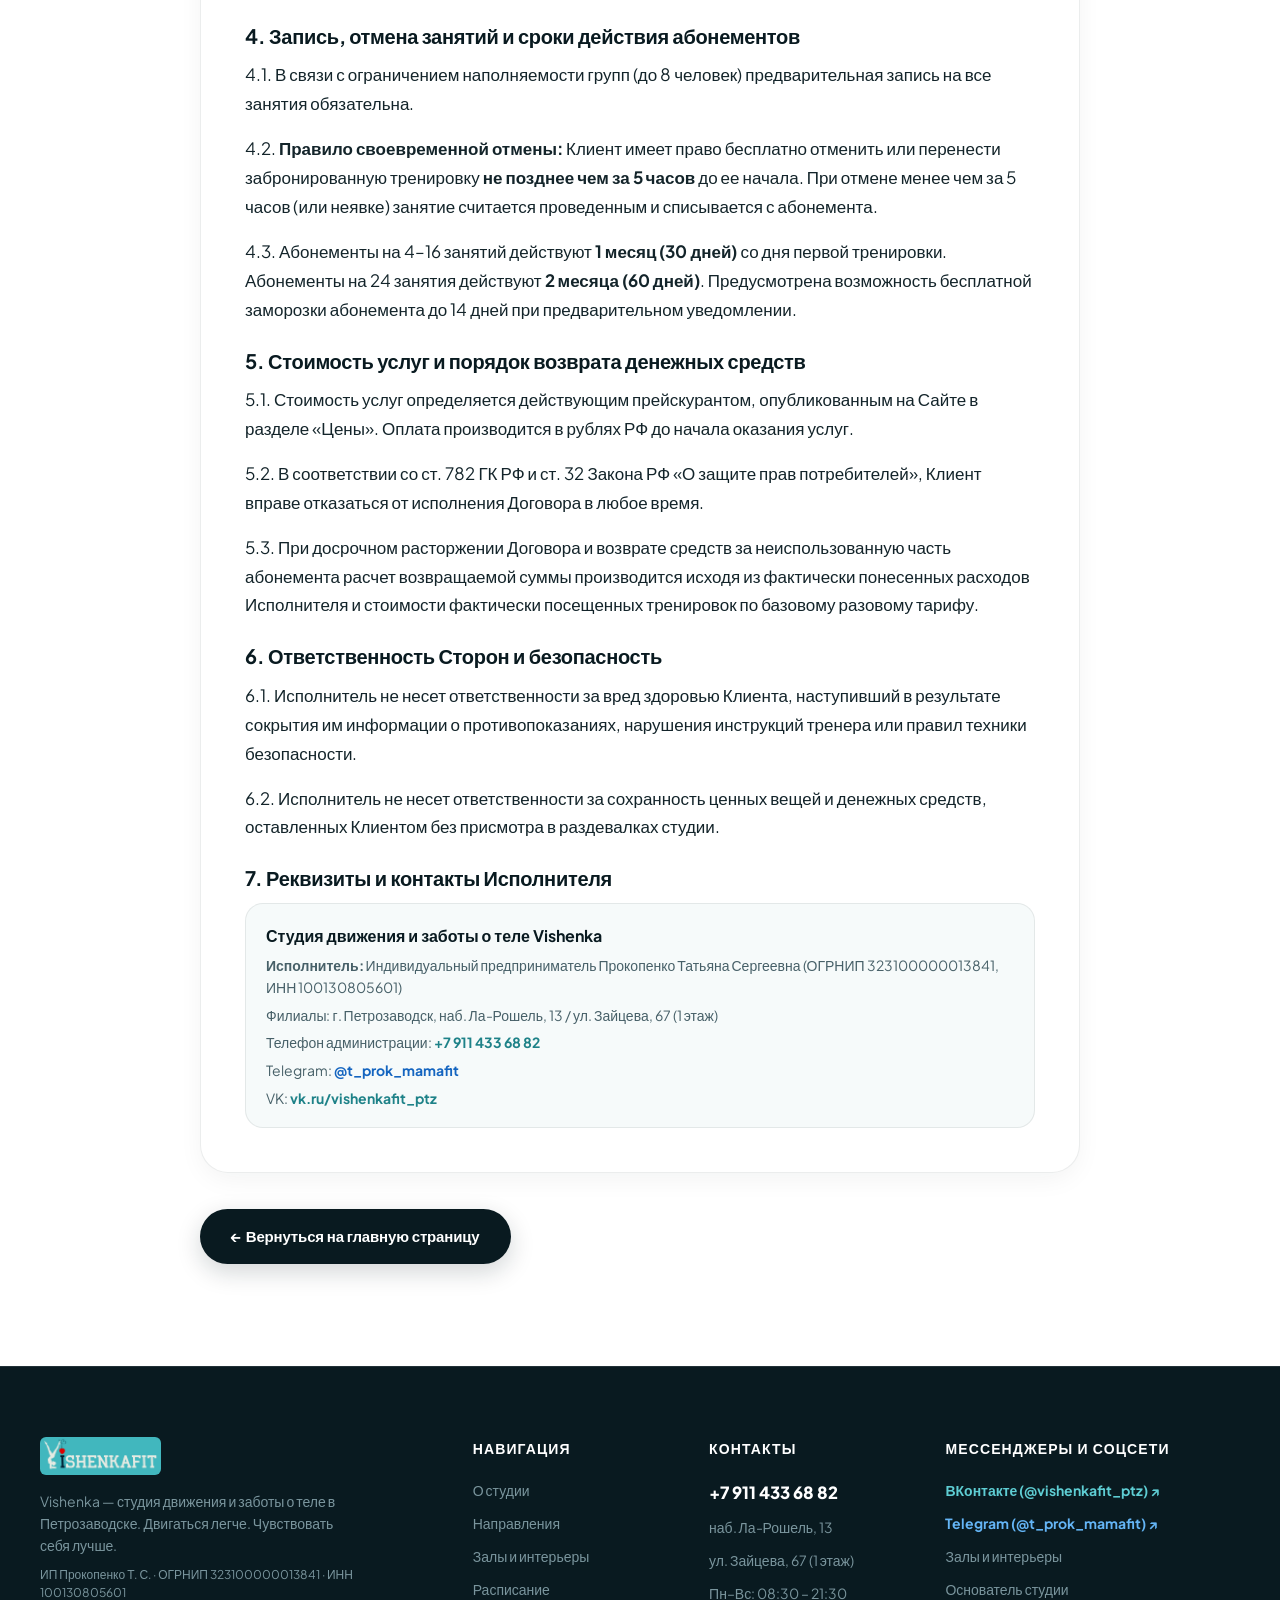
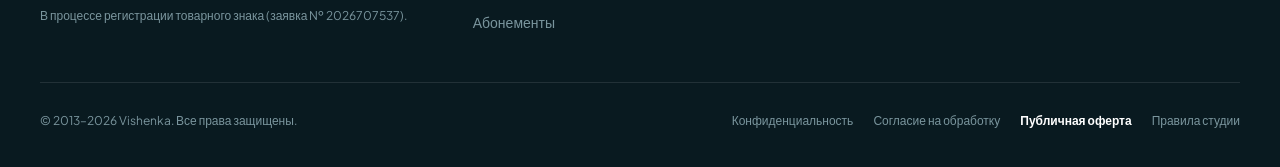
<file: offer.html>
<!DOCTYPE html>
<html lang="ru">
<head>
  <meta charset="UTF-8">
  <meta name="viewport" content="width=device-width, initial-scale=1.0">
  <title>Публичная оферта на оказание услуг — Студия Vishenka Петрозаводск</title>
  <meta name="description" content="Договор публичной оферты на оказание физкультурно-оздоровительных услуг студии Vishenka в г. Петрозаводске.">

  <!-- Favicons & App Icons (Поисковые системы, браузеры, закладки) -->
  <link rel="icon" type="image/x-icon" href="./favicon.ico">
  <link rel="icon" type="image/png" sizes="32x32" href="./assets/img/logo/favicon-32x32.png">
  <link rel="icon" type="image/png" sizes="16x16" href="./assets/img/logo/favicon-16x16.png">
  <link rel="apple-touch-icon" sizes="180x180" href="./assets/img/logo/apple-touch-icon.png">
  <meta name="theme-color" content="#E8EBE4">

  <!-- Open Graph -->
  <meta property="og:title" content="Публичная оферта — Студия Vishenka">
  <meta property="og:description" content="Договор публичной оферты на оказание физкультурно-оздоровительных услуг студии Vishenka в г. Петрозаводске.">
  <meta property="og:type" content="website">
  <meta property="og:url" content="https://vishenkaptz.ru/offer.html">
  <meta property="og:image" content="https://vishenkaptz.ru/assets/img/logo/og-image.jpg">
  <meta property="og:site_name" content="Vishenka">

  <!-- Google Fonts -->
  <link rel="preconnect" href="https://fonts.googleapis.com">
  <link rel="preconnect" href="https://fonts.gstatic.com" crossorigin>
  <link href="https://fonts.googleapis.com/css2?family=Playfair+Display:ital,wght@1,400;1,600;1,700&family=Plus+Jakarta+Sans:ital,wght@0,400;0,500;0,600;0,700;0,800;1,400&display=swap" rel="stylesheet">

  <!-- Main Stylesheet -->
  <link rel="stylesheet" href="./assets/css/main.css">
</head>
<body>

  <!-- ========================================================================
       HEADER
       ======================================================================== -->
  <header class="header scrolled" id="mainHeader">
    <div class="container header-inner">
      <a href="index.html" class="header-brand" aria-label="Vishenka Главная">
        <img src="./assets/img/logo/logo.jpg" alt="Vishenka" class="header-brand-logo" width="160" height="40">
      </a>

      <nav class="nav-desktop">
        <a href="index.html#about" class="nav-link">О студии</a>
        <a href="index.html#programs" class="nav-link">Направления</a>
        <a href="space.html" class="nav-link">Пространство</a>
        <a href="index.html#schedule" class="nav-link">Расписание</a>
        <a href="index.html#pricing" class="nav-link">Цены</a>
        <a href="index.html#locations" class="nav-link">Контакты</a>
      </nav>

      <div class="header-actions">
        <a href="tel:+79114336882" class="header-phone-link">
          +7 911 433 68 82
        </a>
        <a href="index.html" class="btn-pill btn-pill-outline btn-pill-sm">
          ← На главную
        </a>
      </div>
    </div>
  </header>

  <!-- ========================================================================
       CONTENT
       ======================================================================== -->
  <main style="padding-top: calc(var(--header-height) + 30px); background-color: var(--color-canvas);">
    <section class="section">
      <div class="container container-narrow">
        
        <div class="section-header-center" style="margin-bottom: 32px;">
          <span class="t-label">Договор оферты</span>
          <h1 class="t-h1" style="margin-top: 10px; margin-bottom: 12px;">
            Договор публичной оферты на оказание физкультурно-оздоровительных услуг
          </h1>
          <p class="t-body-sm" style="color: var(--color-ink-dim);">
            В соответствии со ст. 435, 437 Гражданского кодекса Российской Федерации (ГК РФ)<br>
            Дата публикации / редакция: 25 августа 2026 г.
          </p>
        </div>

        <div style="background: #FFFFFF; border: 1px solid var(--hairline); border-radius: var(--radius-img); padding: clamp(24px, 4vw, 44px); box-shadow: var(--shadow-card); line-height: 1.7; color: var(--color-ink-main);">

          <h2 class="t-h3" style="margin-bottom: 12px; font-size: 1.25rem;">1. Общие положения и акцепт оферты</h2>
          <p style="margin-bottom: 16px;">
            1.1. Настоящий документ является официальным предложением (публичной офертой) фитнес-студии <strong>Vishenka</strong> (далее — «Исполнитель») заключить договор на оказание физкультурно-оздоровительных услуг с любым физическим лицом (далее — «Клиент») на указанных ниже условиях.
          </p>
          <p style="margin-bottom: 16px;">
            1.2. В соответствии с п. 3 ст. 438 Гражданского кодекса РФ, акцептом (полным и безоговорочным принятием условий настоящего Договора) является совершение Клиентом любого из следующих действий:
          </p>
          <ul style="padding-left: 20px; margin-bottom: 24px; list-style-type: disc;">
            <li style="margin-bottom: 8px;">Оплата пробного занятия, разового посещения или абонемента (наличными, банковской картой или онлайн-переводом);</li>
            <li style="margin-bottom: 8px;">Заполнение формы онлайн-бронирования на Сайте или фактическое посещение тренировки в залах Исполнителя.</li>
          </ul>

          <h2 class="t-h3" style="margin-bottom: 12px; font-size: 1.25rem;">2. Предмет Договора</h2>
          <p style="margin-bottom: 16px;">
            2.1. Исполнитель обязуется оказывать Клиенту физкультурно-оздоровительные услуги (групповые тренировки в мини-группах до 8 человек, индивидуальные занятия, сплит-тренировки по направлениям: пилатес, стретчинг, здоровая спина, TRX, функциональный тренинг, йога и др.), а Клиент обязуется оплачивать услуги и соблюдать Правила посещения студии.
          </p>
          <p style="margin-bottom: 24px;">
            2.2. Занятия проводятся в залах студии по адресам в г. Петрозаводске: <strong>наб. Ла-Рошель, 13</strong> и <strong>ул. Зайцева, 67 (1 этаж)</strong>. Единый абонемент действует в обоих филиалах без доплат.
          </p>

          <h2 class="t-h3" style="margin-bottom: 12px; font-size: 1.25rem;">3. Права и обязанности Сторон</h2>
          <p style="margin-bottom: 12px;"><strong>3.1. Исполнитель обязуется:</strong></p>
          <ul style="padding-left: 20px; margin-bottom: 16px; list-style-type: disc;">
            <li style="margin-bottom: 8px;">Обеспечить качественное проведение тренировок квалифицированным тренерским составом;</li>
            <li style="margin-bottom: 8px;">Предоставить чистое, вентилируемое помещение, исправный инвентарь и оборудование;</li>
            <li style="margin-bottom: 8px;">Своевременно информировать об изменениях в расписании через Сайт или мессенджеры.</li>
          </ul>
          <p style="margin-bottom: 12px;"><strong>3.2. Клиент обязуется:</strong></p>
          <ul style="padding-left: 20px; margin-bottom: 24px; list-style-type: disc;">
            <li style="margin-bottom: 8px;">До начала занятий ознакомиться с Правилами посещения студии и неукоснительно их соблюдать;</li>
            <li style="margin-bottom: 8px;">Самостоятельно оценивать состояние своего здоровья и информировать тренера о наличии медицинских ограничений, травм, беременности или недомоганий;</li>
            <li style="margin-bottom: 8px;">Использовать чистую сменную обувь (или носочки) и спортивную одежду.</li>
          </ul>

          <h2 class="t-h3" style="margin-bottom: 12px; font-size: 1.25rem;">4. Запись, отмена занятий и сроки действия абонементов</h2>
          <p style="margin-bottom: 16px;">
            4.1. В связи с ограничением наполняемости групп (до 8 человек) предварительная запись на все занятия обязательна.
          </p>
          <p style="margin-bottom: 16px;">
            4.2. <strong>Правило своевременной отмены:</strong> Клиент имеет право бесплатно отменить или перенести забронированную тренировку <strong>не позднее чем за 5 часов</strong> до ее начала. При отмене менее чем за 5 часов (или неявке) занятие считается проведенным и списывается с абонемента.
          </p>
          <p style="margin-bottom: 24px;">
            4.3. Абонементы на 4–16 занятий действуют <strong>1 месяц (30 дней)</strong> со дня первой тренировки. Абонементы на 24 занятия действуют <strong>2 месяца (60 дней)</strong>. Предусмотрена возможность бесплатной заморозки абонемента до 14 дней при предварительном уведомлении.
          </p>

          <h2 class="t-h3" style="margin-bottom: 12px; font-size: 1.25rem;">5. Стоимость услуг и порядок возврата денежных средств</h2>
          <p style="margin-bottom: 16px;">
            5.1. Стоимость услуг определяется действующим прейскурантом, опубликованным на Сайте в разделе «Цены». Оплата производится в рублях РФ до начала оказания услуг.
          </p>
          <p style="margin-bottom: 16px;">
            5.2. В соответствии со ст. 782 ГК РФ и ст. 32 Закона РФ «О защите прав потребителей», Клиент вправе отказаться от исполнения Договора в любое время.
          </p>
          <p style="margin-bottom: 24px;">
            5.3. При досрочном расторжении Договора и возврате средств за неиспользованную часть абонемента расчет возвращаемой суммы производится исходя из фактически понесенных расходов Исполнителя и стоимости фактически посещенных тренировок по базовому разовому тарифу.
          </p>

          <h2 class="t-h3" style="margin-bottom: 12px; font-size: 1.25rem;">6. Ответственность Сторон и безопасность</h2>
          <p style="margin-bottom: 16px;">
            6.1. Исполнитель не несет ответственности за вред здоровью Клиента, наступивший в результате сокрытия им информации о противопоказаниях, нарушения инструкций тренера или правил техники безопасности.
          </p>
          <p style="margin-bottom: 24px;">
            6.2. Исполнитель не несет ответственности за сохранность ценных вещей и денежных средств, оставленных Клиентом без присмотра в раздевалках студии.
          </p>

          <h2 class="t-h3" style="margin-bottom: 12px; font-size: 1.25rem;">7. Реквизиты и контакты Исполнителя</h2>
          <div style="padding: 18px 20px; background: var(--color-canvas-alt); border-radius: var(--radius-card); border: 1px solid var(--hairline);">
            <strong style="display: block; font-size: 1rem; color: var(--color-ink-display); margin-bottom: 6px;">Студия движения и заботы о теле Vishenka</strong>
            <p class="t-body-sm" style="margin-bottom: 6px;"><strong>Исполнитель:</strong> Индивидуальный предприниматель Прокопенко Татьяна Сергеевна (ОГРНИП 323100000013841, ИНН 100130805601)</p>
            <p class="t-body-sm" style="margin-bottom: 6px;">Филиалы: г. Петрозаводск, наб. Ла-Рошель, 13 / ул. Зайцева, 67 (1 этаж)</p>
            <p class="t-body-sm" style="margin-bottom: 6px;">Телефон администрации: <a href="tel:+79114336882" style="font-weight: 700; color: var(--color-turquoise-dark);">+7 911 433 68 82</a></p>
            <p class="t-body-sm" style="margin-bottom: 6px;">Telegram: <a href="https://t.me/t_prok_mamafit" target="_blank" rel="noopener noreferrer" style="color: #1565C0; font-weight: 700;">@t_prok_mamafit</a></p>
            <p class="t-body-sm" style="margin: 0;">VK: <a href="https://vk.ru/vishenkafit_ptz" target="_blank" rel="noopener noreferrer" style="color: var(--color-turquoise-dark); font-weight: 700;">vk.ru/vishenkafit_ptz</a></p>
          </div>

        </div>

        <div class="text-center" style="margin-top: 36px;">
          <a href="index.html" class="btn-pill btn-pill-dark btn-pill-lg">
            ← Вернуться на главную страницу
          </a>
        </div>

      </div>
    </section>
  </main>

  <!-- ========================================================================
       FOOTER
       ======================================================================== -->
  <footer class="footer-clean">
    <div class="container">
      <div class="footer-clean-grid">
        <div>
          <img src="./assets/img/logo/logo.jpg" alt="Vishenka" width="152" height="38" loading="lazy" style="height: 38px; width: auto; border-radius: var(--radius-xs); margin-bottom: 16px;">
          <p class="t-body-sm" style="max-width: 320px; color: var(--color-ink-dim); margin-bottom: 10px;">
            Vishenka — студия движения и заботы о теле в Петрозаводске. Двигаться легче. Чувствовать себя лучше.
          </p>
          <p class="t-meta" style="color: var(--color-ink-dim); font-size: 0.75rem; line-height: 1.5; margin-bottom: 4px;">
            ИП Прокопенко Т. С. · ОГРНИП 323100000013841 · ИНН 100130805601
          </p>
          <p class="t-meta" style="color: var(--color-ink-dim); font-size: 0.75rem;">
            В процессе регистрации товарного знака (заявка № 2026707537).
          </p>
        </div>

        <div>
          <div class="footer-clean-title">Навигация</div>
          <div class="footer-clean-links">
            <a href="index.html#about">О студии</a>
            <a href="index.html#programs">Направления</a>
            <a href="space.html">Залы и интерьеры</a>
            <a href="index.html#schedule">Расписание</a>
            <a href="index.html#pricing">Абонементы</a>
          </div>
        </div>

        <div>
          <div class="footer-clean-title">Контакты</div>
          <div class="footer-clean-links">
            <a href="tel:+79114336882" style="font-weight: 800; color: #FFFFFF; font-size: 1.05rem;">+7 911 433 68 82</a>
            <div>наб. Ла-Рошель, 13</div>
            <div>ул. Зайцева, 67 (1 этаж)</div>
            <div>Пн–Вс: 08:30 – 21:30</div>
          </div>
        </div>

        <div>
          <div class="footer-clean-title">Мессенджеры и соцсети</div>
          <div class="footer-clean-links">
            <a href="https://vk.ru/vishenkafit_ptz" target="_blank" rel="noopener noreferrer" style="color: var(--color-turquoise-light); font-weight: 700;">ВКонтакте (@vishenkafit_ptz) ↗</a>
            <a href="https://t.me/t_prok_mamafit" target="_blank" rel="noopener noreferrer" style="color: #64B5F6; font-weight: 700;">Telegram (@t_prok_mamafit) ↗</a>
            <a href="space.html">Залы и интерьеры</a>
            <a href="index.html#founder">Основатель студии</a>
          </div>
        </div>
      </div>

      <div class="footer-clean-bottom">
        <div>© 2013–2026 Vishenka. Все права защищены.</div>
        <div style="display: flex; gap: 20px; flex-wrap: wrap;">
          <a href="privacy.html">Конфиденциальность</a>
          <a href="consent.html">Согласие на обработку</a>
          <a href="offer.html" style="color: #FFFFFF; font-weight: 700;">Публичная оферта</a>
          <a href="legal.html">Правила студии</a>
        </div>
      </div>
    </div>
  </footer>

  <!-- Cookie Consent Banner -->
  <div id="cookieBanner" class="cookie-banner" style="display: none;">
    <div class="cookie-banner-content">
      <div class="cookie-banner-text">
        Мы используем файлы cookie для персонализации сервиса и повышения удобства работы с сайтом. Продолжая использовать сайт, вы соглашаетесь с <a href="privacy.html" target="_blank">Политикой конфиденциальности</a> и использованием cookie.
      </div>
      <div class="cookie-banner-actions">
        <button class="btn-pill btn-pill-dark btn-pill-sm" id="cookieAcceptBtn">Принять</button>
      </div>
    </div>
  </div>

  <script src="./assets/js/app.js"></script>
</body>
</html>
</file>
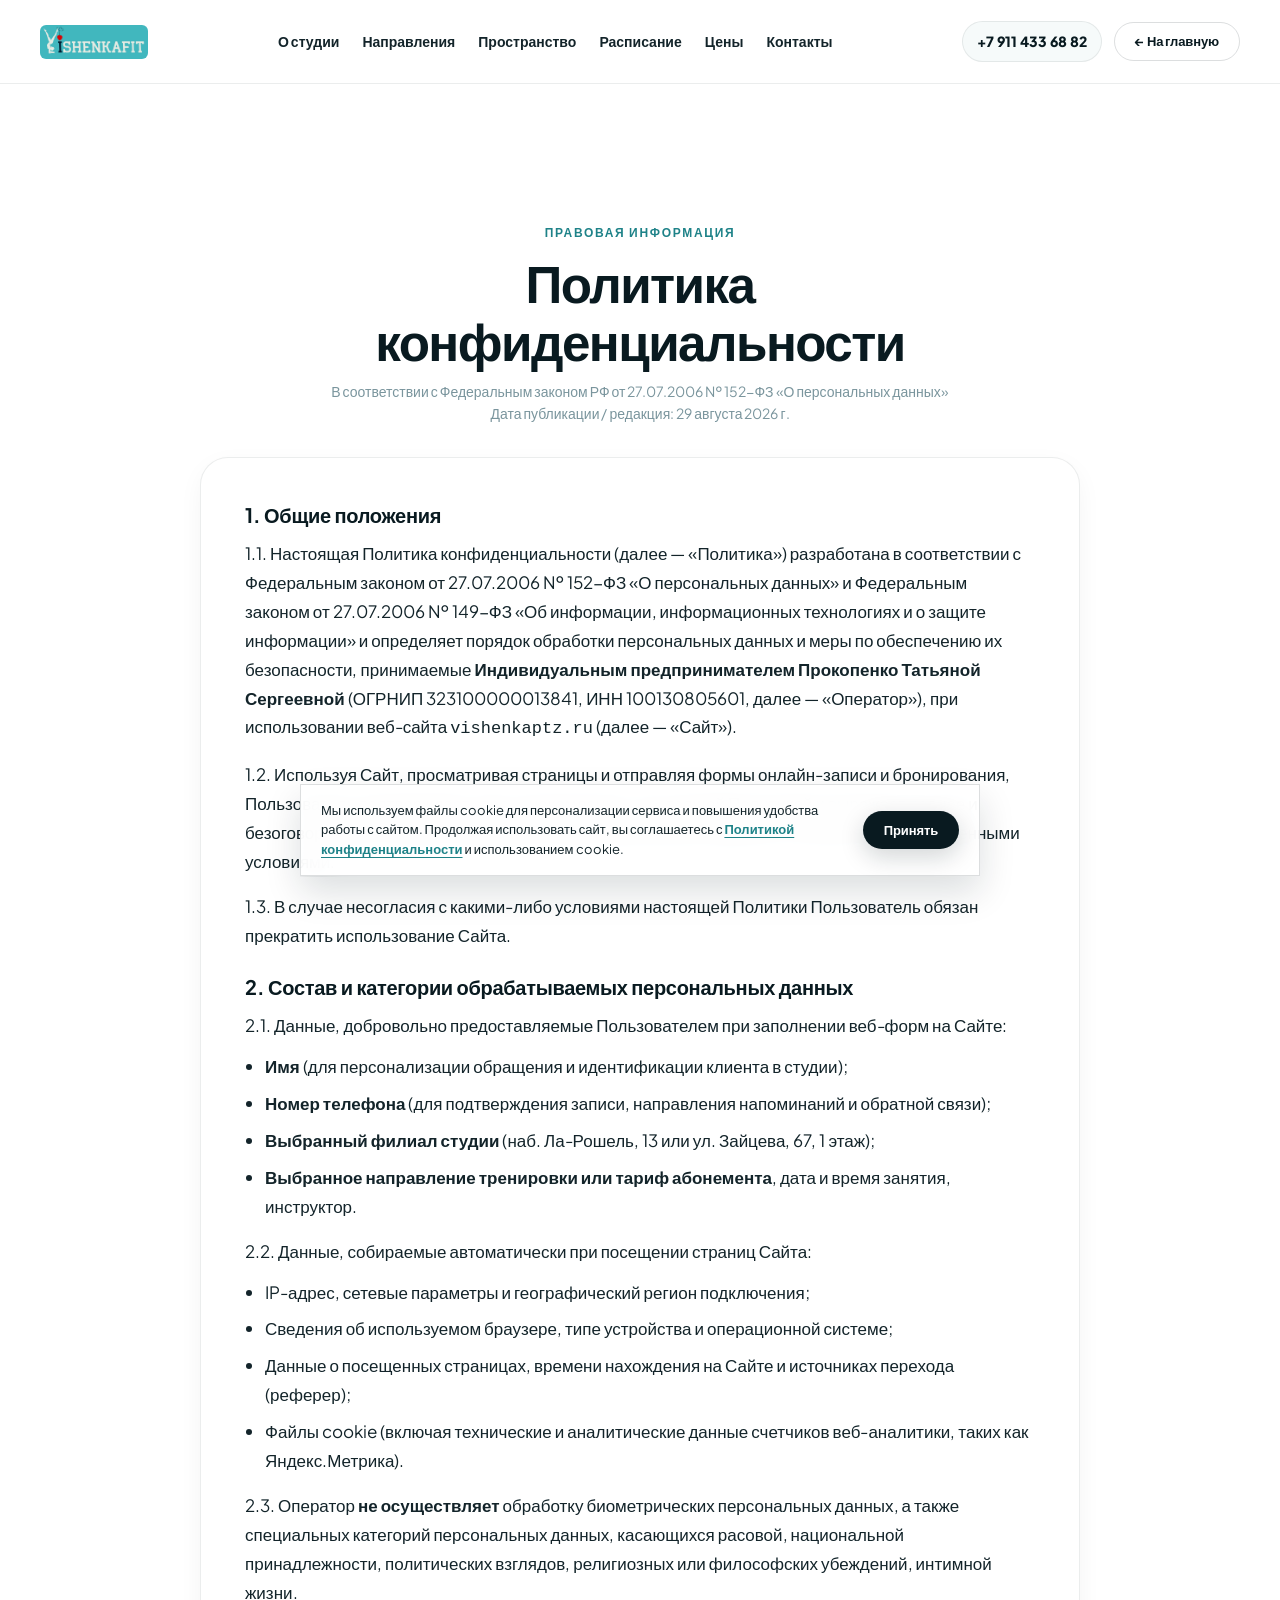
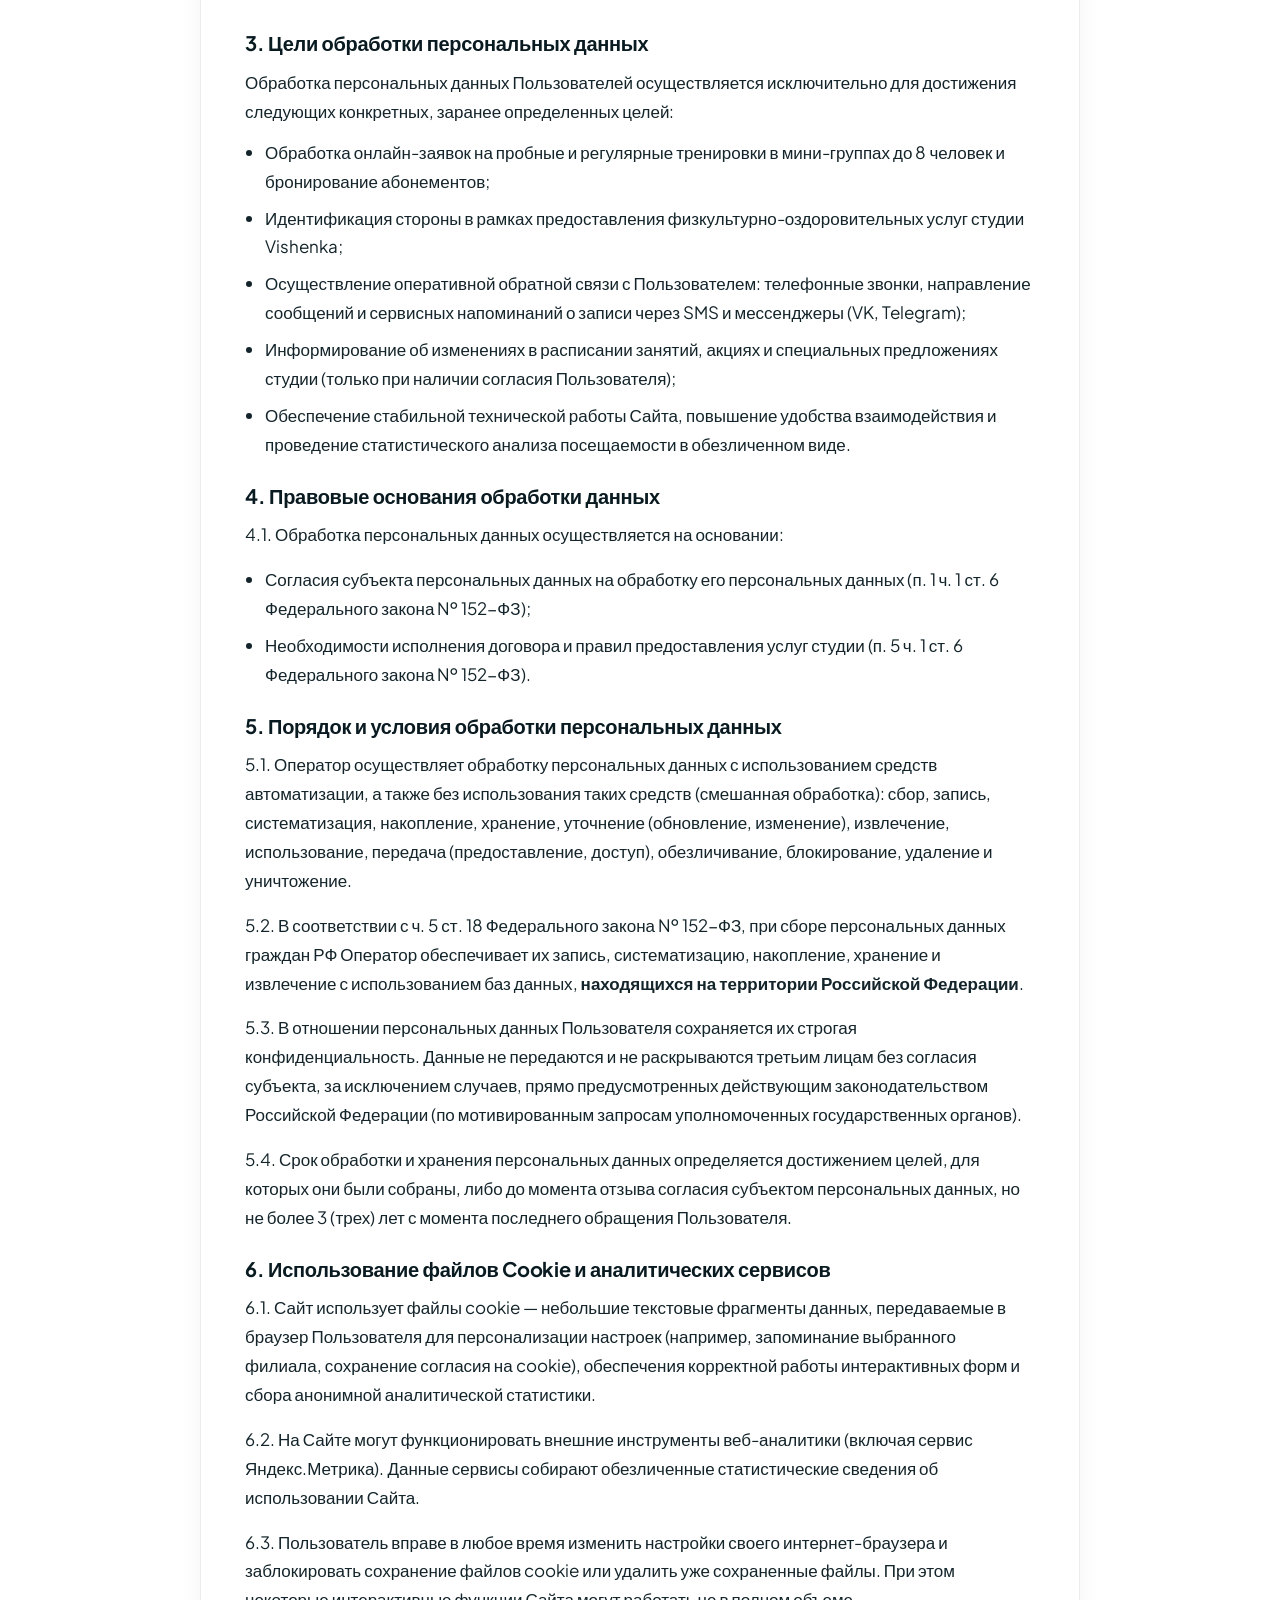
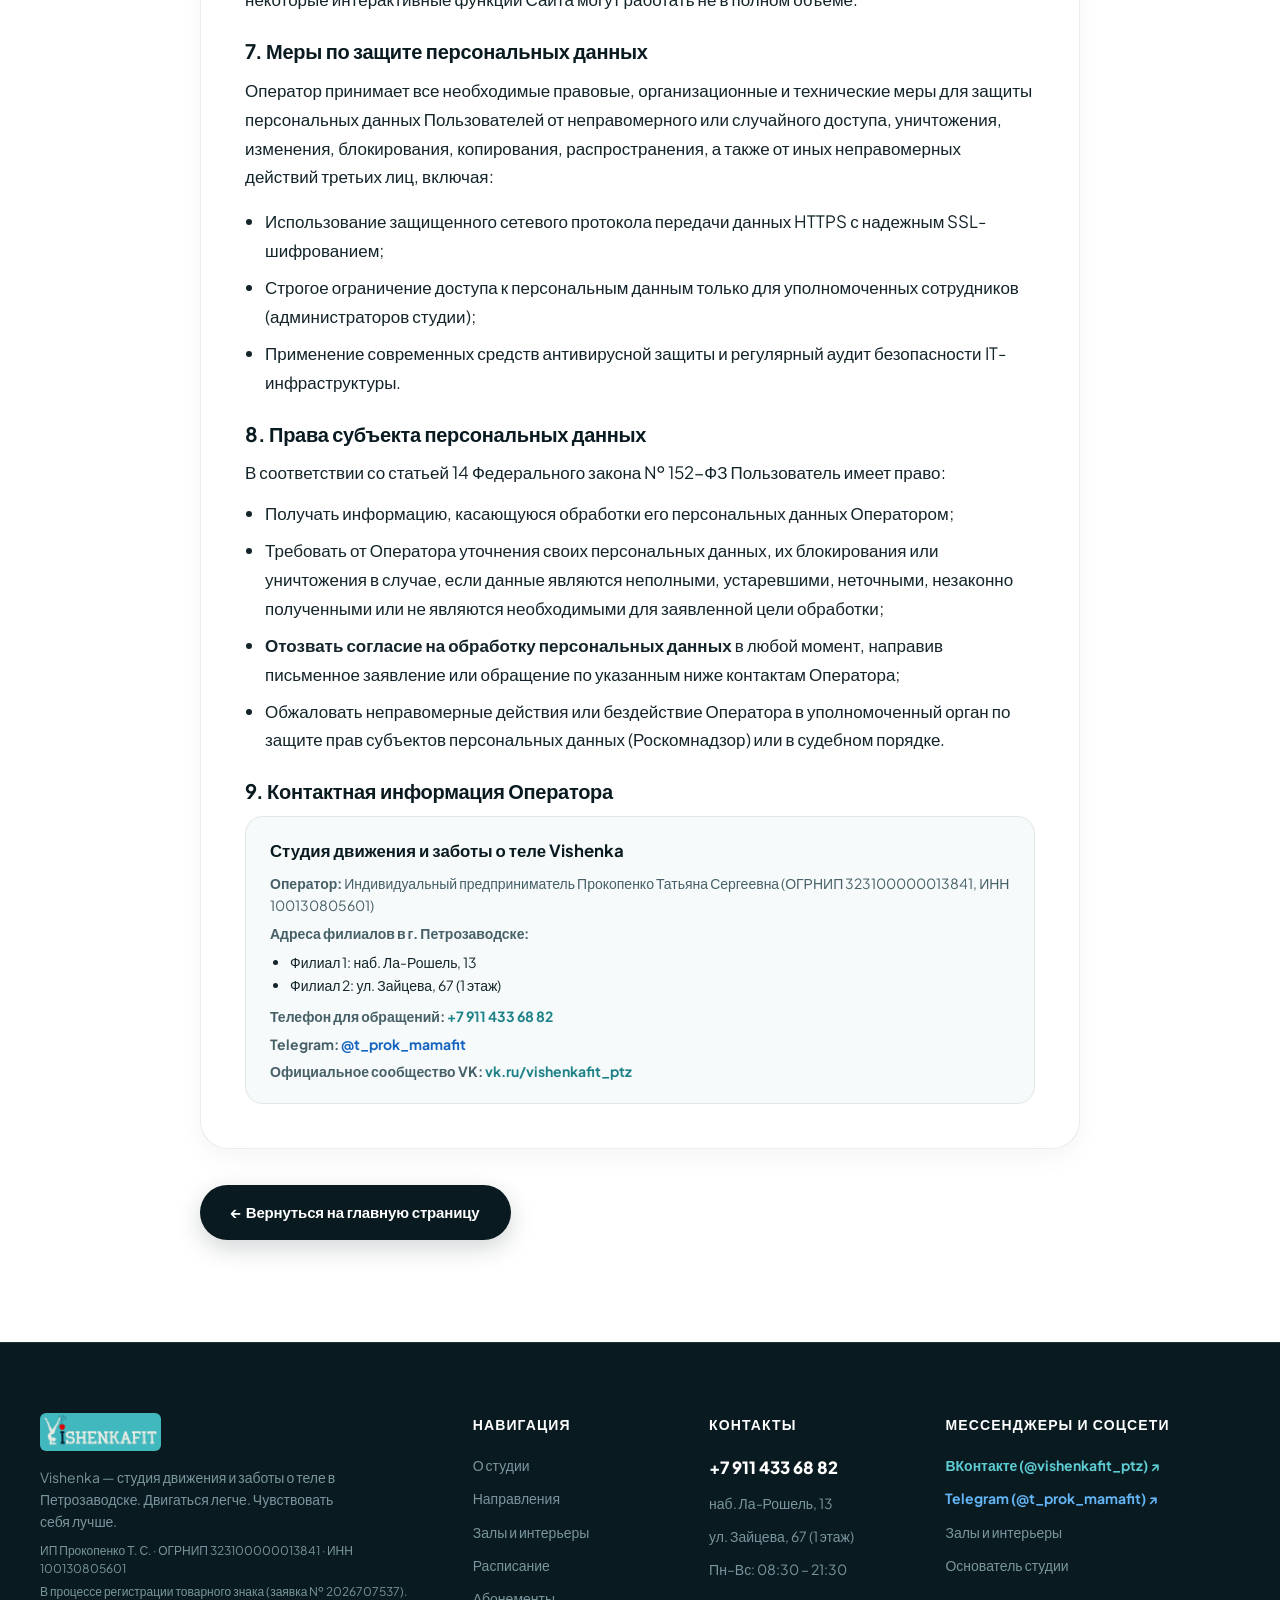
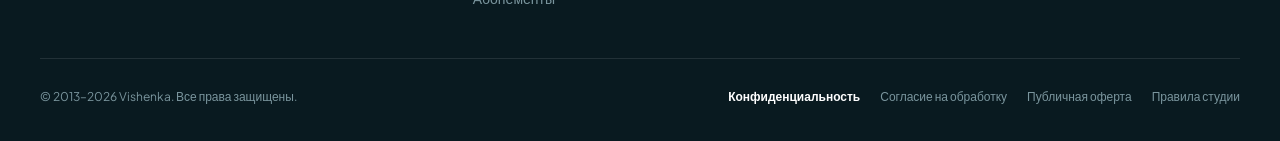
<file: privacy.html>
<!DOCTYPE html>
<html lang="ru">
<head>
  <meta charset="UTF-8">
  <meta name="viewport" content="width=device-width, initial-scale=1.0">
  <title>Политика обработки персональных данных (152-ФЗ) — Студия Vishenka Петрозаводск</title>
  <meta name="description" content="Политика обработки персональных данных фитнес-студии Vishenka в г. Петрозаводске в соответствии с Федеральным законом № 152-ФЗ «О персональных данных».">

  <!-- Favicons & App Icons (Поисковые системы, браузеры, закладки) -->
  <link rel="icon" type="image/x-icon" href="./favicon.ico">
  <link rel="icon" type="image/png" sizes="32x32" href="./assets/img/logo/favicon-32x32.png">
  <link rel="icon" type="image/png" sizes="16x16" href="./assets/img/logo/favicon-16x16.png">
  <link rel="apple-touch-icon" sizes="180x180" href="./assets/img/logo/apple-touch-icon.png">
  <meta name="theme-color" content="#E8EBE4">

  <!-- Open Graph -->
  <meta property="og:title" content="Политика обработки персональных данных — Vishenka">
  <meta property="og:description" content="Политика обработки персональных данных фитнес-студии Vishenka в г. Петрозаводске (152-ФЗ).">
  <meta property="og:type" content="website">
  <meta property="og:url" content="https://vishenkaptz.ru/privacy.html">
  <meta property="og:image" content="https://vishenkaptz.ru/assets/img/logo/og-image.jpg">
  <meta property="og:site_name" content="Vishenka">

  <!-- Google Fonts -->
  <link rel="preconnect" href="https://fonts.googleapis.com">
  <link rel="preconnect" href="https://fonts.gstatic.com" crossorigin>
  <link href="https://fonts.googleapis.com/css2?family=Playfair+Display:ital,wght@1,400;1,600;1,700&family=Plus+Jakarta+Sans:ital,wght@0,400;0,500;0,600;0,700;0,800;1,400&display=swap" rel="stylesheet">

  <!-- Main Stylesheet -->
  <link rel="stylesheet" href="./assets/css/main.css">
</head>
<body>

  <!-- ========================================================================
       HEADER
       ======================================================================== -->
  <header class="header scrolled" id="mainHeader">
    <div class="container header-inner">
      <a href="index.html" class="header-brand" aria-label="Vishenka Главная">
        <img src="./assets/img/logo/logo.jpg" alt="Vishenka" class="header-brand-logo" width="160" height="40">
      </a>

      <nav class="nav-desktop">
        <a href="index.html#about" class="nav-link">О студии</a>
        <a href="index.html#programs" class="nav-link">Направления</a>
        <a href="space.html" class="nav-link">Пространство</a>
        <a href="index.html#schedule" class="nav-link">Расписание</a>
        <a href="index.html#pricing" class="nav-link">Цены</a>
        <a href="index.html#locations" class="nav-link">Контакты</a>
      </nav>

      <div class="header-actions">
        <a href="tel:+79114336882" class="header-phone-link">
          +7 911 433 68 82
        </a>
        <a href="index.html" class="btn-pill btn-pill-outline btn-pill-sm">
          ← На главную
        </a>
      </div>
    </div>
  </header>

  <!-- ========================================================================
       CONTENT
       ======================================================================== -->
  <main style="padding-top: calc(var(--header-height) + 30px); background-color: var(--color-canvas);">
    <section class="section">
      <div class="container container-narrow">
        
        <div class="section-header-center" style="margin-bottom: 32px;">
          <span class="t-label">Правовая информация</span>
          <h1 class="t-h1" style="margin-top: 10px; margin-bottom: 12px;">
            Политика конфиденциальности
          </h1>
          <p class="t-body-sm" style="color: var(--color-ink-dim);">
            В соответствии с Федеральным законом РФ от 27.07.2006 № 152-ФЗ «О персональных данных»<br>
            Дата публикации / редакция: 29 августа 2026 г.
          </p>
        </div>

        <div style="background: #FFFFFF; border: 1px solid var(--hairline); border-radius: var(--radius-img); padding: clamp(24px, 4vw, 44px); box-shadow: var(--shadow-card); line-height: 1.7; color: var(--color-ink-main);">

          <h2 class="t-h3" style="margin-bottom: 12px; font-size: 1.25rem;">1. Общие положения</h2>
          <p style="margin-bottom: 16px;">
            1.1. Настоящая Политика конфиденциальности (далее — «Политика») разработана в соответствии с Федеральным законом от 27.07.2006 № 152-ФЗ «О персональных данных» и Федеральным законом от 27.07.2006 № 149-ФЗ «Об информации, информационных технологиях и о защите информации» и определяет порядок обработки персональных данных и меры по обеспечению их безопасности, принимаемые <strong>Индивидуальным предпринимателем Прокопенко Татьяной Сергеевной</strong> (ОГРНИП 323100000013841, ИНН 100130805601, далее — «Оператор»), при использовании веб-сайта <code>vishenkaptz.ru</code> (далее — «Сайт»).
          </p>
          <p style="margin-bottom: 16px;">
            1.2. Используя Сайт, просматривая страницы и отправляя формы онлайн-записи и бронирования, Пользователь подтверждает свое ознакомление с настоящей Политикой и выражает полное и безоговорочное согласие на обработку своих персональных данных в соответствии с изложенными условиями.
          </p>
          <p style="margin-bottom: 24px;">
            1.3. В случае несогласия с какими-либо условиями настоящей Политики Пользователь обязан прекратить использование Сайта.
          </p>

          <h2 class="t-h3" style="margin-bottom: 12px; font-size: 1.25rem;">2. Состав и категории обрабатываемых персональных данных</h2>
          <p style="margin-bottom: 12px;">
            2.1. Данные, добровольно предоставляемые Пользователем при заполнении веб-форм на Сайте:
          </p>
          <ul style="padding-left: 20px; margin-bottom: 16px; list-style-type: disc;">
            <li style="margin-bottom: 8px;"><strong>Имя</strong> (для персонализации обращения и идентификации клиента в студии);</li>
            <li style="margin-bottom: 8px;"><strong>Номер телефона</strong> (для подтверждения записи, направления напоминаний и обратной связи);</li>
            <li style="margin-bottom: 8px;"><strong>Выбранный филиал студии</strong> (наб. Ла-Рошель, 13 или ул. Зайцева, 67, 1 этаж);</li>
            <li style="margin-bottom: 8px;"><strong>Выбранное направление тренировки или тариф абонемента</strong>, дата и время занятия, инструктор.</li>
          </ul>
          <p style="margin-bottom: 12px;">
            2.2. Данные, собираемые автоматически при посещении страниц Сайта:
          </p>
          <ul style="padding-left: 20px; margin-bottom: 16px; list-style-type: disc;">
            <li style="margin-bottom: 8px;">IP-адрес, сетевые параметры и географический регион подключения;</li>
            <li style="margin-bottom: 8px;">Сведения об используемом браузере, типе устройства и операционной системе;</li>
            <li style="margin-bottom: 8px;">Данные о посещенных страницах, времени нахождения на Сайте и источниках перехода (реферер);</li>
            <li style="margin-bottom: 8px;">Файлы cookie (включая технические и аналитические данные счетчиков веб-аналитики, таких как Яндекс.Метрика).</li>
          </ul>
          <p style="margin-bottom: 24px;">
            2.3. Оператор <strong>не осуществляет</strong> обработку биометрических персональных данных, а также специальных категорий персональных данных, касающихся расовой, национальной принадлежности, политических взглядов, религиозных или философских убеждений, интимной жизни.
          </p>

          <h2 class="t-h3" style="margin-bottom: 12px; font-size: 1.25rem;">3. Цели обработки персональных данных</h2>
          <p style="margin-bottom: 12px;">
            Обработка персональных данных Пользователей осуществляется исключительно для достижения следующих конкретных, заранее определенных целей:
          </p>
          <ul style="padding-left: 20px; margin-bottom: 24px; list-style-type: disc;">
            <li style="margin-bottom: 8px;">Обработка онлайн-заявок на пробные и регулярные тренировки в мини-группах до 8 человек и бронирование абонементов;</li>
            <li style="margin-bottom: 8px;">Идентификация стороны в рамках предоставления физкультурно-оздоровительных услуг студии Vishenka;</li>
            <li style="margin-bottom: 8px;">Осуществление оперативной обратной связи с Пользователем: телефонные звонки, направление сообщений и сервисных напоминаний о записи через SMS и мессенджеры (VK, Telegram);</li>
            <li style="margin-bottom: 8px;">Информирование об изменениях в расписании занятий, акциях и специальных предложениях студии (только при наличии согласия Пользователя);</li>
            <li style="margin-bottom: 8px;">Обеспечение стабильной технической работы Сайта, повышение удобства взаимодействия и проведение статистического анализа посещаемости в обезличенном виде.</li>
          </ul>

          <h2 class="t-h3" style="margin-bottom: 12px; font-size: 1.25rem;">4. Правовые основания обработки данных</h2>
          <p style="margin-bottom: 16px;">
            4.1. Обработка персональных данных осуществляется на основании:
          </p>
          <ul style="padding-left: 20px; margin-bottom: 24px; list-style-type: disc;">
            <li style="margin-bottom: 8px;">Согласия субъекта персональных данных на обработку его персональных данных (п. 1 ч. 1 ст. 6 Федерального закона № 152-ФЗ);</li>
            <li style="margin-bottom: 8px;">Необходимости исполнения договора и правил предоставления услуг студии (п. 5 ч. 1 ст. 6 Федерального закона № 152-ФЗ).</li>
          </ul>

          <h2 class="t-h3" style="margin-bottom: 12px; font-size: 1.25rem;">5. Порядок и условия обработки персональных данных</h2>
          <p style="margin-bottom: 16px;">
            5.1. Оператор осуществляет обработку персональных данных с использованием средств автоматизации, а также без использования таких средств (смешанная обработка): сбор, запись, систематизация, накопление, хранение, уточнение (обновление, изменение), извлечение, использование, передача (предоставление, доступ), обезличивание, блокирование, удаление и уничтожение.
          </p>
          <p style="margin-bottom: 16px;">
            5.2. В соответствии с ч. 5 ст. 18 Федерального закона № 152-ФЗ, при сборе персональных данных граждан РФ Оператор обеспечивает их запись, систематизацию, накопление, хранение и извлечение с использованием баз данных, <strong>находящихся на территории Российской Федерации</strong>.
          </p>
          <p style="margin-bottom: 16px;">
            5.3. В отношении персональных данных Пользователя сохраняется их строгая конфиденциальность. Данные не передаются и не раскрываются третьим лицам без согласия субъекта, за исключением случаев, прямо предусмотренных действующим законодательством Российской Федерации (по мотивированным запросам уполномоченных государственных органов).
          </p>
          <p style="margin-bottom: 24px;">
            5.4. Срок обработки и хранения персональных данных определяется достижением целей, для которых они были собраны, либо до момента отзыва согласия субъектом персональных данных, но не более 3 (трех) лет с момента последнего обращения Пользователя.
          </p>

          <h2 class="t-h3" style="margin-bottom: 12px; font-size: 1.25rem;">6. Использование файлов Cookie и аналитических сервисов</h2>
          <p style="margin-bottom: 16px;">
            6.1. Сайт использует файлы cookie — небольшие текстовые фрагменты данных, передаваемые в браузер Пользователя для персонализации настроек (например, запоминание выбранного филиала, сохранение согласия на cookie), обеспечения корректной работы интерактивных форм и сбора анонимной аналитической статистики.
          </p>
          <p style="margin-bottom: 16px;">
            6.2. На Сайте могут функционировать внешние инструменты веб-аналитики (включая сервис Яндекс.Метрика). Данные сервисы собирают обезличенные статистические сведения об использовании Сайта.
          </p>
          <p style="margin-bottom: 24px;">
            6.3. Пользователь вправе в любое время изменить настройки своего интернет-браузера и заблокировать сохранение файлов cookie или удалить уже сохраненные файлы. При этом некоторые интерактивные функции Сайта могут работать не в полном объеме.
          </p>

          <h2 class="t-h3" style="margin-bottom: 12px; font-size: 1.25rem;">7. Меры по защите персональных данных</h2>
          <p style="margin-bottom: 16px;">
            Оператор принимает все необходимые правовые, организационные и технические меры для защиты персональных данных Пользователей от неправомерного или случайного доступа, уничтожения, изменения, блокирования, копирования, распространения, а также от иных неправомерных действий третьих лиц, включая:
          </p>
          <ul style="padding-left: 20px; margin-bottom: 24px; list-style-type: disc;">
            <li style="margin-bottom: 8px;">Использование защищенного сетевого протокола передачи данных HTTPS с надежным SSL-шифрованием;</li>
            <li style="margin-bottom: 8px;">Строгое ограничение доступа к персональным данным только для уполномоченных сотрудников (администраторов студии);</li>
            <li style="margin-bottom: 8px;">Применение современных средств антивирусной защиты и регулярный аудит безопасности IT-инфраструктуры.</li>
          </ul>

          <h2 class="t-h3" style="margin-bottom: 12px; font-size: 1.25rem;">8. Права субъекта персональных данных</h2>
          <p style="margin-bottom: 12px;">
            В соответствии со статьей 14 Федерального закона № 152-ФЗ Пользователь имеет право:
          </p>
          <ul style="padding-left: 20px; margin-bottom: 24px; list-style-type: disc;">
            <li style="margin-bottom: 8px;">Получать информацию, касающуюся обработки его персональных данных Оператором;</li>
            <li style="margin-bottom: 8px;">Требовать от Оператора уточнения своих персональных данных, их блокирования или уничтожения в случае, если данные являются неполными, устаревшими, неточными, незаконно полученными или не являются необходимыми для заявленной цели обработки;</li>
            <li style="margin-bottom: 8px;"><strong>Отозвать согласие на обработку персональных данных</strong> в любой момент, направив письменное заявление или обращение по указанным ниже контактам Оператора;</li>
            <li style="margin-bottom: 8px;">Обжаловать неправомерные действия или бездействие Оператора в уполномоченный орган по защите прав субъектов персональных данных (Роскомнадзор) или в судебном порядке.</li>
          </ul>

          <h2 class="t-h3" style="margin-bottom: 12px; font-size: 1.25rem;">9. Контактная информация Оператора</h2>
          <div style="padding: 20px 24px; background: var(--color-canvas-alt); border-radius: var(--radius-card); border: 1px solid var(--hairline);">
            <strong style="display: block; font-size: 1.05rem; color: var(--color-ink-display); margin-bottom: 8px;">Студия движения и заботы о теле Vishenka</strong>
            <p class="t-body-sm" style="margin-bottom: 6px;"><strong>Оператор:</strong> Индивидуальный предприниматель Прокопенко Татьяна Сергеевна (ОГРНИП 323100000013841, ИНН 100130805601)</p>
            <p class="t-body-sm" style="margin-bottom: 6px;"><strong>Адреса филиалов в г. Петрозаводске:</strong></p>
            <ul style="padding-left: 20px; margin-bottom: 8px; font-size: 0.875rem;">
              <li>Филиал 1: наб. Ла-Рошель, 13</li>
              <li>Филиал 2: ул. Зайцева, 67 (1 этаж)</li>
            </ul>
            <p class="t-body-sm" style="margin-bottom: 6px;"><strong>Телефон для обращений:</strong> <a href="tel:+79114336882" style="font-weight: 700; color: var(--color-turquoise-dark);">+7 911 433 68 82</a></p>
            <p class="t-body-sm" style="margin-bottom: 6px;"><strong>Telegram:</strong> <a href="https://t.me/t_prok_mamafit" target="_blank" rel="noopener noreferrer" style="color: #1565C0; font-weight: 700;">@t_prok_mamafit</a></p>
            <p class="t-body-sm" style="margin: 0;"><strong>Официальное сообщество VK:</strong> <a href="https://vk.ru/vishenkafit_ptz" target="_blank" rel="noopener noreferrer" style="color: var(--color-turquoise-dark); font-weight: 700;">vk.ru/vishenkafit_ptz</a></p>
          </div>

        </div>

        <div class="text-center" style="margin-top: 36px;">
          <a href="index.html" class="btn-pill btn-pill-dark btn-pill-lg">
            ← Вернуться на главную страницу
          </a>
        </div>

      </div>
    </section>
  </main>

  <!-- ========================================================================
       FOOTER
       ======================================================================== -->
  <footer class="footer-clean">
    <div class="container">
      <div class="footer-clean-grid">
        <div>
          <img src="./assets/img/logo/logo.jpg" alt="Vishenka" width="152" height="38" loading="lazy" style="height: 38px; width: auto; border-radius: var(--radius-xs); margin-bottom: 16px;">
          <p class="t-body-sm" style="max-width: 320px; color: var(--color-ink-dim); margin-bottom: 10px;">
            Vishenka — студия движения и заботы о теле в Петрозаводске. Двигаться легче. Чувствовать себя лучше.
          </p>
          <p class="t-meta" style="color: var(--color-ink-dim); font-size: 0.75rem; line-height: 1.5; margin-bottom: 4px;">
            ИП Прокопенко Т. С. · ОГРНИП 323100000013841 · ИНН 100130805601
          </p>
          <p class="t-meta" style="color: var(--color-ink-dim); font-size: 0.75rem;">
            В процессе регистрации товарного знака (заявка № 2026707537).
          </p>
        </div>

        <div>
          <div class="footer-clean-title">Навигация</div>
          <div class="footer-clean-links">
            <a href="index.html#about">О студии</a>
            <a href="index.html#programs">Направления</a>
            <a href="space.html">Залы и интерьеры</a>
            <a href="index.html#schedule">Расписание</a>
            <a href="index.html#pricing">Абонементы</a>
          </div>
        </div>

        <div>
          <div class="footer-clean-title">Контакты</div>
          <div class="footer-clean-links">
            <a href="tel:+79114336882" style="font-weight: 800; color: #FFFFFF; font-size: 1.05rem;">+7 911 433 68 82</a>
            <div>наб. Ла-Рошель, 13</div>
            <div>ул. Зайцева, 67 (1 этаж)</div>
            <div>Пн–Вс: 08:30 – 21:30</div>
          </div>
        </div>

        <div>
          <div class="footer-clean-title">Мессенджеры и соцсети</div>
          <div class="footer-clean-links">
            <a href="https://vk.ru/vishenkafit_ptz" target="_blank" rel="noopener noreferrer" style="color: var(--color-turquoise-light); font-weight: 700;">ВКонтакте (@vishenkafit_ptz) ↗</a>
            <a href="https://t.me/t_prok_mamafit" target="_blank" rel="noopener noreferrer" style="color: #64B5F6; font-weight: 700;">Telegram (@t_prok_mamafit) ↗</a>
            <a href="space.html">Залы и интерьеры</a>
            <a href="index.html#founder">Основатель студии</a>
          </div>
        </div>
      </div>

      <div class="footer-clean-bottom">
        <div>© 2013–2026 Vishenka. Все права защищены.</div>
        <div style="display: flex; gap: 20px; flex-wrap: wrap;">
          <a href="privacy.html" style="color: #FFFFFF; font-weight: 700;">Конфиденциальность</a>
          <a href="consent.html">Согласие на обработку</a>
          <a href="offer.html">Публичная оферта</a>
          <a href="legal.html">Правила студии</a>
        </div>
      </div>
    </div>
  </footer>

  <!-- Cookie Consent Banner -->
  <div id="cookieBanner" class="cookie-banner" style="display: none;">
    <div class="cookie-banner-content">
      <div class="cookie-banner-text">
        Мы используем файлы cookie для персонализации сервиса и повышения удобства работы с сайтом. Продолжая использовать сайт, вы соглашаетесь с <a href="privacy.html" target="_blank">Политикой конфиденциальности</a> и использованием cookie.
      </div>
      <div class="cookie-banner-actions">
        <button class="btn-pill btn-pill-dark btn-pill-sm" id="cookieAcceptBtn">Принять</button>
      </div>
    </div>
  </div>

  <script src="./assets/js/app.js"></script>
</body>
</html>
</file>
<file: assets/css/main.css>
/* ==========================================================================
   VISHENKA WELLNESS & FITNESS — EDITORIAL BRAND DESIGN SYSTEM
   Visual Language: Authentic Wellness Studio (Petrozavodsk)
   Color Ratio: 70% Crisp Light Surfaces, 20% Deep Charcoal Ink (#091A20), 10% Turquoise (#36A8AF) & Velvet Cherry (#C8232B)
   ========================================================================== */

/* --------------------------------------------------------------------------
   01. DESIGN TOKENS
   -------------------------------------------------------------------------- */
:root {
  /* Brand Core Colors */
  --color-turquoise: #36A8AF;
  --color-turquoise-dark: #1E8288;
  --color-turquoise-deep: #10595E;
  --color-turquoise-light: #5ECDD3;
  --color-turquoise-soft: #EEF8F9;
  --color-turquoise-subtle: #DDF1F3;

  /* Accent Velvet Cherry */
  --color-cherry: #C8232B;
  --color-cherry-hover: #AA151C;
  --color-cherry-soft: #FDF2F3;

  /* Surfaces & Neutral Canvas (70% Light / Serene) */
  --color-canvas: #FFFFFF;
  --color-canvas-alt: #F6FAFA;
  --color-canvas-warm: #FAFDFD;
  --color-canvas-card: #FFFFFF;
  --color-canvas-border: rgba(9, 26, 32, 0.08);

  /* Deep Charcoal Typography (20% Ink) */
  --color-ink-display: #091A20;
  --color-ink-main: #13242A;
  --color-ink-body: #476068;
  --color-ink-dim: #7A959D;

  /* Dark Atmosphere Accent */
  --color-dark-bg: #091A20;
  --color-dark-surface: #10262E;
  --color-dark-border: rgba(255, 255, 255, 0.1);

  /* Hairlines & Separators */
  --hairline: rgba(9, 26, 32, 0.08);
  --hairline-strong: rgba(9, 26, 32, 0.14);
  --hairline-turquoise: rgba(54, 168, 175, 0.25);

  /* Typography Families */
  --font-sans: 'Plus Jakarta Sans', -apple-system, BlinkMacSystemFont, 'Segoe UI', Roboto, sans-serif;
  --font-serif: 'Playfair Display', Georgia, 'Times New Roman', serif;

  /* Proportional Radii */
  --radius-xs: 6px;
  --radius-sm: 10px;
  --radius-card: 18px;
  --radius-img: 28px;
  --radius-pill: 9999px;

  /* Natural Non-AI Shadows */
  --shadow-sm: 0 1px 3px rgba(9, 26, 32, 0.04);
  --shadow-card: 0 8px 28px -4px rgba(9, 26, 32, 0.06);
  --shadow-hover: 0 16px 40px -6px rgba(30, 130, 136, 0.14);
  --shadow-pill-btn: 0 8px 24px rgba(9, 26, 32, 0.18);
  --shadow-cherry-btn: 0 8px 24px rgba(200, 35, 43, 0.28);

  /* Layout Constants */
  --container-max: 1320px;
  --header-height: 84px;

  /* Natural Bodily Easing */
  --ease-wellness: cubic-bezier(0.16, 1, 0.3, 1);
  --transition-smooth: 0.35s var(--ease-wellness);
}

/* --------------------------------------------------------------------------
   02. RESET & GLOBAL ARCHITECTURE
   -------------------------------------------------------------------------- */
*, *::before, *::after {
  box-sizing: border-box;
  margin: 0;
  padding: 0;
}

html {
  scroll-behavior: smooth;
  font-size: 16px;
  -webkit-font-smoothing: antialiased;
  -moz-osx-font-smoothing: grayscale;
  background-color: var(--color-canvas);
  color: var(--color-ink-main);
  overflow-x: clip;
}

body {
  font-family: var(--font-sans);
  font-size: 1.0625rem;
  line-height: 1.65;
  background-color: var(--color-canvas);
  color: var(--color-ink-main);
  overflow-x: clip;
}

img {
  display: block;
  max-width: 100%;
  height: auto;
}

a {
  color: inherit;
  text-decoration: none;
  transition: color 0.2s ease, opacity 0.2s ease;
}

button {
  font-family: inherit;
  font-size: inherit;
  border: none;
  background: none;
  cursor: pointer;
  touch-action: manipulation;
}

:focus-visible {
  outline: 2px solid var(--color-turquoise);
  outline-offset: 3px;
}

::selection {
  background-color: var(--color-turquoise);
  color: #FFFFFF;
}

/* --------------------------------------------------------------------------
   03. EDITORIAL TYPOGRAPHY
   -------------------------------------------------------------------------- */
.t-display-hero {
  font-family: var(--font-sans);
  font-size: clamp(2.8rem, 5.8vw, 4.8rem);
  line-height: 1.06;
  font-weight: 800;
  letter-spacing: -0.035em;
  color: var(--color-ink-display);
}

.serif-italic {
  font-family: var(--font-serif);
  font-style: italic;
  font-weight: 400;
  letter-spacing: normal;
  color: var(--color-ink-display);
}

.t-h1 {
  font-size: clamp(2.2rem, 4vw, 3.4rem);
  line-height: 1.12;
  font-weight: 800;
  letter-spacing: -0.03em;
  color: var(--color-ink-display);
}

.t-h2 {
  font-size: clamp(1.8rem, 3vw, 2.6rem);
  line-height: 1.18;
  font-weight: 800;
  letter-spacing: -0.025em;
  color: var(--color-ink-display);
}

.t-h3 {
  font-size: clamp(1.2rem, 1.5vw, 1.55rem);
  line-height: 1.28;
  font-weight: 700;
  letter-spacing: -0.015em;
  color: var(--color-ink-display);
}

.t-label {
  display: inline-flex;
  align-items: center;
  gap: 8px;
  font-size: 0.75rem;
  font-weight: 800;
  letter-spacing: 0.14em;
  text-transform: uppercase;
  color: var(--color-turquoise-dark);
}

.t-lead {
  font-size: clamp(1.0625rem, 1.15vw, 1.25rem);
  line-height: 1.65;
  color: var(--color-ink-body);
}

.t-body-sm {
  font-size: 0.875rem;
  line-height: 1.55;
  color: var(--color-ink-body);
}

/* --------------------------------------------------------------------------
   04. CONTAINERS & SPACING
   -------------------------------------------------------------------------- */
.container {
  width: 100%;
  max-width: var(--container-max);
  margin: 0 auto;
  padding-left: clamp(16px, 4vw, 40px);
  padding-right: clamp(16px, 4vw, 40px);
}

.container-narrow {
  max-width: 960px;
}

.container-statement {
  max-width: 860px;
}

.section {
  padding-top: clamp(70px, 8vw, 120px);
  padding-bottom: clamp(70px, 8vw, 120px);
  position: relative;
}

.section-alt {
  background-color: var(--color-canvas-alt);
}

.section-header-center {
  text-align: center;
  max-width: 760px;
  margin: 0 auto clamp(36px, 5vw, 64px) auto;
}

.section-header-split {
  display: flex;
  align-items: flex-end;
  justify-content: space-between;
  flex-wrap: wrap;
  gap: 20px;
  margin-bottom: clamp(36px, 5vw, 60px);
}

/* --------------------------------------------------------------------------
   05. LUXURY PILL BUTTONS & CONTROLS
   -------------------------------------------------------------------------- */
.btn-pill {
  display: inline-flex;
  align-items: center;
  justify-content: center;
  gap: 10px;
  padding: 14px 30px;
  min-height: 52px;
  border-radius: var(--radius-pill);
  font-weight: 700;
  font-size: 0.9375rem;
  letter-spacing: -0.01em;
  transition: all 0.28s var(--ease-wellness);
  white-space: nowrap;
  user-select: none;
}

.btn-pill:active {
  transform: scale(0.98);
}

.btn-pill-dark {
  background-color: var(--color-ink-display);
  color: #FFFFFF;
  box-shadow: var(--shadow-pill-btn);
  border: 1px solid transparent;
}

.btn-pill-dark:hover {
  background-color: var(--color-turquoise-deep);
  transform: translateY(-2px);
}

.btn-pill-cherry {
  background-color: var(--color-cherry);
  color: #FFFFFF;
  box-shadow: var(--shadow-cherry-btn);
  border: 1px solid transparent;
}

.btn-pill-cherry:hover {
  background-color: var(--color-cherry-hover);
  transform: translateY(-2px);
}

.btn-pill-outline {
  background-color: transparent;
  color: var(--color-ink-display);
  border: 1.5px solid var(--hairline-strong);
}

.btn-pill-outline:hover {
  border-color: var(--color-ink-display);
  background-color: var(--color-ink-display);
  color: #FFFFFF;
  transform: translateY(-2px);
}

.btn-pill-secondary {
  background-color: var(--color-turquoise-soft);
  color: var(--color-turquoise-deep);
  border: 1px solid var(--hairline-turquoise);
}

.btn-pill-secondary:hover {
  background-color: var(--color-turquoise-subtle);
  transform: translateY(-2px);
}

.btn-pill-sm {
  padding: 8px 20px;
  min-height: 38px;
  font-size: 0.8125rem;
}

/* --------------------------------------------------------------------------
   06. CLEAN HEADER
   -------------------------------------------------------------------------- */
.header {
  position: fixed;
  top: 0;
  left: 0;
  width: 100%;
  height: var(--header-height);
  z-index: 1000;
  background-color: rgba(255, 255, 255, 0.96);
  backdrop-filter: blur(16px);
  -webkit-backdrop-filter: blur(16px);
  border-bottom: 1px solid var(--hairline);
  transition: height 0.25s ease, box-shadow 0.25s ease;
}

.header.scrolled {
  height: 70px;
  box-shadow: 0 4px 20px rgba(9, 26, 32, 0.05);
}

.header-inner {
  display: flex;
  align-items: center;
  justify-content: space-between;
  height: 100%;
  gap: 20px;
}

.header-brand {
  display: flex;
  align-items: center;
  flex-shrink: 0;
}

.header-brand-logo {
  height: 34px;
  width: auto;
  border-radius: var(--radius-xs);
}

.nav-desktop {
  display: flex;
  align-items: center;
  gap: clamp(14px, 1.8vw, 26px);
}

.nav-link {
  font-size: 0.875rem;
  font-weight: 700;
  color: var(--color-ink-main);
  padding: 6px 0;
  position: relative;
  white-space: nowrap;
  transition: color 0.2s ease;
}

.nav-link:hover,
.nav-link.active {
  color: var(--color-turquoise-dark);
}

.nav-link::after {
  content: "";
  position: absolute;
  bottom: 0;
  left: 0;
  width: 0;
  height: 2px;
  background-color: var(--color-cherry);
  transition: width 0.25s var(--ease-wellness);
}

.nav-link:hover::after,
.nav-link.active::after {
  width: 100%;
}

.header-actions {
  display: flex;
  align-items: center;
  gap: 12px;
  flex-shrink: 0;
}

.header-phone-link {
  display: inline-flex;
  align-items: center;
  gap: 6px;
  font-weight: 800;
  font-size: 0.875rem;
  color: var(--color-ink-display);
  padding: 8px 14px;
  border-radius: var(--radius-pill);
  background-color: var(--color-canvas-alt);
  border: 1px solid var(--hairline);
  white-space: nowrap;
  transition: all 0.2s ease;
}

.header-phone-link:hover {
  border-color: var(--color-turquoise-dark);
  color: var(--color-turquoise-dark);
}

.vk-action-btn {
  width: 38px;
  height: 38px;
  border-radius: var(--radius-pill);
  background-color: #0077FF;
  display: flex;
  align-items: center;
  justify-content: center;
  color: #FFFFFF;
  flex-shrink: 0;
  transition: transform 0.2s ease;
}

.vk-action-btn:hover {
  transform: translateY(-2px);
}

.tg-action-btn {
  width: 38px;
  height: 38px;
  border-radius: var(--radius-pill);
  background-color: #229ED9;
  display: flex;
  align-items: center;
  justify-content: center;
  color: #FFFFFF;
  flex-shrink: 0;
  transition: transform 0.2s ease;
}

.tg-action-btn:hover {
  transform: translateY(-2px);
}

.wa-action-btn {
  width: 38px;
  height: 38px;
  border-radius: var(--radius-pill);
  background-color: #25D366;
  display: flex;
  align-items: center;
  justify-content: center;
  color: #FFFFFF;
  flex-shrink: 0;
  transition: transform 0.2s ease;
}

.wa-action-btn:hover {
  transform: translateY(-2px);
}

.burger-btn {
  display: none;
  width: 42px;
  height: 42px;
  flex-direction: column;
  justify-content: center;
  align-items: center;
  gap: 5px;
  border-radius: var(--radius-pill);
  background-color: var(--color-canvas-alt);
  border: 1px solid var(--hairline);
  flex-shrink: 0;
}

.burger-line {
  width: 20px;
  height: 2px;
  background-color: var(--color-ink-display);
}

/* Mobile Drawer */
.nav-mobile-overlay {
  position: fixed;
  inset: 0;
  background-color: rgba(9, 26, 32, 0.65);
  backdrop-filter: blur(8px);
  z-index: 1990;
  display: none;
}

.nav-mobile-overlay.open { display: block; }

.nav-mobile-drawer {
  position: fixed;
  top: 0;
  right: -340px;
  width: 320px;
  max-width: 85vw;
  height: 100%;
  background-color: #FFFFFF;
  z-index: 2000;
  padding: 28px;
  display: flex;
  flex-direction: column;
  justify-content: space-between;
  box-shadow: -10px 0 40px rgba(0, 0, 0, 0.15);
  transition: right 0.35s var(--ease-wellness);
}

.nav-mobile-drawer.open { right: 0; }

.nav-mobile-list {
  display: flex;
  flex-direction: column;
  gap: 16px;
  margin-top: 24px;
}

.nav-mobile-link {
  font-size: 1.1rem;
  font-weight: 800;
  color: var(--color-ink-display);
  padding: 8px 0;
  border-bottom: 1px solid var(--hairline);
}

/* --------------------------------------------------------------------------
   07. HERO SECTION (1:1 Reference Match)
   -------------------------------------------------------------------------- */
.hero-stage {
  padding-top: calc(var(--header-height) + 20px);
  padding-bottom: 40px;
  background-color: var(--color-canvas);
  position: relative;
}

.hero-poster-canvas {
  position: relative;
  border-radius: var(--radius-img);
  overflow: hidden;
  box-shadow: var(--shadow-card);
  background-color: #FAFDFD;
  border: 1px solid var(--hairline);
  min-height: 580px;
}

.hero-backdrop-img {
  width: 100%;
  height: 100%;
  max-height: 720px;
  object-fit: cover;
  object-position: center;
  display: block;
}

.hero-content-overlay {
  position: absolute;
  top: 0;
  left: 0;
  width: 100%;
  height: 100%;
  padding: clamp(24px, 4vw, 54px);
  display: flex;
  flex-direction: column;
  justify-content: space-between;
  pointer-events: none;
}

.hero-top-row {
  display: flex;
  align-items: flex-start;
  justify-content: flex-end;
  pointer-events: auto;
}

.hero-badge-circle {
  display: flex;
  flex-direction: column;
  align-items: center;
  justify-content: center;
  width: 100px;
  height: 100px;
  border-radius: 50%;
  background-color: rgba(255, 255, 255, 0.92);
  backdrop-filter: blur(10px);
  border: 1px solid var(--hairline-turquoise);
  box-shadow: var(--shadow-sm);
  text-align: center;
  padding: 8px;
}

.hero-badge-circle-icon {
  width: 20px;
  height: 20px;
  color: var(--color-turquoise-deep);
  margin-bottom: 2px;
}

.hero-badge-circle-text {
  font-size: 0.6875rem;
  font-weight: 800;
  line-height: 1.2;
  color: var(--color-ink-display);
}

.hero-editorial-block {
  max-width: 520px;
  pointer-events: auto;
  background: rgba(255, 255, 255, 0.88);
  backdrop-filter: blur(12px);
  -webkit-backdrop-filter: blur(12px);
  padding: clamp(24px, 3.5vw, 36px);
  border-radius: var(--radius-card);
  border: 1px solid rgba(255, 255, 255, 0.8);
  box-shadow: 0 10px 30px rgba(9, 26, 32, 0.05);
}

.hero-subline {
  font-size: clamp(1rem, 1.1vw, 1.15rem);
  line-height: 1.6;
  color: var(--color-ink-body);
  margin: 16px 0 24px 0;
}

.hero-trust-bar-bottom {
  background-color: rgba(255, 255, 255, 0.94);
  backdrop-filter: blur(12px);
  border: 1px solid var(--hairline);
  border-radius: var(--radius-sm);
  padding: 16px 24px;
  display: grid;
  grid-template-columns: repeat(4, 1fr);
  gap: 16px;
  margin-top: 20px;
  box-shadow: var(--shadow-sm);
}

.hero-trust-item {
  display: flex;
  align-items: center;
  gap: 10px;
  font-size: 0.8125rem;
  font-weight: 700;
  color: var(--color-ink-body);
}

.hero-trust-item-icon {
  display: inline-flex;
  align-items: center;
  justify-content: center;
  width: 20px;
  height: 20px;
  color: var(--color-turquoise-dark);
  flex-shrink: 0;
}

.hero-trust-item-icon svg {
  width: 100%;
  height: 100%;
  display: block;
}

/* --------------------------------------------------------------------------
   08. BRAND STATEMENT (Emotional Pause)
   -------------------------------------------------------------------------- */
.statement-section {
  padding: clamp(80px, 9vw, 120px) 0;
  text-align: center;
  background-color: var(--color-canvas);
}

.statement-h2 {
  font-size: clamp(2.2rem, 4.2vw, 3.4rem);
  font-weight: 800;
  line-height: 1.18;
  letter-spacing: -0.03em;
  color: var(--color-ink-display);
  margin-bottom: 24px;
}

.statement-lead-text {
  font-size: clamp(1.2rem, 1.6vw, 1.5rem);
  line-height: 1.65;
  color: var(--color-ink-body);
  max-width: 720px;
  margin: 0 auto 28px auto;
}

.statement-footnote {
  font-size: 0.875rem;
  font-weight: 700;
  letter-spacing: 0.08em;
  text-transform: uppercase;
  color: var(--color-turquoise-dark);
}

/* --------------------------------------------------------------------------
   09. FAST FACTUAL TRUST BAR
   -------------------------------------------------------------------------- */
.factual-trust-section {
  border-top: 1px solid var(--hairline);
  border-bottom: 1px solid var(--hairline);
  padding: 28px 0;
  background-color: var(--color-canvas-alt);
}

.factual-grid {
  display: grid;
  grid-template-columns: repeat(4, 1fr);
  gap: 24px;
}

.factual-item {
  text-align: center;
  padding: 0 16px;
  border-right: 1px solid var(--hairline-strong);
}

.factual-item:last-child {
  border-right: none;
}

.factual-num {
  font-size: clamp(1.6rem, 2.4vw, 2.2rem);
  font-weight: 800;
  line-height: 1.1;
  letter-spacing: -0.02em;
  color: var(--color-turquoise-dark);
  margin-bottom: 4px;
}

.factual-label {
  font-size: 0.8125rem;
  font-weight: 700;
  color: var(--color-ink-body);
}

/* --------------------------------------------------------------------------
   10. UX GOAL ROUTER ("Что вы хотите изменить?")
   -------------------------------------------------------------------------- */
.goals-grid-6 {
  display: grid;
  grid-template-columns: repeat(auto-fit, minmax(320px, 1fr));
  gap: 22px;
}

.goal-ux-card {
  background-color: #FFFFFF;
  border: 1px solid var(--hairline);
  border-radius: var(--radius-card);
  padding: 32px 28px;
  display: flex;
  flex-direction: column;
  justify-content: space-between;
  transition: all 0.3s var(--ease-wellness);
  cursor: pointer;
  position: relative;
}

.goal-ux-card:hover {
  border-color: var(--color-turquoise);
  box-shadow: var(--shadow-hover);
  transform: translateY(-4px);
}

.goal-ux-index {
  font-size: 0.75rem;
  font-weight: 800;
  letter-spacing: 0.12em;
  text-transform: uppercase;
  color: var(--color-turquoise-dark);
  margin-bottom: 12px;
}

.goal-ux-title {
  font-size: 1.35rem;
  font-weight: 800;
  color: var(--color-ink-display);
  margin-bottom: 8px;
}

.goal-ux-tags {
  display: flex;
  flex-wrap: wrap;
  gap: 8px;
  margin-top: 18px;
}

.goal-ux-tag {
  background-color: var(--color-canvas-alt);
  border: 1px solid var(--hairline);
  padding: 5px 12px;
  border-radius: var(--radius-pill);
  font-size: 0.75rem;
  font-weight: 700;
  color: var(--color-ink-main);
}

/* --------------------------------------------------------------------------
   11. POPULAR PROGRAMS (6 Core Cards)
   -------------------------------------------------------------------------- */
.programs-grid-6 {
  display: grid;
  grid-template-columns: repeat(auto-fit, minmax(320px, 1fr));
  gap: 28px;
}

.program-card-editorial {
  background-color: #FFFFFF;
  border: 1px solid var(--hairline);
  border-radius: var(--radius-card);
  overflow: hidden;
  display: flex;
  flex-direction: column;
  transition: all 0.3s var(--ease-wellness);
}

.program-card-editorial:hover {
  border-color: var(--color-turquoise);
  box-shadow: var(--shadow-hover);
  transform: translateY(-5px);
}

.program-img-frame {
  position: relative;
  aspect-ratio: 16/10;
  background-color: var(--color-canvas-alt);
  overflow: hidden;
}

.program-img-frame img {
  width: 100%;
  height: 100%;
  object-fit: cover;
  transition: transform 0.5s var(--ease-wellness);
}

.program-card-editorial:hover .program-img-frame img {
  transform: scale(1.05);
}

.program-editorial-body {
  padding: 26px;
  display: flex;
  flex-direction: column;
  flex-grow: 1;
}

.program-editorial-title {
  font-size: 1.3rem;
  font-weight: 800;
  margin-bottom: 8px;
  color: var(--color-ink-display);
}

.program-editorial-meta {
  display: flex;
  align-items: center;
  justify-content: space-between;
  padding-top: 14px;
  border-top: 1px solid var(--hairline);
  font-size: 0.8125rem;
  font-weight: 700;
  color: var(--color-ink-dim);
  margin-top: auto;
}

/* --------------------------------------------------------------------------
   12. HUMAN SECTION («Здесь вас видят»)
   -------------------------------------------------------------------------- */
.human-grid {
  display: grid;
  grid-template-columns: 1fr 1fr;
  gap: clamp(36px, 5vw, 64px);
  align-items: center;
}

.human-photo-frame {
  border-radius: var(--radius-img);
  overflow: hidden;
  box-shadow: var(--shadow-card);
  border: 1px solid var(--hairline);
}

.human-photo-img {
  width: 100%;
  height: 100%;
  max-height: 540px;
  object-fit: cover;
}

.human-proof-stack {
  display: flex;
  flex-direction: column;
  gap: 20px;
  margin-top: 32px;
}

.human-proof-card {
  padding: 20px;
  background-color: #FFFFFF;
  border: 1px solid var(--hairline);
  border-radius: var(--radius-sm);
  display: flex;
  align-items: flex-start;
  gap: 16px;
}

.human-proof-num {
  font-size: 1.25rem;
  font-weight: 800;
  color: var(--color-turquoise-dark);
  flex-shrink: 0;
}

/* --------------------------------------------------------------------------
   13. TEAM & FOUNDER EDITORIAL
   -------------------------------------------------------------------------- */
.team-portraits-row {
  display: grid;
  grid-template-columns: repeat(auto-fill, minmax(230px, 1fr));
  gap: 22px;
  margin-bottom: 50px;
}

.team-card-clean {
  background-color: #FFFFFF;
  border: 1px solid var(--hairline);
  border-radius: var(--radius-card);
  overflow: hidden;
  display: flex;
  flex-direction: column;
  transition: all 0.3s var(--ease-wellness);
  cursor: pointer;
}

.team-card-clean:hover {
  border-color: var(--color-turquoise);
  box-shadow: var(--shadow-hover);
  transform: translateY(-5px);
}

.team-card-clean img {
  width: 100%;
  aspect-ratio: 3/4;
  object-fit: cover;
  object-position: top;
}

.team-clean-meta {
  padding: 20px;
  display: flex;
  flex-direction: column;
  flex-grow: 1;
}

/* Founder Editorial Feature */
.founder-editorial-box {
  background-color: #FFFFFF;
  border: 1px solid var(--hairline);
  border-radius: var(--radius-img);
  padding: clamp(32px, 5vw, 54px);
  box-shadow: var(--shadow-card);
  display: grid;
  grid-template-columns: 0.8fr 1.2fr;
  gap: clamp(32px, 5vw, 54px);
  align-items: center;
}

.founder-portrait-frame {
  border-radius: var(--radius-card);
  overflow: hidden;
  aspect-ratio: 3/4;
}

.founder-portrait-frame img {
  width: 100%;
  height: 100%;
  object-fit: cover;
}

.founder-quote-text {
  font-size: clamp(1.15rem, 1.4vw, 1.35rem);
  line-height: 1.65;
  color: var(--color-ink-main);
  font-style: italic;
  margin-bottom: 24px;
}

/* --------------------------------------------------------------------------
   14. SPACE SECTION («Место, куда хочется возвращаться»)
   -------------------------------------------------------------------------- */
.space-tabs-bar {
  display: flex;
  align-items: center;
  justify-content: center;
  gap: 12px;
  margin-bottom: 36px;
}

.space-tab-btn {
  padding: 10px 24px;
  border-radius: var(--radius-pill);
  font-weight: 700;
  font-size: 0.9375rem;
  background-color: var(--color-canvas-alt);
  border: 1px solid var(--hairline);
  color: var(--color-ink-body);
  transition: all 0.2s ease;
}

.space-tab-btn.active,
.space-tab-btn:hover {
  background-color: var(--color-ink-display);
  color: #FFFFFF;
  border-color: var(--color-ink-display);
}

.space-mosaic-view {
  display: grid;
  grid-template-columns: repeat(12, 1fr);
  gap: 20px;
}

.space-tile {
  border-radius: var(--radius-card);
  overflow: hidden;
  border: 1px solid var(--hairline);
  position: relative;
  cursor: pointer;
  background-color: var(--color-dark-bg);
}

.space-tile img {
  width: 100%;
  height: 100%;
  object-fit: cover;
  transition: transform 0.5s var(--ease-wellness);
}

.space-tile:hover img {
  transform: scale(1.04);
}

.tile-col-8 { grid-column: span 8; aspect-ratio: 16/9; }
.tile-col-4 { grid-column: span 4; aspect-ratio: 4/3; }
.tile-col-6 { grid-column: span 6; aspect-ratio: 16/10; }

.space-tile-caption {
  position: absolute;
  bottom: 0;
  left: 0;
  width: 100%;
  padding: 18px 22px;
  background: linear-gradient(180deg, transparent 0%, rgba(9, 26, 32, 0.85) 100%);
  color: #FFFFFF;
  font-size: 0.875rem;
  font-weight: 700;
}

/* --------------------------------------------------------------------------
   15. SCHEDULE ENGINE (Fast Conversion Hub)
   -------------------------------------------------------------------------- */
.schedule-hub-card {
  background-color: #FFFFFF;
  border: 1px solid var(--hairline-strong);
  border-radius: var(--radius-img);
  padding: clamp(24px, 4vw, 44px);
  box-shadow: var(--shadow-card);
}

.schedule-filters-top {
  display: flex;
  align-items: center;
  justify-content: space-between;
  flex-wrap: wrap;
  gap: 20px;
  padding-bottom: 24px;
  border-bottom: 1px solid var(--hairline);
  margin-bottom: 28px;
}

.branch-pills-wrap {
  display: inline-flex;
  background-color: var(--color-canvas-alt);
  border: 1px solid var(--hairline);
  padding: 4px;
  border-radius: var(--radius-pill);
}

.branch-pill-btn {
  padding: 8px 22px;
  border-radius: var(--radius-pill);
  font-weight: 800;
  font-size: 0.875rem;
  color: var(--color-ink-body);
  transition: all 0.2s ease;
}

.branch-pill-btn.active {
  background-color: var(--color-turquoise-dark);
  color: #FFFFFF;
}

.days-pills-track {
  display: flex;
  gap: 8px;
  overflow-x: auto;
  padding-bottom: 4px;
}

.day-pill-chip {
  display: flex;
  flex-direction: column;
  align-items: center;
  justify-content: center;
  min-width: 60px;
  padding: 8px 14px;
  border-radius: var(--radius-pill);
  background-color: var(--color-canvas-alt);
  border: 1px solid var(--hairline);
  color: var(--color-ink-display);
  font-weight: 800;
  font-size: 0.875rem;
  transition: all 0.2s ease;
}

.day-pill-chip.active,
.day-pill-chip:hover {
  background-color: var(--color-ink-display);
  color: #FFFFFF;
  border-color: var(--color-ink-display);
}

.schedule-slots-grid {
  display: grid;
  grid-template-columns: repeat(auto-fill, minmax(290px, 1fr));
  gap: 18px;
}

.slot-clean-card {
  background-color: var(--color-canvas-alt);
  border: 1px solid var(--hairline);
  border-radius: var(--radius-card);
  padding: 22px;
  display: flex;
  flex-direction: column;
  justify-content: space-between;
  transition: all 0.2s ease;
}

.slot-clean-card:hover {
  background-color: #FFFFFF;
  border-color: var(--color-turquoise);
  box-shadow: var(--shadow-card);
}

.slot-clean-time {
  font-size: 1.35rem;
  font-weight: 800;
  letter-spacing: -0.02em;
  color: var(--color-turquoise-dark);
}

/* --------------------------------------------------------------------------
   16. FIRST VISIT STEPS («Впервые у нас?»)
   -------------------------------------------------------------------------- */
.first-visit-box {
  background-color: #FFFFFF;
  border: 1px solid var(--hairline);
  border-radius: var(--radius-img);
  padding: clamp(32px, 5vw, 60px);
  box-shadow: var(--shadow-card);
}

.steps-linear-grid {
  display: grid;
  grid-template-columns: repeat(5, 1fr);
  gap: 20px;
  margin: 40px 0;
}

.step-card {
  display: flex;
  flex-direction: column;
  padding: 20px 16px;
  background-color: var(--color-canvas-alt);
  border-radius: var(--radius-card);
  border: 1px solid var(--hairline);
}

.step-num {
  font-size: 1.5rem;
  font-weight: 800;
  color: var(--color-turquoise-dark);
  margin-bottom: 8px;
}

.step-title {
  font-size: 0.9375rem;
  font-weight: 700;
  color: var(--color-ink-display);
  line-height: 1.4;
}

.first-visit-cta-banner {
  background-color: var(--color-turquoise-soft);
  border: 1px solid var(--hairline-turquoise);
  border-radius: var(--radius-card);
  padding: 28px;
  display: flex;
  align-items: center;
  justify-content: space-between;
  flex-wrap: wrap;
  gap: 20px;
}

/* --------------------------------------------------------------------------
   17. PRICING («Выберите свой ритм»)
   -------------------------------------------------------------------------- */
.pricing-branch-toggle {
  display: inline-flex;
  align-items: center;
  background: #F0F5F6;
  padding: 5px;
  border-radius: var(--radius-pill);
  border: 1.5px solid rgba(9, 26, 32, 0.14);
  box-shadow: inset 0 2px 4px rgba(9, 26, 32, 0.04);
  gap: 4px;
  margin-top: 24px;
  max-width: 100%;
}

.pricing-branch-btn {
  padding: 10px 22px;
  border-radius: var(--radius-pill);
  border: none;
  background: transparent;
  font-family: inherit;
  font-size: 0.9375rem;
  font-weight: 700;
  color: #476068;
  cursor: pointer;
  transition: all 0.25s var(--ease-wellness);
  white-space: nowrap;
}

.pricing-branch-btn:hover {
  color: #091A20;
}

.pricing-branch-btn.active {
  background-color: #091A20 !important;
  color: #FFFFFF !important;
  box-shadow: 0 4px 14px rgba(9, 26, 32, 0.22);
}

/* Category Filter Tabs */
.pricing-category-tabs {
  display: flex;
  align-items: center;
  justify-content: center;
  gap: 8px;
  margin-top: 14px;
  flex-wrap: wrap;
}

.pricing-cat-btn {
  padding: 8px 18px;
  border-radius: var(--radius-pill);
  border: 1px solid var(--hairline-strong);
  background: #FFFFFF;
  font-size: 0.8125rem;
  font-weight: 700;
  color: var(--color-ink-body);
  cursor: pointer;
  transition: all 0.2s ease;
}

.pricing-cat-btn:hover {
  border-color: var(--color-turquoise-dark);
  color: var(--color-turquoise-dark);
}

.pricing-cat-btn.active {
  background-color: var(--color-turquoise-soft);
  border-color: var(--color-turquoise-dark);
  color: var(--color-turquoise-deep);
  box-shadow: 0 2px 8px rgba(30, 130, 136, 0.12);
}

/* Горизонтальный скролл-трек для карточек */
.pricing-carousel-wrapper {
  position: relative;
  margin-top: 32px;
}

.pricing-cards-scroll-track {
  display: flex;
  gap: 20px;
  overflow-x: auto;
  scroll-snap-type: x mandatory;
  scroll-behavior: smooth;
  -webkit-overflow-scrolling: touch;
  padding: 16px 4px 24px 4px;
}

.pricing-cards-scroll-track::-webkit-scrollbar {
  height: 6px;
}

.pricing-cards-scroll-track::-webkit-scrollbar-track {
  background: var(--color-canvas-alt);
  border-radius: var(--radius-pill);
}

.pricing-cards-scroll-track::-webkit-scrollbar-thumb {
  background: var(--hairline-strong);
  border-radius: var(--radius-pill);
}

.pricing-cards-scroll-track::-webkit-scrollbar-thumb:hover {
  background: var(--color-turquoise-dark);
}

.pricing-plan-card {
  flex: 0 0 320px;
  max-width: 340px;
  scroll-snap-align: start;
  background-color: #FFFFFF;
  border: 1.5px solid var(--hairline);
  border-radius: var(--radius-card);
  padding: 30px 24px;
  display: flex;
  flex-direction: column;
  justify-content: space-between;
  position: relative;
  transition: all 0.3s var(--ease-wellness);
  box-shadow: 0 4px 14px rgba(9, 26, 32, 0.03);
}

.pricing-plan-card:hover {
  border-color: var(--color-ink-display);
  box-shadow: var(--shadow-hover);
  transform: translateY(-4px);
}

.pricing-plan-card.featured {
  border: 2px solid var(--color-turquoise-dark);
  background: linear-gradient(180deg, #FFFFFF 0%, #F5FBFC 100%);
  box-shadow: 0 10px 28px rgba(13, 148, 136, 0.12);
}

.pricing-hit-badge {
  position: absolute;
  top: -13px;
  left: 50%;
  transform: translateX(-50%);
  background-color: var(--color-cherry);
  color: #FFFFFF;
  font-size: 0.6875rem;
  font-weight: 800;
  letter-spacing: 0.1em;
  text-transform: uppercase;
  padding: 4px 14px;
  border-radius: var(--radius-pill);
  box-shadow: var(--shadow-cherry-btn);
  white-space: nowrap;
}

.pricing-cost-large {
  font-size: 2.1rem;
  font-weight: 800;
  letter-spacing: -0.03em;
  color: var(--color-ink-display);
  line-height: 1;
  margin: 14px 0 6px 0;
}

.pricing-unit-pill {
  display: inline-flex;
  align-items: center;
  font-size: 0.8125rem;
  font-weight: 700;
  color: var(--color-turquoise-deep);
  background-color: var(--color-turquoise-soft);
  border: 1px solid var(--hairline-turquoise);
  padding: 3px 10px;
  border-radius: var(--radius-pill);
  margin-bottom: 12px;
}

.pricing-checks-list {
  display: flex;
  flex-direction: column;
  gap: 10px;
  margin: 18px 0 22px 0;
  font-size: 0.85rem;
  color: var(--color-ink-main);
  flex-grow: 1;
}

.pricing-check-line {
  display: flex;
  align-items: center;
  gap: 8px;
}

.pricing-check-icon {
  color: var(--color-turquoise-dark);
  font-weight: 800;
}

.pricing-nav-controls {
  display: flex;
  align-items: center;
  justify-content: center;
  gap: 16px;
  margin-top: 10px;
}

.pricing-nav-arrow {
  width: 42px;
  height: 42px;
  border-radius: 50%;
  border: 1.5px solid var(--hairline-strong);
  background: #FFFFFF;
  display: flex;
  align-items: center;
  justify-content: center;
  color: var(--color-ink-display);
  cursor: pointer;
  transition: all 0.2s ease;
  box-shadow: 0 2px 8px rgba(9, 26, 32, 0.04);
}

.pricing-nav-arrow:hover {
  background: var(--color-ink-display);
  color: #FFFFFF;
  border-color: var(--color-ink-display);
  transform: translateY(-1px);
}

.pricing-dots-indicator {
  display: flex;
  align-items: center;
  justify-content: center;
  gap: 6px;
  max-width: 240px;
  overflow-x: auto;
  padding: 4px 0;
}

.pricing-dot {
  width: 8px;
  height: 8px;
  border-radius: var(--radius-pill);
  background: var(--hairline-strong);
  cursor: pointer;
  transition: all 0.25s var(--ease-wellness);
  border: none;
  padding: 0;
}

.pricing-dot.active {
  width: 22px;
  background: var(--color-turquoise-dark);
}

.pricing-swipe-hint {
  text-align: center;
  font-size: 0.8125rem;
  font-weight: 700;
  color: var(--color-ink-dim);
  margin-top: 8px;
}

/* --------------------------------------------------------------------------
   18. REVIEWS & LOCATIONS
   -------------------------------------------------------------------------- */
.reviews-cards-stack {
  display: grid;
  grid-template-columns: repeat(auto-fit, minmax(320px, 1fr));
  gap: 26px;
}

.review-editorial-card {
  background-color: #FFFFFF;
  border: 1px solid var(--hairline);
  border-radius: var(--radius-card);
  padding: 32px 28px;
  display: flex;
  flex-direction: column;
  justify-content: space-between;
}

.review-stars-strip {
  color: #F59E0B;
  font-size: 0.9375rem;
  letter-spacing: 2px;
  margin-bottom: 14px;
}

.locations-stack {
  display: grid;
  grid-template-columns: repeat(auto-fit, minmax(320px, 1fr));
  gap: 32px;
  max-width: 920px;
  margin: 0 auto;
}

.location-clean-card {
  background-color: #FFFFFF;
  border: 1px solid var(--hairline);
  border-radius: var(--radius-img);
  overflow: hidden;
  display: flex;
  flex-direction: column;
  box-shadow: var(--shadow-card);
  transition: all 0.3s var(--ease-wellness);
}

.location-clean-card:hover {
  border-color: var(--color-turquoise);
  box-shadow: var(--shadow-hover);
  transform: translateY(-4px);
}

.location-clean-media {
  aspect-ratio: 9 / 16;
  width: 100%;
  background-color: var(--color-dark-bg);
  overflow: hidden;
  position: relative;
}

.location-clean-media img,
.location-clean-media video {
  width: 100%;
  height: 100%;
  object-fit: cover;
  display: block;
}

.location-clean-info {
  padding: 28px;
  display: flex;
  flex-direction: column;
  flex-grow: 1;
}

/* --------------------------------------------------------------------------
   19. FAQ ACCORDION
   -------------------------------------------------------------------------- */
.faq-clean-stack {
  display: flex;
  flex-direction: column;
  gap: 12px;
  max-width: 820px;
  margin: 0 auto;
}

.faq-clean-item {
  background-color: #FFFFFF;
  border: 1px solid var(--hairline);
  border-radius: var(--radius-card);
  overflow: hidden;
  transition: border-color 0.2s ease;
}

.faq-clean-item.active {
  border-color: var(--color-turquoise-dark);
}

.faq-clean-trigger {
  width: 100%;
  padding: 20px 24px;
  display: flex;
  align-items: center;
  justify-content: space-between;
  font-weight: 800;
  font-size: 1.05rem;
  text-align: left;
  color: var(--color-ink-display);
}

.faq-clean-indicator {
  font-size: 1.3rem;
  color: var(--color-turquoise-dark);
  transition: transform 0.25s var(--ease-wellness);
}

.faq-clean-item.active .faq-clean-indicator {
  transform: rotate(45deg);
}

.faq-clean-body {
  max-height: 0;
  overflow: hidden;
  transition: max-height 0.35s var(--ease-wellness);
  padding: 0 24px;
  font-size: 0.9375rem;
  color: var(--color-ink-body);
  line-height: 1.65;
}

.faq-clean-item.active .faq-clean-body {
  padding-bottom: 22px;
}

/* --------------------------------------------------------------------------
   20. FINAL CTA SECTION
   -------------------------------------------------------------------------- */
.final-cta-section {
  padding: clamp(80px, 9vw, 130px) 0;
  text-align: center;
  background-color: var(--color-canvas);
  border-top: 1px solid var(--hairline);
}

.final-cta-box {
  max-width: 780px;
  margin: 0 auto;
}

/* --------------------------------------------------------------------------
   21. MINIMALIST FOOTER
   -------------------------------------------------------------------------- */
.footer-clean {
  background-color: var(--color-dark-bg);
  color: var(--color-ink-dim);
  padding: 70px 0 36px 0;
  border-top: 1px solid var(--color-dark-border);
}

.footer-clean-grid {
  display: grid;
  grid-template-columns: 2fr 1fr 1fr 1.5fr;
  gap: 40px;
  margin-bottom: 48px;
}

.footer-clean-title {
  color: #FFFFFF;
  font-size: 0.875rem;
  font-weight: 800;
  letter-spacing: 0.08em;
  text-transform: uppercase;
  margin-bottom: 18px;
}

.footer-clean-links {
  display: flex;
  flex-direction: column;
  gap: 10px;
  font-size: 0.875rem;
}

.footer-clean-links a:hover {
  color: #FFFFFF;
}

.footer-clean-bottom {
  padding-top: 28px;
  border-top: 1px solid var(--color-dark-border);
  display: flex;
  align-items: center;
  justify-content: space-between;
  flex-wrap: wrap;
  gap: 16px;
  font-size: 0.75rem;
}

/* --------------------------------------------------------------------------
   22. MODALS & LIGHTBOX
   -------------------------------------------------------------------------- */
.modal-backdrop {
  position: fixed;
  inset: 0;
  background-color: rgba(9, 26, 32, 0.75);
  backdrop-filter: blur(8px);
  z-index: 2000;
  display: none;
  align-items: center;
  justify-content: center;
  padding: 20px;
}

.modal-backdrop.open { display: flex; }

.modal-card {
  background-color: #FFFFFF;
  border-radius: var(--radius-card);
  max-width: 540px;
  width: 100%;
  max-height: 90vh;
  overflow-y: auto;
  padding: 36px 30px;
  position: relative;
  box-shadow: 0 20px 50px rgba(0, 0, 0, 0.2);
}

.modal-close-btn {
  position: absolute;
  top: 18px;
  right: 18px;
  width: 34px;
  height: 34px;
  border-radius: var(--radius-pill);
  background-color: var(--color-canvas-alt);
  display: flex;
  align-items: center;
  justify-content: center;
  font-size: 1rem;
}

.form-group { margin-bottom: 18px; }

.form-label {
  display: block;
  font-size: 0.8125rem;
  font-weight: 800;
  margin-bottom: 6px;
  color: var(--color-ink-display);
}

.form-input,
.form-select {
  width: 100%;
  padding: 12px 18px;
  min-height: 48px;
  border-radius: var(--radius-pill);
  border: 1.5px solid var(--hairline-strong);
  font-size: 0.9375rem;
  color: var(--color-ink-display);
  background-color: #FFFFFF;
  transition: border-color 0.2s ease;
}

.form-input:focus,
.form-select:focus {
  border-color: var(--color-turquoise-dark);
  outline: none;
}

.lightbox-modal {
  position: fixed;
  inset: 0;
  background-color: rgba(9, 26, 32, 0.95);
  z-index: 3000;
  display: none;
  align-items: center;
  justify-content: center;
  padding: 30px;
}

.lightbox-modal.open { display: flex; }

.lightbox-img {
  max-width: 90vw;
  max-height: 85vh;
  object-fit: contain;
  border-radius: var(--radius-card);
}

/* --------------------------------------------------------------------------
   23. RESPONSIVE BREAKPOINTS
   -------------------------------------------------------------------------- */
@media (max-width: 1160px) {
  .nav-desktop { display: none; }
  .burger-btn { display: flex; }
}

@media (max-width: 1024px) {
  .hero-trust-bar-bottom { grid-template-columns: repeat(2, 1fr); }
  .factual-grid { grid-template-columns: repeat(2, 1fr); }
  .factual-item { border-right: none; margin-bottom: 16px; }
  .human-grid { grid-template-columns: 1fr; }
  .founder-editorial-box { grid-template-columns: 1fr; }
  .steps-linear-grid { grid-template-columns: 1fr; }
  .footer-clean-grid { grid-template-columns: 1fr 1fr; }
  .tile-col-8, .tile-col-4, .tile-col-6 { grid-column: span 12; }
  .pricing-plan-card {
    flex: 0 0 calc(50% - 12px);
    max-width: 380px;
    scroll-snap-align: start;
  }
}

@media (max-width: 768px) {
  :root { --header-height: 70px; }
  .header-phone-link { display: none; }

  /* ---------------------------------------------------------
     HERO SECTION MOBILE ADAPTATION
     Фотография видна на 100% сверху, контент и форма снизу
     --------------------------------------------------------- */
  .hero-stage {
    padding-top: calc(var(--header-height) + 12px);
    padding-bottom: 24px;
  }

  .hero-poster-canvas {
    display: flex;
    flex-direction: column;
    min-height: auto;
    border-radius: var(--radius-card);
    background-color: #FFFFFF;
    border: 1px solid var(--hairline);
    overflow: hidden;
  }

  .hero-backdrop-img {
    position: relative;
    width: 100%;
    height: clamp(260px, 50vw, 340px);
    max-height: 350px;
    object-fit: cover;
    object-position: center 20%;
    display: block;
  }

  .hero-content-overlay {
    position: static;
    inset: auto;
    width: 100%;
    height: auto;
    padding: 0;
    display: flex;
    flex-direction: column;
    pointer-events: auto;
  }

  .hero-top-row {
    position: absolute;
    top: 14px;
    right: 14px;
    left: auto;
    z-index: 2;
    display: flex;
    justify-content: flex-end;
    pointer-events: auto;
  }

  .hero-badge-circle {
    width: 72px;
    height: 72px;
    padding: 4px;
    background: rgba(255, 255, 255, 0.94);
    backdrop-filter: blur(8px);
    -webkit-backdrop-filter: blur(8px);
  }

  .hero-badge-circle-icon {
    width: 16px;
    height: 16px;
    margin-bottom: 1px;
  }

  .hero-badge-circle-text {
    font-size: 0.5625rem;
    line-height: 1.15;
  }

  .hero-editorial-block {
    max-width: 100%;
    background: #FFFFFF;
    backdrop-filter: none;
    -webkit-backdrop-filter: none;
    padding: 24px 20px 24px 20px;
    border-radius: 0 0 var(--radius-card) var(--radius-card);
    border: none;
    border-top: 1px solid var(--hairline);
    box-shadow: none;
  }

  .hero-editorial-block .t-display-hero {
    font-size: clamp(2rem, 8.5vw, 2.5rem);
    line-height: 1.1;
  }

  .hero-subline {
    font-size: 0.9375rem;
    line-height: 1.55;
    margin: 12px 0 20px 0;
  }

  .hero-cta-wrapper {
    width: 100%;
  }

  .hero-editorial-block .btn-pill {
    width: 100%;
    min-height: 48px;
    font-size: 0.9375rem;
    justify-content: center;
  }

  .hero-footnote-text {
    color: var(--color-ink-dim) !important;
    text-align: center;
    display: block;
    width: 100%;
  }

  .hero-trust-bar-bottom { 
    grid-template-columns: 1fr;
    gap: 10px;
    padding: 14px 16px;
    margin-top: 14px;
  }

  .footer-clean-grid { grid-template-columns: 1fr; }
}

@media (max-width: 640px) {
  /* ---------------------------------------------------------
     PRICING SECTION MOBILE ADAPTATION
     --------------------------------------------------------- */
  .pricing-branch-toggle {
    width: 100%;
    display: flex;
  }

  .pricing-branch-btn {
    flex: 1 1 0;
    padding: 9px 10px;
    font-size: 0.8125rem;
    text-align: center;
  }

  .pricing-category-tabs {
    gap: 6px;
  }

  .pricing-cat-btn {
    padding: 6px 12px;
    font-size: 0.75rem;
  }

  .pricing-cards-scroll-track {
    padding: 14px 16px 20px 16px;
    gap: 14px;
    scroll-padding: 0 16px;
  }

  .pricing-plan-card {
    flex: 0 0 88%;
    min-width: 270px;
    max-width: 320px;
    padding: 24px 18px;
    scroll-snap-align: center;
  }

  .pricing-cost-large {
    font-size: 1.85rem;
  }

  .pricing-nav-controls {
    gap: 10px;
  }

  .pricing-nav-arrow {
    width: 38px;
    height: 38px;
  }
}

@media (max-width: 380px) {
  .hero-eyebrow-label {
    font-size: 0.6875rem;
  }
  .hero-badge-circle {
    width: 64px;
    height: 64px;
  }
  .hero-badge-circle-text {
    font-size: 0.5rem;
  }
  .pricing-plan-card {
    flex: 0 0 92%;
    min-width: 250px;
    padding: 20px 14px;
  }
  .pricing-cost-large {
    font-size: 1.65rem;
  }
}

/* --------------------------------------------------------------------------
   24. SPACE PAGE DEDICATED STYLES
   -------------------------------------------------------------------------- */
.space-nav-anchors {
  display: flex;
  align-items: center;
  justify-content: center;
  gap: 12px;
  margin: 32px 0 54px 0;
  flex-wrap: wrap;
}

.space-anchor-pill {
  padding: 12px 28px;
  border-radius: var(--radius-pill);
  font-weight: 700;
  font-size: 0.9375rem;
  background-color: #FFFFFF;
  border: 1.5px solid var(--hairline-strong);
  color: var(--color-ink-display);
  display: inline-flex;
  align-items: center;
  gap: 8px;
  transition: all 0.25s var(--ease-wellness);
  box-shadow: var(--shadow-sm);
}

.space-anchor-pill:hover,
.space-anchor-pill.active {
  background-color: var(--color-ink-display);
  color: #FFFFFF;
  border-color: var(--color-ink-display);
  transform: translateY(-2px);
  box-shadow: var(--shadow-md);
}

.space-branch-box {
  background: #FFFFFF;
  border: 1px solid var(--hairline);
  border-radius: var(--radius-img);
  padding: clamp(24px, 4vw, 44px);
  box-shadow: var(--shadow-card);
  margin-bottom: clamp(48px, 6vw, 72px);
}

.space-branch-top {
  display: flex;
  align-items: flex-start;
  justify-content: space-between;
  flex-wrap: wrap;
  gap: 20px;
  margin-bottom: 24px;
  padding-bottom: 20px;
  border-bottom: 1px solid var(--hairline);
}

.space-feature-chips {
  display: flex;
  flex-wrap: wrap;
  gap: 8px;
  margin-top: 12px;
}

.space-feature-chip {
  display: inline-flex;
  align-items: center;
  gap: 6px;
  padding: 6px 14px;
  background-color: var(--color-canvas-alt);
  border: 1px solid var(--hairline);
  border-radius: var(--radius-pill);
  font-size: 0.8125rem;
  font-weight: 700;
  color: var(--color-ink-main);
}

.space-gallery-mosaic {
  display: grid;
  grid-template-columns: repeat(12, 1fr);
  gap: 16px;
}

.space-card {
  position: relative;
  border-radius: var(--radius-card);
  overflow: hidden;
  border: 1px solid var(--hairline);
  background-color: var(--color-dark-bg);
  cursor: pointer;
}

.space-card img {
  width: 100%;
  height: 100%;
  object-fit: cover;
  display: block;
  transition: transform 0.5s var(--ease-wellness);
}

.space-card:hover img {
  transform: scale(1.05);
}

.space-card::after {
  content: "";
  position: absolute;
  inset: 0;
  background: rgba(9, 26, 32, 0.18);
  opacity: 0;
  transition: opacity 0.3s ease;
  pointer-events: none;
}

.space-card:hover::after {
  opacity: 1;
}

/* Specific Mosaic Spans */
.span-8 { grid-column: span 8; aspect-ratio: 16 / 10; }
.span-4 { grid-column: span 4; aspect-ratio: 4 / 3; }
.span-6 { grid-column: span 6; aspect-ratio: 16 / 10; }
.span-12 { grid-column: span 12; aspect-ratio: 21 / 9; }
.span-3 { grid-column: span 3; aspect-ratio: 4 / 3; }

@media (max-width: 1024px) {
  .span-8, .span-4, .span-6, .span-3, .span-12 {
    grid-column: span 6;
    aspect-ratio: 16 / 11;
  }
}

@media (max-width: 640px) {
  .space-gallery-mosaic {
    grid-template-columns: 1fr;
    gap: 12px;
  }
  .span-8, .span-4, .span-6, .span-3, .span-12 {
    grid-column: span 1;
    aspect-ratio: 16 / 10;
  }
}

/* --------------------------------------------------------------------------
   25. FOUNDER GEO BLOCK STYLES
   -------------------------------------------------------------------------- */
.founder-geo-block {
  background-color: var(--color-canvas);
  padding: clamp(30px, 4vw, 50px) 0;
}

.founder-geo-grid {
  display: grid;
  grid-template-columns: 0.85fr 1.15fr;
  gap: clamp(32px, 5vw, 54px);
  align-items: start;
  background-color: #FFFFFF;
  border: 1px solid var(--hairline);
  border-radius: var(--radius-img);
  padding: clamp(28px, 4vw, 48px);
  box-shadow: var(--shadow-card);
}

.founder-geo-image {
  position: relative;
  border-radius: var(--radius-card);
  overflow: hidden;
  border: 1px solid var(--hairline);
  background-color: var(--color-canvas-alt);
}

.founder-geo-image img {
  width: 100%;
  height: 100%;
  aspect-ratio: 3/4;
  object-fit: cover;
  display: block;
}

.founder-geo-badge {
  position: absolute;
  bottom: 16px;
  left: 16px;
  right: 16px;
  padding: 10px 16px;
  background: rgba(9, 26, 32, 0.88);
  backdrop-filter: blur(8px);
  color: #FFFFFF;
  font-size: 0.8125rem;
  font-weight: 700;
  border-radius: var(--radius-sm);
  text-align: center;
}

.founder-geo-content {
  display: flex;
  flex-direction: column;
}

.founder-stats-row {
  display: grid;
  grid-template-columns: repeat(3, 1fr);
  gap: 12px;
  margin: 18px 0 22px 0;
}

.founder-stat-item {
  background-color: var(--color-canvas-alt);
  border: 1px solid var(--hairline);
  border-radius: var(--radius-card);
  padding: 14px 12px;
  display: flex;
  flex-direction: column;
}

.founder-stat-number {
  font-size: 1.25rem;
  font-weight: 800;
  color: var(--color-turquoise-dark);
  line-height: 1.1;
  margin-bottom: 4px;
}

.founder-stat-label {
  font-size: 0.75rem;
  color: var(--color-ink-main);
  line-height: 1.35;
  font-weight: 600;
}

.founder-quote-geo {
  margin: 0 0 22px 0;
  padding: 16px 20px;
  background: #FAFDFD;
  border-left: 3px solid var(--color-turquoise);
  border-radius: 0 var(--radius-sm) var(--radius-sm) 0;
  font-size: 0.9375rem;
  line-height: 1.65;
  color: var(--color-ink-main);
  font-style: italic;
}

.founder-geo-faq-mini {
  display: flex;
  flex-direction: column;
  gap: 10px;
  margin-bottom: 24px;
}

.founder-geo-faq-mini details {
  background-color: var(--color-canvas-alt);
  border: 1px solid var(--hairline);
  border-radius: var(--radius-sm);
  padding: 14px 18px;
  transition: all 0.2s ease;
}

.founder-geo-faq-mini details[open] {
  background-color: #FFFFFF;
  border-color: var(--color-turquoise-dark);
}

.founder-geo-faq-mini summary {
  cursor: pointer;
  font-size: 0.9375rem;
  color: var(--color-ink-display);
  outline: none;
  user-select: none;
  font-weight: 700;
}

.founder-geo-faq-mini p {
  margin-top: 10px;
  font-size: 0.875rem;
  line-height: 1.6;
  color: var(--color-ink-main);
}

.founder-geo-cta {
  display: flex;
  flex-direction: column;
  align-items: flex-start;
  padding-top: 20px;
  border-top: 1px solid var(--hairline);
}

.founder-geo-cta-note {
  font-size: 0.75rem;
  color: var(--color-ink-dim);
  margin-top: 8px;
}

@media (max-width: 900px) {
  .founder-geo-grid {
    grid-template-columns: 1fr;
  }
  .founder-stats-row {
    grid-template-columns: 1fr;
  }
}

/* --------------------------------------------------------------------------
   COOKIE CONSENT BANNER
   -------------------------------------------------------------------------- */
.cookie-banner {
  position: fixed;
  bottom: 24px;
  left: 20px;
  right: 20px;
  max-width: 680px;
  margin: 0 auto;
  z-index: 1200;
  background: rgba(255, 255, 255, 0.95);
  backdrop-filter: blur(12px);
  -webkit-backdrop-filter: blur(12px);
  border: 1px solid var(--hairline-strong);
  border-radius: var(--radius-lg);
  padding: 16px 20px;
  box-shadow: 0 16px 36px rgba(9, 26, 32, 0.14);
  animation: cookieBannerSlideUp 0.35s cubic-bezier(0.16, 1, 0.3, 1) forwards;
}

@keyframes cookieBannerSlideUp {
  from {
    opacity: 0;
    transform: translateY(20px);
  }
  to {
    opacity: 1;
    transform: translateY(0);
  }
}

.cookie-banner-content {
  display: flex;
  align-items: center;
  justify-content: space-between;
  gap: 16px;
  flex-wrap: wrap;
}

.cookie-banner-text {
  flex: 1 1 300px;
  font-size: 0.8125rem;
  line-height: 1.5;
  color: var(--color-ink-main);
}

.cookie-banner-text a {
  color: var(--color-turquoise-dark);
  text-decoration: underline;
  text-underline-offset: 3px;
  font-weight: 600;
}

.cookie-banner-actions {
  display: flex;
  align-items: center;
  gap: 10px;
  flex-shrink: 0;
}

@media (max-width: 560px) {
  .cookie-banner {
    bottom: 16px;
    left: 12px;
    right: 12px;
    padding: 14px 16px;
  }
  .cookie-banner-actions {
    width: 100%;
  }
  .cookie-banner-actions .btn-pill {
    width: 100%;
  }
}
</file>
